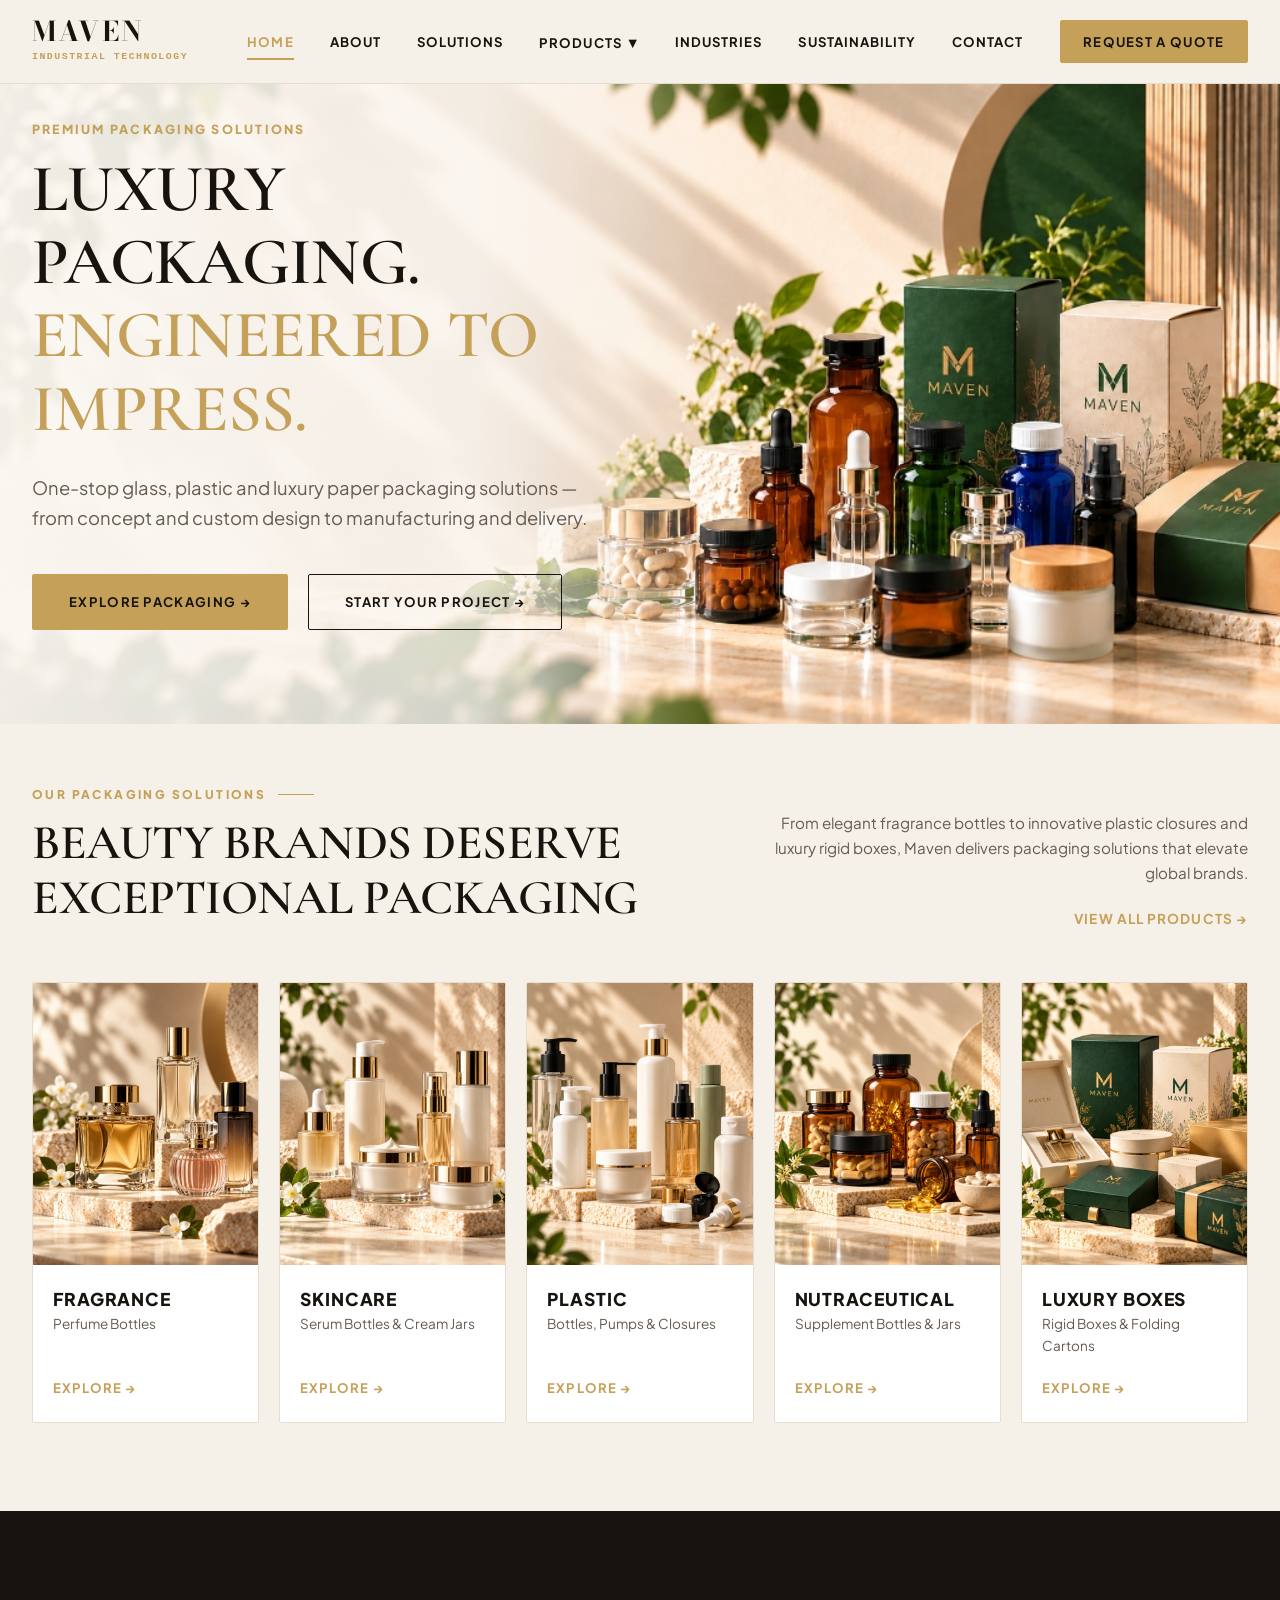
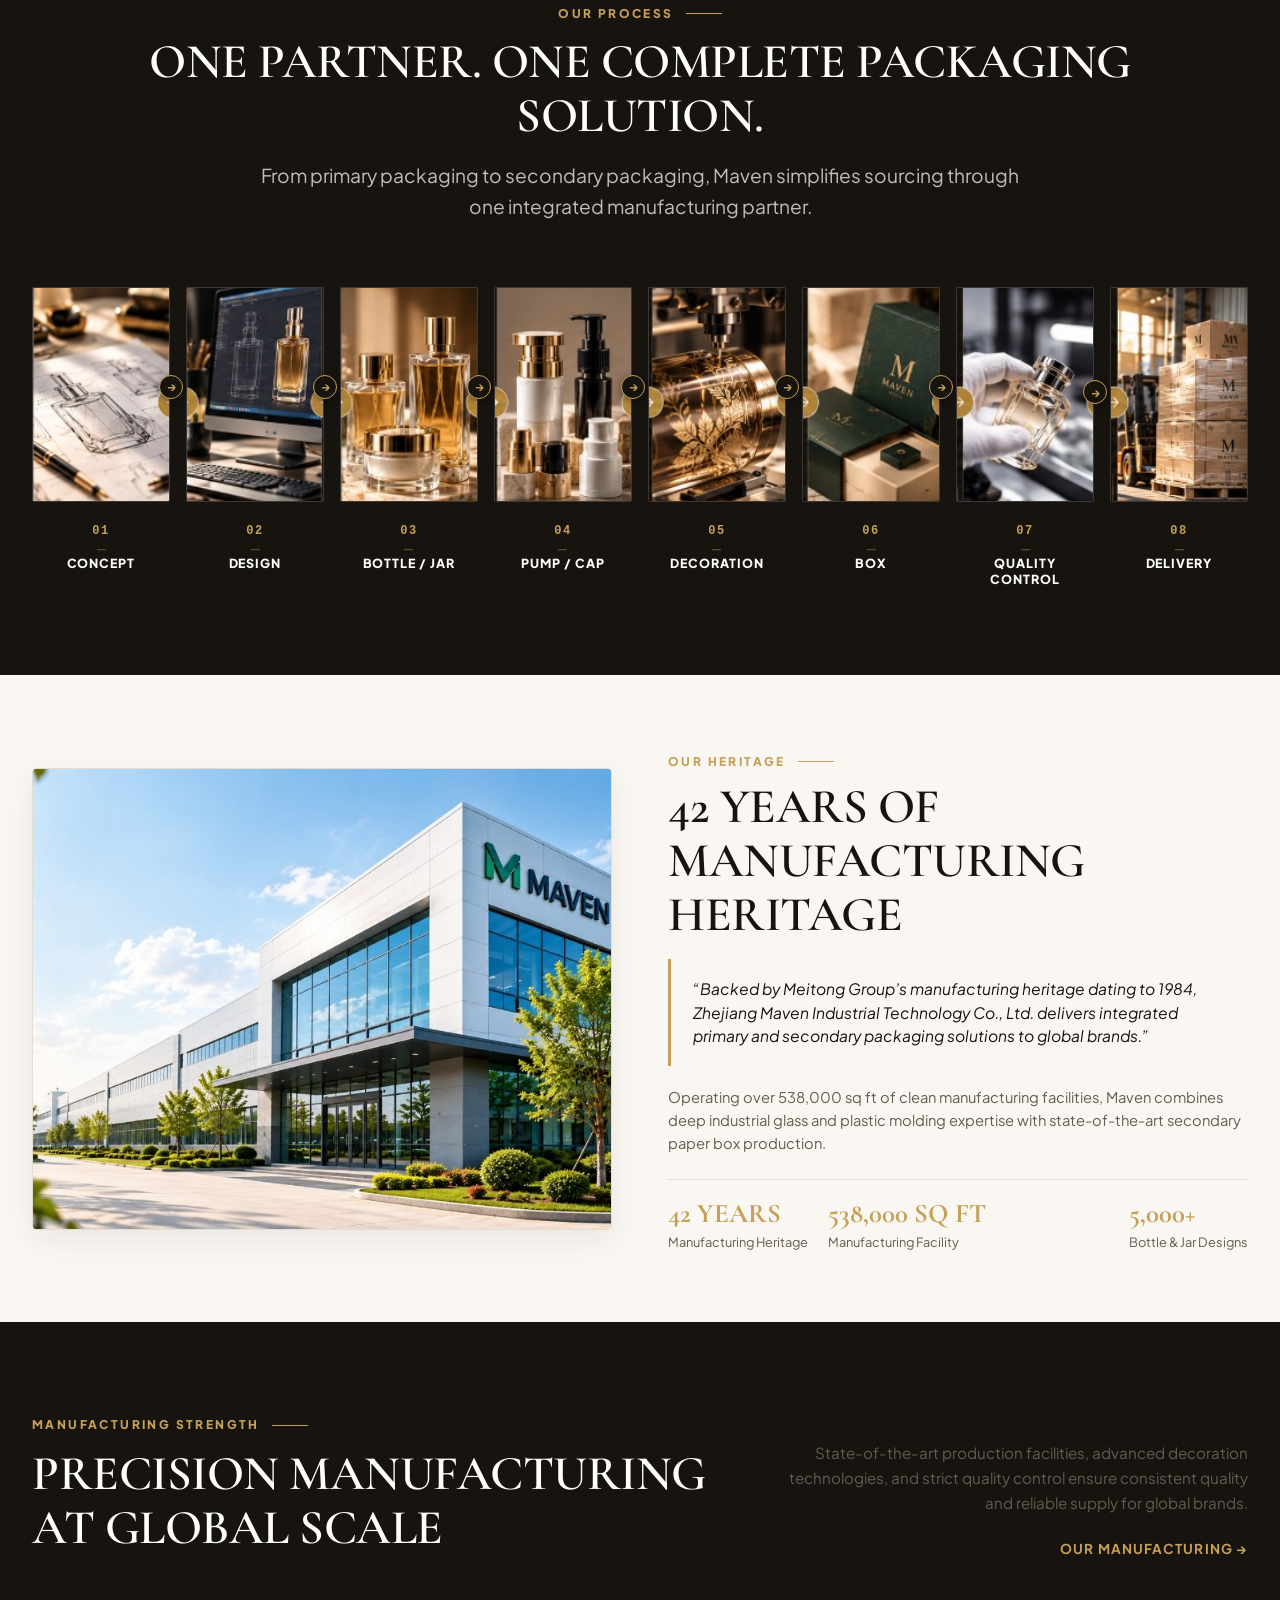
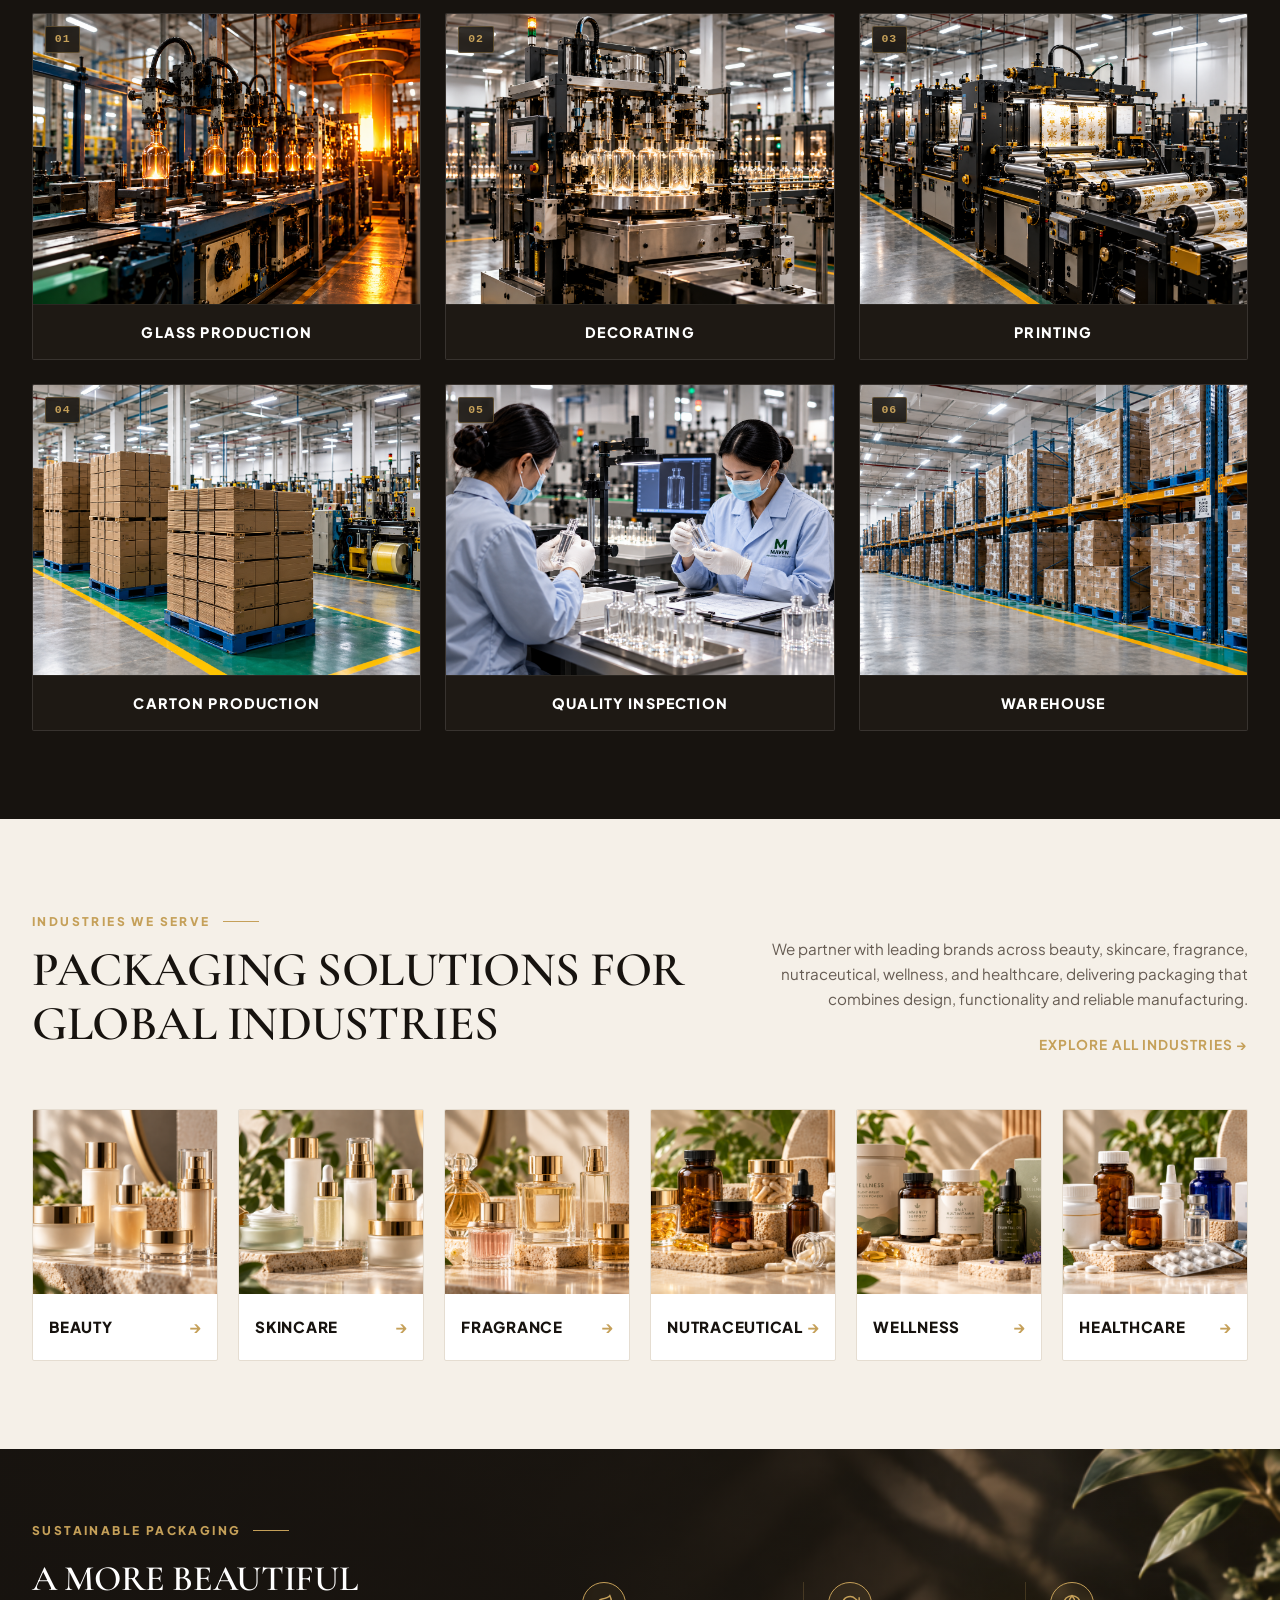
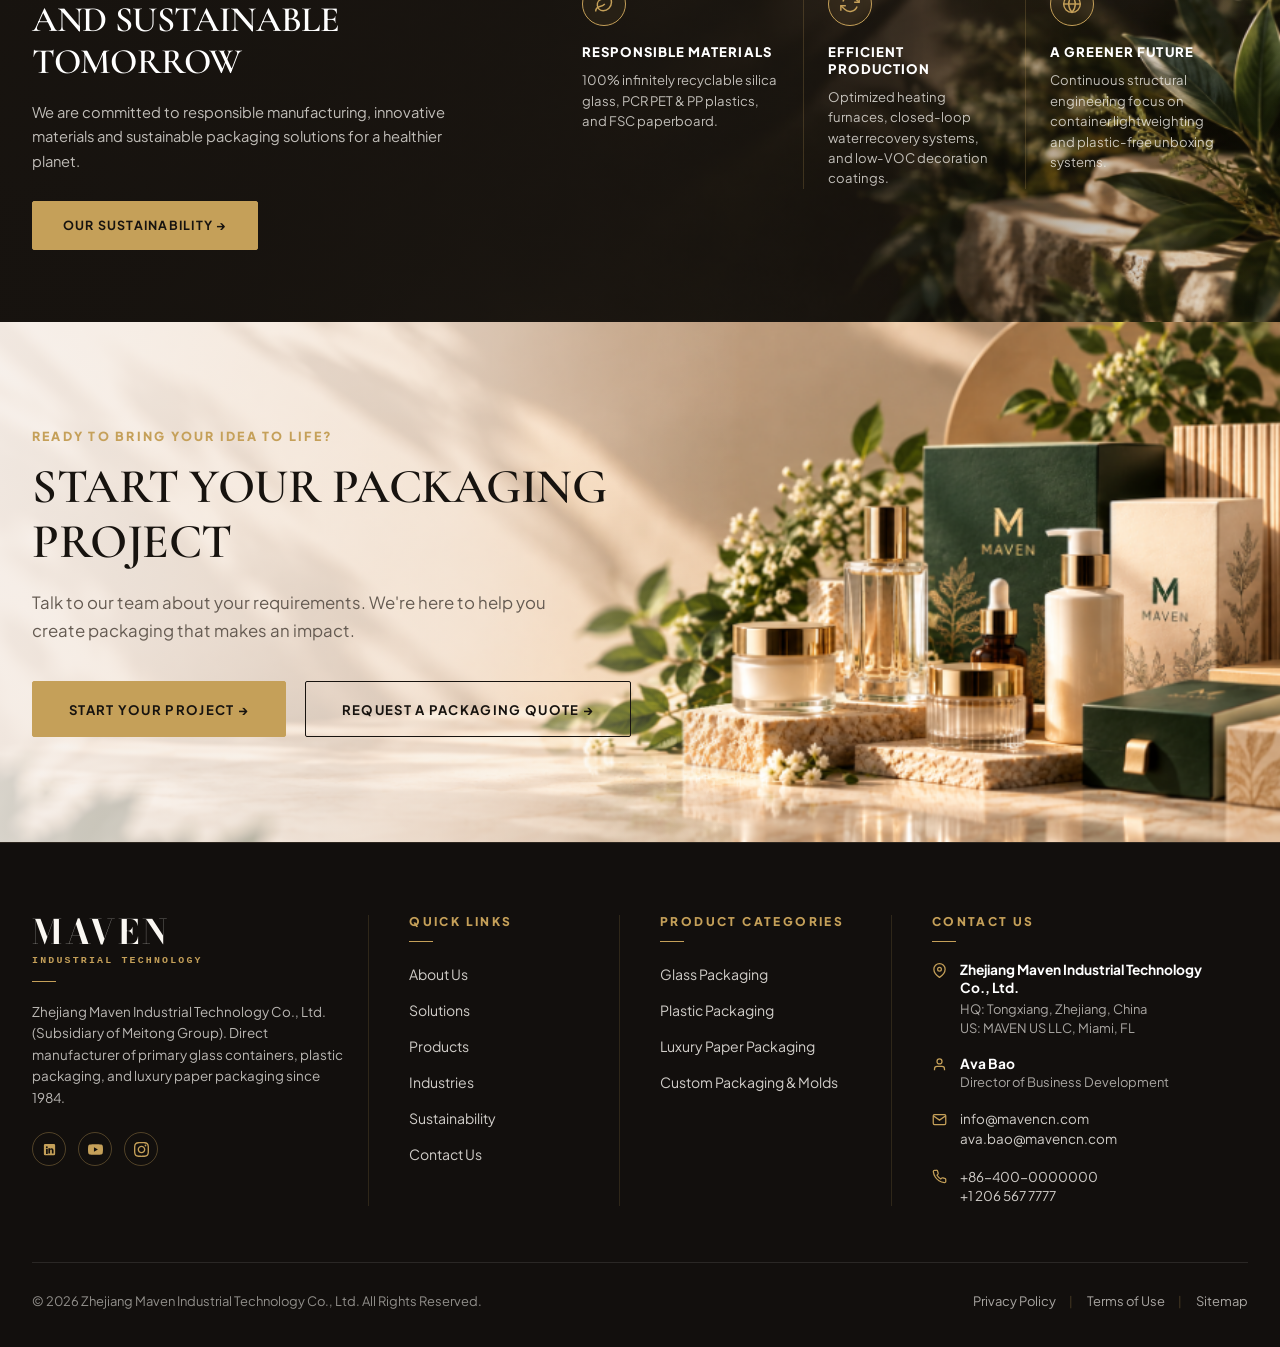
<file: index.html>
<!DOCTYPE html>
<html lang="en">
<head>
  <meta charset="UTF-8">
  <meta name="viewport" content="width=device-width, initial-scale=1.0">
  <title>Maven Industrial Technology | Luxury B2B Glass, Plastic & Paper Packaging Manufacturer</title>
  <meta name="description" content="Integrated primary glass packaging, plastic containers, luxury rigid paper boxes, and custom mold engineering for global beauty, skincare, fragrance, and nutraceutical brands. Backed by Meitong Group manufacturing heritage since 1984.">
  <link rel="preconnect" href="https://fonts.googleapis.com">
  <link rel="preconnect" href="https://fonts.gstatic.com" crossorigin>
  <link href="https://fonts.googleapis.com/css2?family=Bodoni+Moda:ital,opsz,wght@0,6..96,400..900;1,6..96,400..900&family=Cormorant+Garamond:ital,wght@0,400;0,500;0,600;0,700;1,400;1,600&family=Plus+Jakarta+Sans:wght@400;500;600;700;800&display=swap" rel="stylesheet">
  <link rel="stylesheet" href="style.css">
</head>
<body>

  <!-- SITE HEADER -->
  <header class="site-header">
    <div class="container header-inner">
      <a href="index.html" class="brand-logo">
        <span class="logo-main">MAVEN</span>
        <span class="logo-sub">INDUSTRIAL TECHNOLOGY</span>
      </a>

      <nav class="nav-links">
        <a href="index.html" class="nav-item active">Home</a>
        <a href="about.html" class="nav-item">About</a>
        <a href="solutions.html" class="nav-item">Solutions</a>
        
        <!-- Products Sub-navigation Dropdown -->
        <div class="nav-dropdown-wrapper">
          <a href="products.html" class="nav-item">Products <span style="font-size: 0.7rem; margin-left: 0.2rem;">▼</span></a>
          <div class="nav-dropdown-menu">
            <a href="products.html?cat=fragrance">Fragrance Bottles</a>
            <a href="products.html?cat=cosmetic">Skincare & Cosmetics</a>
            <a href="products.html?cat=plastic">Plastic Bottles & Pumps</a>
            <a href="products.html?cat=nutra">Nutraceutical Jars</a>
            <a href="products.html?cat=paper">Luxury Rigid Boxes</a>
          </div>
        </div>

        <a href="industries.html" class="nav-item">Industries</a>
        <a href="sustainability.html" class="nav-item">Sustainability</a>
        <a href="contact.html" class="nav-item">Contact</a>
        <a href="#rfq" class="btn btn-gold trigger-rfq" style="padding: 0.6rem 1.4rem;">REQUEST A QUOTE</a>
      </nav>

      <button class="mobile-toggle" aria-label="Toggle Navigation">&#9776;</button>
    </div>
  </header>

  <!-- HERO SECTION: CINEMATIC LUXURY STILL LIFE BANNER -->
  <section class="hero-cinematic-banner">
    <div class="container hero-cinematic-container">
      <div class="hero-content-block">
        <span class="eyebrow-label">PREMIUM PACKAGING SOLUTIONS</span>
        
        <h1 class="display-title">
          LUXURY PACKAGING. <br>
          <span style="color: var(--color-gold-accent);">ENGINEERED TO IMPRESS.</span>
        </h1>

        <p class="hero-description">
          One-stop glass, plastic and luxury paper packaging solutions — from concept and custom design to manufacturing and delivery.
        </p>

        <div class="hero-actions">
          <a href="products.html" class="btn btn-gold">EXPLORE PACKAGING &rarr;</a>
          <a href="#rfq" class="btn btn-outline-dark trigger-rfq">START YOUR PROJECT &rarr;</a>
        </div>
      </div>
    </div>
  </section>

  <!-- SECTION 2: PACKAGING CATEGORIES (WARM IVORY) -->
  <section class="section mode-ivory-warm section-solutions">
    <div class="container">
      <div class="section-header-flex">
        <div class="section-header-left">
          <span class="section-num">OUR PACKAGING SOLUTIONS</span>
          <h2 class="editorial-heading">BEAUTY BRANDS DESERVE EXCEPTIONAL PACKAGING</h2>
        </div>
        <div class="section-header-right">
          <p class="editorial-lead">
            From elegant fragrance bottles to innovative plastic closures and luxury rigid boxes, Maven delivers packaging solutions that elevate global brands.
          </p>
          <a href="products.html" class="link-arrow">VIEW ALL PRODUCTS &rarr;</a>
        </div>
      </div>

      <!-- 5 Visual Product Tiles -->
      <div class="categories-5col-grid">
        
        <!-- Tile 1: Fragrance -->
        <div class="cat-tile-card">
          <div class="cat-tile-img-wrapper">
            <img src="images/cat_fragrance.jpg" alt="Fragrance Perfume Glass Bottles Showcase">
          </div>
          <div class="cat-tile-body">
            <div>
              <h3 class="cat-tile-title">FRAGRANCE</h3>
              <p class="cat-tile-sub">Perfume Bottles</p>
            </div>
            <a href="products.html?cat=fragrance" class="cat-tile-link">EXPLORE &rarr;</a>
          </div>
        </div>

        <!-- Tile 2: Skincare -->
        <div class="cat-tile-card">
          <div class="cat-tile-img-wrapper">
            <img src="images/cat_skincare.jpg" alt="Skincare Serum Bottles and Cream Jars Showcase">
          </div>
          <div class="cat-tile-body">
            <div>
              <h3 class="cat-tile-title">SKINCARE</h3>
              <p class="cat-tile-sub">Serum Bottles & Cream Jars</p>
            </div>
            <a href="products.html?cat=cosmetic" class="cat-tile-link">EXPLORE &rarr;</a>
          </div>
        </div>

        <!-- Tile 3: Plastic -->
        <div class="cat-tile-card">
          <div class="cat-tile-img-wrapper">
            <img src="images/cat_plastic.jpg" alt="Plastic PET PP PCR Bottles Pumps and Closures Showcase">
          </div>
          <div class="cat-tile-body">
            <div>
              <h3 class="cat-tile-title">PLASTIC</h3>
              <p class="cat-tile-sub">Bottles, Pumps & Closures</p>
            </div>
            <a href="products.html?cat=plastic" class="cat-tile-link">EXPLORE &rarr;</a>
          </div>
        </div>

        <!-- Tile 4: Nutraceutical -->
        <div class="cat-tile-card">
          <div class="cat-tile-img-wrapper">
            <img src="images/cat_nutra.jpg" alt="Nutraceutical Amber Glass Supplement Bottles and Jars Showcase">
          </div>
          <div class="cat-tile-body">
            <div>
              <h3 class="cat-tile-title">NUTRACEUTICAL</h3>
              <p class="cat-tile-sub">Supplement Bottles & Jars</p>
            </div>
            <a href="products.html?cat=nutra" class="cat-tile-link">EXPLORE &rarr;</a>
          </div>
        </div>

        <!-- Tile 5: Luxury Boxes -->
        <div class="cat-tile-card">
          <div class="cat-tile-img-wrapper">
            <img src="images/cat_paper.jpg" alt="Luxury Rigid Paper Boxes and Cartons Showcase">
          </div>
          <div class="cat-tile-body">
            <div>
              <h3 class="cat-tile-title">LUXURY BOXES</h3>
              <p class="cat-tile-sub">Rigid Boxes & Folding Cartons</p>
            </div>
            <a href="products.html?cat=paper" class="cat-tile-link">EXPLORE &rarr;</a>
          </div>
        </div>

      </div>
    </div>
  </section>

  <!-- SECTION 3: ONE-STOP SOLUTION PROCESS (DEEP CHARCOAL) -->
  <section class="section mode-charcoal">
    <div class="container" style="text-align: center;">
      <span class="section-num" style="justify-content: center;">OUR PROCESS</span>
      <h2 class="editorial-heading" style="color: var(--color-white); margin-bottom: 1rem;">ONE PARTNER. ONE COMPLETE PACKAGING SOLUTION.</h2>
      <p class="editorial-lead" style="max-width: 760px; margin: 0 auto 4rem; color: var(--color-text-inverse-muted);">
        From primary packaging to secondary packaging, Maven simplifies sourcing through one integrated manufacturing partner.
      </p>

      <!-- 8-Step Pipeline Grid -->
      <div class="onestop-pipeline-wrapper">
        <div class="onestop-pipeline-grid">
          
          <!-- Step 1 -->
          <div class="process-step-item">
            <div class="process-image-panel">
              <img src="images/process_01.jpg" alt="01 Concept Packaging Design Phase">
            </div>
            <div class="process-step-label">
              <span class="step-num">01</span>
              <span class="step-dash">&mdash;</span>
              <span class="step-title">CONCEPT</span>
            </div>
          </div>

          <!-- Step 2 -->
          <div class="process-step-item">
            <div class="process-image-panel">
              <img src="images/process_02.jpg" alt="02 Engineering & Design Phase">
            </div>
            <div class="process-step-label">
              <span class="step-num">02</span>
              <span class="step-dash">&mdash;</span>
              <span class="step-title">DESIGN</span>
            </div>
          </div>

          <!-- Step 3 -->
          <div class="process-step-item">
            <div class="process-image-panel">
              <img src="images/process_03.jpg" alt="03 Bottle and Jar Manufacturing">
            </div>
            <div class="process-step-label">
              <span class="step-num">03</span>
              <span class="step-dash">&mdash;</span>
              <span class="step-title">BOTTLE / JAR</span>
            </div>
          </div>

          <!-- Step 4 -->
          <div class="process-step-item">
            <div class="process-image-panel">
              <img src="images/process_04.jpg" alt="04 Precision Pump and Cap Assembly">
            </div>
            <div class="process-step-label">
              <span class="step-num">04</span>
              <span class="step-dash">&mdash;</span>
              <span class="step-title">PUMP / CAP</span>
            </div>
          </div>

          <!-- Step 5 -->
          <div class="process-step-item">
            <div class="process-image-panel">
              <img src="images/process_05.jpg" alt="05 Surface Decoration and Hot Stamping">
            </div>
            <div class="process-step-label">
              <span class="step-num">05</span>
              <span class="step-dash">&mdash;</span>
              <span class="step-title">DECORATION</span>
            </div>
          </div>

          <!-- Step 6 -->
          <div class="process-step-item">
            <div class="process-image-panel">
              <img src="images/process_06.jpg" alt="06 Rigid Box & Secondary Packaging">
            </div>
            <div class="process-step-label">
              <span class="step-num">06</span>
              <span class="step-dash">&mdash;</span>
              <span class="step-title">BOX</span>
            </div>
          </div>

          <!-- Step 7 -->
          <div class="process-step-item">
            <div class="process-image-panel">
              <img src="images/process_07.jpg" alt="07 Quality Assurance and Testing">
            </div>
            <div class="process-step-label">
              <span class="step-num">07</span>
              <span class="step-dash">&mdash;</span>
              <span class="step-title">QUALITY<br>CONTROL</span>
            </div>
          </div>

          <!-- Step 8 -->
          <div class="process-step-item">
            <div class="process-image-panel">
              <img src="images/process_08.jpg" alt="08 Logistics and Global Delivery">
            </div>
            <div class="process-step-label">
              <span class="step-num">08</span>
              <span class="step-dash">&mdash;</span>
              <span class="step-title">DELIVERY</span>
            </div>
          </div>

        </div>
      </div>
    </div>
  </section>

  <!-- SECTION 4: MAVEN HERITAGE (WARM IVORY SPLIT) -->
  <section class="section mode-ivory section-heritage">
    <div class="container">
      <div class="heritage-split-grid">
        <div class="heritage-img-block">
          <img src="images/factory.jpg" alt="Zhejiang Maven Industrial Facility Headquarters">
        </div>

        <div class="heritage-content-block">
          <span class="section-num">OUR HERITAGE</span>
          <h2 class="editorial-heading" style="margin-bottom: 1rem;">42 YEARS OF MANUFACTURING HERITAGE</h2>

          <div class="heritage-quote-box">
            “Backed by Meitong Group’s manufacturing heritage dating to 1984, Zhejiang Maven Industrial Technology Co., Ltd. delivers integrated primary and secondary packaging solutions to global brands.”
          </div>

          <p class="editorial-lead" style="font-size: 0.92rem; margin-bottom: 1.5rem; line-height: 1.55;">
            Operating over 538,000 sq ft of clean manufacturing facilities, Maven combines deep industrial glass and plastic molding expertise with state-of-the-art secondary paper box production.
          </p>

          <div class="stats-counter-grid">
            <div class="stat-counter-item">
              <span class="stat-val">42 YEARS</span>
              <span class="stat-lbl">Manufacturing Heritage</span>
            </div>
            <div class="stat-counter-item">
              <span class="stat-val">538,000 SQ FT</span>
              <span class="stat-lbl">Manufacturing Facility</span>
            </div>
            <div class="stat-counter-item">
              <span class="stat-val">5,000+</span>
              <span class="stat-lbl">Bottle & Jar Designs</span>
            </div>
          </div>
        </div>
      </div>
    </div>
  </section>

  <!-- SECTION 5: PRECISION MANUFACTURING (DEEP CHARCOAL) -->
  <section class="section mode-charcoal section-mfg">
    <div class="container">
      <div class="section-header-flex">
        <div class="section-header-left">
          <span class="section-num">MANUFACTURING STRENGTH</span>
          <h2 class="editorial-heading">PRECISION MANUFACTURING AT GLOBAL SCALE</h2>
        </div>
        <div class="section-header-right">
          <p class="editorial-lead">
            State-of-the-art production facilities, advanced decoration technologies, and strict quality control ensure consistent quality and reliable supply for global brands.
          </p>
          <a href="about.html" class="link-arrow">OUR MANUFACTURING &rarr;</a>
        </div>
      </div>

      <!-- 6-Tile Manufacturing Capability Gallery -->
      <div class="mfg-gallery-6grid">

        <!-- 01 Glass Production -->
        <div class="mfg-capability-card">
          <div class="mfg-card-img-wrapper">
            <img src="images/glassProduction.png" alt="Glass Production Facility" loading="lazy">
            <span class="mfg-card-num">01</span>
          </div>
          <div class="mfg-card-caption">
            <h3 class="mfg-card-title">GLASS PRODUCTION</h3>
          </div>
        </div>

        <!-- 02 Decorating -->
        <div class="mfg-capability-card">
          <div class="mfg-card-img-wrapper">
            <img src="images/decorating.png" alt="Container Coating and Decoration Facility" loading="lazy">
            <span class="mfg-card-num">02</span>
          </div>
          <div class="mfg-card-caption">
            <h3 class="mfg-card-title">DECORATING</h3>
          </div>
        </div>

        <!-- 03 Printing -->
        <div class="mfg-capability-card">
          <div class="mfg-card-img-wrapper">
            <img src="images/printing.png" alt="Silk-Screen and Hot-Stamping Printing Facility" loading="lazy">
            <span class="mfg-card-num">03</span>
          </div>
          <div class="mfg-card-caption">
            <h3 class="mfg-card-title">PRINTING</h3>
          </div>
        </div>

        <!-- 04 Carton Production -->
        <div class="mfg-capability-card">
          <div class="mfg-card-img-wrapper">
            <img src="images/cartonProduction.png" alt="Paper Box and Folding Carton Production Facility" loading="lazy">
            <span class="mfg-card-num">04</span>
          </div>
          <div class="mfg-card-caption">
            <h3 class="mfg-card-title">CARTON PRODUCTION</h3>
          </div>
        </div>

        <!-- 05 Quality Inspection -->
        <div class="mfg-capability-card">
          <div class="mfg-card-img-wrapper">
            <img src="images/QualityCheck.png" alt="Quality Assurance and Testing Facility" loading="lazy">
            <span class="mfg-card-num">05</span>
          </div>
          <div class="mfg-card-caption">
            <h3 class="mfg-card-title">QUALITY INSPECTION</h3>
          </div>
        </div>

        <!-- 06 Warehouse -->
        <div class="mfg-capability-card">
          <div class="mfg-card-img-wrapper">
            <img src="images/warehouse.png" alt="Inventory Logistics and Warehouse Facility" loading="lazy">
            <span class="mfg-card-num">06</span>
          </div>
          <div class="mfg-card-caption">
            <h3 class="mfg-card-title">WAREHOUSE</h3>
          </div>
        </div>

      </div>
    </div>
  </section>

  <!-- SECTION 6: INDUSTRIES WE SERVE (WARM IVORY) -->
  <section class="section mode-ivory-warm">
    <div class="container">
      <div class="section-header-flex">
        <div class="section-header-left">
          <span class="section-num">INDUSTRIES WE SERVE</span>
          <h2 class="editorial-heading">PACKAGING SOLUTIONS FOR GLOBAL INDUSTRIES</h2>
        </div>
        <div class="section-header-right">
          <p class="editorial-lead" style="margin-bottom: 1.25rem;">
            We partner with leading brands across beauty, skincare, fragrance, nutraceutical, wellness, and healthcare, delivering packaging that combines design, functionality and reliable manufacturing.
          </p>
          <a href="industries.html" class="link-arrow">EXPLORE ALL INDUSTRIES &rarr;</a>
        </div>
      </div>

      <!-- 6 Industry Visual Tiles -->
      <div class="industries-6col-grid">
        
        <div class="industry-tile-card">
          <div class="industry-tile-img">
            <img src="images/industry-beauty.png" alt="Beauty Packaging">
          </div>
          <div class="industry-tile-footer">
            <span class="industry-tile-name">BEAUTY</span>
            <span style="color: var(--color-gold-accent); font-weight: 700;">&rarr;</span>
          </div>
        </div>

        <div class="industry-tile-card">
          <div class="industry-tile-img">
            <img src="images/industry-skincare.png" alt="Skincare Packaging">
          </div>
          <div class="industry-tile-footer">
            <span class="industry-tile-name">SKINCARE</span>
            <span style="color: var(--color-gold-accent); font-weight: 700;">&rarr;</span>
          </div>
        </div>

        <div class="industry-tile-card">
          <div class="industry-tile-img">
            <img src="images/industry-fragrance.png" alt="Fragrance Packaging">
          </div>
          <div class="industry-tile-footer">
            <span class="industry-tile-name">FRAGRANCE</span>
            <span style="color: var(--color-gold-accent); font-weight: 700;">&rarr;</span>
          </div>
        </div>

        <div class="industry-tile-card">
          <div class="industry-tile-img">
            <img src="images/industry-nutraceutical.png" alt="Nutraceutical Packaging">
          </div>
          <div class="industry-tile-footer">
            <span class="industry-tile-name">NUTRACEUTICAL</span>
            <span style="color: var(--color-gold-accent); font-weight: 700;">&rarr;</span>
          </div>
        </div>

        <div class="industry-tile-card">
          <div class="industry-tile-img">
            <img src="images/industry-wellness.png" alt="Wellness Packaging">
          </div>
          <div class="industry-tile-footer">
            <span class="industry-tile-name">WELLNESS</span>
            <span style="color: var(--color-gold-accent); font-weight: 700;">&rarr;</span>
          </div>
        </div>

        <div class="industry-tile-card">
          <div class="industry-tile-img">
            <img src="images/industry-healthcare.png" alt="Healthcare Packaging">
          </div>
          <div class="industry-tile-footer">
            <span class="industry-tile-name">HEALTHCARE</span>
            <span style="color: var(--color-gold-accent); font-weight: 700;">&rarr;</span>
          </div>
        </div>

      </div>
    </div>
  </section>

  <!-- SECTION 7: SUSTAINABILITY (COMPACT DARK LUXURY BANNER WITH PHOTOGRAPHIC BACKGROUND) -->
  <section class="section mode-charcoal section-sustainability">
    <div class="container container-sustainability">
      <div class="sustainability-grid-layout">
        
        <!-- Left Editorial Block -->
        <div class="sust-left-block">
          <span class="section-num">SUSTAINABLE PACKAGING</span>
          <h2 class="editorial-heading sust-heading">A MORE BEAUTIFUL<br>AND SUSTAINABLE<br>TOMORROW</h2>
          <p class="sust-lead-text">
            We are committed to responsible manufacturing, innovative materials and sustainable packaging solutions for a healthier planet.
          </p>
          <a href="sustainability.html" class="btn btn-gold sust-cta-btn">OUR SUSTAINABILITY &rarr;</a>
        </div>

        <!-- Right 3-Column Features Row -->
        <div class="sust-features-horizontal">
          
          <!-- Feature 01 -->
          <div class="sust-col-item">
            <div class="sust-icon-circle">
              <svg width="20" height="20" viewBox="0 0 24 24" fill="none" stroke="currentColor" stroke-width="1.75"><path d="M11 20A7 7 0 0 1 9.8 6.1C15.5 5 17 4.48 19 2c1 2 2 4.18 2 8 0 5.5-4.78 10-10 10Z"/><path d="M2 21c0-3 1.85-5.36 5.08-6C9.5 14.52 12 13 13 12"/></svg>
            </div>
            <h3 class="sust-col-title">RESPONSIBLE MATERIALS</h3>
            <p class="sust-col-desc">100% infinitely recyclable silica glass, PCR PET &amp; PP plastics, and FSC paperboard.</p>
          </div>

          <!-- Feature 02 -->
          <div class="sust-col-item">
            <div class="sust-icon-circle">
              <svg width="20" height="20" viewBox="0 0 24 24" fill="none" stroke="currentColor" stroke-width="1.75"><polyline points="23 4 23 10 17 10"/><polyline points="1 20 1 14 7 14"/><path d="M3.51 9a9 9 0 0114.85-3.36L23 10M1 14l4.64 4.36A9 9 0 0020.49 15"/></svg>
            </div>
            <h3 class="sust-col-title">EFFICIENT PRODUCTION</h3>
            <p class="sust-col-desc">Optimized heating furnaces, closed-loop water recovery systems, and low-VOC decoration coatings.</p>
          </div>

          <!-- Feature 03 -->
          <div class="sust-col-item">
            <div class="sust-icon-circle">
              <svg width="20" height="20" viewBox="0 0 24 24" fill="none" stroke="currentColor" stroke-width="1.75"><circle cx="12" cy="12" r="10"/><path d="M2 12h20"/><path d="M12 2a15.3 15.3 0 014 10 15.3 15.3 0 01-4 10 15.3 15.3 0 01-4-10 15.3 15.3 0 014-10z"/></svg>
            </div>
            <h3 class="sust-col-title">A GREENER FUTURE</h3>
            <p class="sust-col-desc">Continuous structural engineering focus on container lightweighting and plastic-free unboxing systems.</p>
          </div>

        </div>

      </div>
    </div>
  </section>

  <!-- SECTION 8: PROJECT CTA BANNER (FULL-WIDTH PHOTOGRAPHIC BACKGROUND) -->
  <section class="section section-project-cta">
    <div class="container">
      <div class="project-cta-wrapper">
        <div class="project-cta-content">
          <span class="eyebrow-label">READY TO BRING YOUR IDEA TO LIFE?</span>
          <h2 class="editorial-heading cta-heading">START YOUR PACKAGING PROJECT</h2>
          <p class="editorial-lead cta-lead">
            Talk to our team about your requirements. We're here to help you create packaging that makes an impact.
          </p>
          <div class="cta-actions-row">
            <a href="#rfq" class="btn btn-gold trigger-rfq">START YOUR PROJECT &rarr;</a>
            <a href="contact.html" class="btn btn-outline-dark">REQUEST A PACKAGING QUOTE &rarr;</a>
          </div>
        </div>
      </div>
    </div>
  </section>

  <!-- SITE FOOTER (DEEP CHARCOAL) -->
  <footer class="site-footer">
    <div class="container">
      <div class="footer-top-grid">
        
        <!-- Column 1: Brand & Overview -->
        <div class="footer-col footer-brand-col">
          <div class="logo-main">MAVEN</div>
          <div class="logo-sub">INDUSTRIAL TECHNOLOGY</div>
          <div class="gold-dash-underline"></div>
          <p class="footer-brand-desc">
            Zhejiang Maven Industrial Technology Co., Ltd. (Subsidiary of Meitong Group). Direct manufacturer of primary glass containers, plastic packaging, and luxury paper packaging since 1984.
          </p>
          <div class="social-icons-row">
            <a href="#" class="social-icon-btn" aria-label="LinkedIn">
              <svg width="15" height="15" fill="currentColor" viewBox="0 0 24 24"><path d="M19 3a2 2 0 0 1 2 2v14a2 2 0 0 1-2 2H5a2 2 0 0 1-2-2V5a2 2 0 0 1 2-2h14m-.5 15.5v-5.3a3.26 3.26 0 0 0-3.26-3.26c-.85 0-1.84.52-2.28 1.3v-1.11h-2.79v8.37h2.79v-4.93c0-.77.62-1.4 1.39-1.4a1.4 1.4 0 0 1 1.4 1.4v4.93h2.75M6.46 10.9v8.37H9.25V10.9H6.46M7.86 6.72a1.49 1.49 0 1 0 0 2.97 1.49 1.49 0 0 0 0-2.97z"/></svg>
            </a>
            <a href="#" class="social-icon-btn" aria-label="YouTube">
              <svg width="15" height="15" fill="currentColor" viewBox="0 0 24 24"><path d="M23.498 6.186a3.016 3.016 0 0 0-2.122-2.136C19.505 3.545 12 3.545 12 3.545s-7.505 0-9.377.505A3.017 3.017 0 0 0 .502 6.186C0 8.07 0 12 0 12s0 3.93.502 5.814a3.016 3.016 0 0 0 2.122 2.136c1.871.505 9.376.505 9.376.505s7.505 0 9.377-.505a3.015 3.015 0 0 0 2.122-2.136C24 15.93 24 12 24 12s0-3.93-.502-5.814zM9.545 15.568V8.432L15.818 12l-6.273 3.568z"/></svg>
            </a>
            <a href="#" class="social-icon-btn" aria-label="Instagram">
              <svg width="15" height="15" fill="currentColor" viewBox="0 0 24 24"><path d="M12 2.163c3.204 0 3.584.012 4.85.07 3.252.148 4.771 1.691 4.919 4.919.058 1.265.069 1.645.069 4.849 0 3.205-.012 3.584-.069 4.849-.149 3.225-1.664 4.771-4.919 4.919-1.266.058-1.644.07-4.85.07-3.204 0-3.584-.012-4.849-.07-3.26-.149-4.771-1.699-4.919-4.92-.058-1.265-.07-1.644-.07-4.849 0-3.204.013-3.583.07-4.849.149-3.227 1.664-4.771 4.919-4.919 1.266-.057 1.645-.069 4.849-.069zm0-2.163c-3.259 0-3.667.014-4.947.072-4.358.2-6.78 2.618-6.98 6.98-.059 1.281-.073 1.689-.073 4.948 0 3.259.014 3.668.072 4.948.2 4.358 2.618 6.78 6.98 6.98 1.281.058 1.689.072 4.948.072 3.259 0 3.668-.014 4.948-.072 4.354-.2 6.782-2.618 6.979-6.98.059-1.28.073-1.689.073-4.948 0-3.259-.014-3.667-.072-4.947-.196-4.354-2.617-6.78-6.979-6.98-1.281-.059-1.69-.073-4.949-.073zm0 5.838c-3.403 0-6.162 2.759-6.162 6.162s2.759 6.163 6.162 6.163 6.162-2.759 6.162-6.163c0-3.403-2.759-6.162-6.162-6.162zm0 10.162c-2.209 0-4-1.79-4-4 0-2.209 1.791-4 4-4s4 1.791 4 4c0 2.21-1.791 4-4 4zm6.406-11.845c-.796 0-1.441.645-1.441 1.44s.645 1.44 1.441 1.44c.795 0 1.439-.645 1.439-1.44s-.644-1.44-1.439-1.44z"/></svg>
            </a>
          </div>
        </div>

        <!-- Column 2: Quick Links -->
        <div class="footer-col">
          <h4 class="footer-col-title">QUICK LINKS</h4>
          <div class="gold-dash-underline"></div>
          <ul class="footer-nav-list">
            <li><a href="about.html">About Us</a></li>
            <li><a href="solutions.html">Solutions</a></li>
            <li><a href="products.html">Products</a></li>
            <li><a href="industries.html">Industries</a></li>
            <li><a href="sustainability.html">Sustainability</a></li>
            <li><a href="contact.html">Contact Us</a></li>
          </ul>
        </div>

        <!-- Column 3: Product Categories -->
        <div class="footer-col">
          <h4 class="footer-col-title">PRODUCT CATEGORIES</h4>
          <div class="gold-dash-underline"></div>
          <ul class="footer-nav-list">
            <li><a href="products.html?cat=glass">Glass Packaging</a></li>
            <li><a href="products.html?cat=plastic">Plastic Packaging</a></li>
            <li><a href="products.html?cat=paper">Luxury Paper Packaging</a></li>
            <li><a href="solutions.html">Custom Packaging &amp; Molds</a></li>
          </ul>
        </div>

        <!-- Column 4: Contact Us -->
        <div class="footer-col">
          <h4 class="footer-col-title">CONTACT US</h4>
          <div class="gold-dash-underline"></div>
          <div class="footer-contact-list">
            
            <div class="footer-contact-item">
              <span class="contact-item-icon">
                <svg width="15" height="15" viewBox="0 0 24 24" fill="none" stroke="currentColor" stroke-width="2"><path d="M21 10c0 7-9 13-9 13s-9-6-9-13a9 9 0 0 1 18 0z"/><circle cx="12" cy="10" r="3"/></svg>
              </span>
              <div>
                <span class="contact-company-name">Zhejiang Maven Industrial Technology Co., Ltd.</span>
                <span class="contact-sub-text">HQ: Tongxiang, Zhejiang, China</span>
                <span class="contact-sub-text">US: MAVEN US LLC, Miami, FL</span>
              </div>
            </div>

            <div class="footer-contact-item">
              <span class="contact-item-icon">
                <svg width="15" height="15" viewBox="0 0 24 24" fill="none" stroke="currentColor" stroke-width="2"><path d="M20 21v-2a4 4 0 0 0-4-4H8a4 4 0 0 0-4 4v2"/><circle cx="12" cy="7" r="4"/></svg>
              </span>
              <div>
                <span class="contact-person-name">Ava Bao</span>
                <span class="contact-sub-text">Director of Business Development</span>
              </div>
            </div>

            <div class="footer-contact-item">
              <span class="contact-item-icon">
                <svg width="15" height="15" viewBox="0 0 24 24" fill="none" stroke="currentColor" stroke-width="2"><path d="M4 4h16c1.1 0 2 .9 2 2v12c0 1.1-.9 2-2 2H4c-1.1 0-2-.9-2-2V6c0-1.1.9-2 2-2z"/><polyline points="22,6 12,13 2,6"/></svg>
              </span>
              <div>
                <a href="mailto:info@mavencn.com" class="contact-link">info@mavencn.com</a>
                <a href="mailto:ava.bao@mavencn.com" class="contact-link">ava.bao@mavencn.com</a>
              </div>
            </div>

            <div class="footer-contact-item">
              <span class="contact-item-icon">
                <svg width="15" height="15" viewBox="0 0 24 24" fill="none" stroke="currentColor" stroke-width="2"><path d="M22 16.92v3a2 2 0 0 1-2.18 2 19.79 19.79 0 0 1-8.63-3.07 19.5 19.5 0 0 1-6-6 19.79 19.79 0 0 1-3.07-8.67A2 2 0 0 1 4.11 2h3a2 2 0 0 1 2 1.72 12.84 12.84 0 0 0 .7 2.81 2 2 0 0 1-.45 2.11L8.09 9.91a16 16 0 0 0 6 6l1.27-1.27a2 2 0 0 1 2.11-.45 12.84 12.84 0 0 0 2.81.7A2 2 0 0 1 22 16.92z"/></svg>
              </span>
              <div>
                <a href="tel:+864000000000" class="contact-link">+86-400-0000000</a>
                <a href="tel:+12065677777" class="contact-link">+1 206 567 7777</a>
              </div>
            </div>

          </div>
        </div>

      </div>

      <!-- Bottom Bar -->
      <div class="footer-bottom-bar">
        <div>&copy; 2026 Zhejiang Maven Industrial Technology Co., Ltd. All Rights Reserved.</div>
        <div class="footer-bottom-links">
          <a href="#">Privacy Policy</a>
          <span class="bottom-sep">|</span>
          <a href="#">Terms of Use</a>
          <span class="bottom-sep">|</span>
          <a href="#">Sitemap</a>
        </div>
      </div>
    </div>
  </footer>

  <!-- REQUEST A QUOTE / START YOUR PROJECT MODAL DIALOG -->
  <div class="modal-overlay" id="rfqModal">
    <div class="modal-content">
      <button class="modal-close close-rfq">&times;</button>
      <div class="section-num" style="margin-bottom: 0.4rem;">DIRECT INQUIRY</div>
      <h3 style="font-size: 1.8rem; color: var(--color-espresso-dark); margin-bottom: 0.5rem;">START YOUR PROJECT</h3>
      <p style="font-size: 0.9rem; color: var(--color-text-muted); margin-bottom: 2rem;">Complete the form below to receive a factory direct quotation or physical sample kit within 24 business hours.</p>

      <form class="quote-form-handler">
        <!-- Primary Fields -->
        <div class="form-row">
          <div class="form-group">
            <label class="form-label">Full Name *</label>
            <input type="text" class="form-control" required placeholder="John Doe">
          </div>
          <div class="form-group">
            <label class="form-label">Company Name *</label>
            <input type="text" class="form-control" required placeholder="Your Brand Ltd.">
          </div>
        </div>

        <div class="form-row">
          <div class="form-group">
            <label class="form-label">Business Email *</label>
            <input type="email" class="form-control" required placeholder="name@company.com">
          </div>
          <div class="form-group">
            <label class="form-label">What are you looking for? *</label>
            <input type="text" class="form-control" required placeholder="e.g. 50ml glass serum bottle + custom box">
          </div>
        </div>

        <!-- Optional / Second-stage Fields -->
        <div style="background-color: var(--color-ivory); padding: 1.25rem; border-radius: var(--radius-xs); margin-bottom: 1.5rem; border: 1px solid var(--color-border-light);">
          <div style="font-size: 0.8rem; font-weight: 800; text-transform: uppercase; letter-spacing: 0.08em; color: var(--color-gold-accent); margin-bottom: 1rem;">Additional Specifications (Optional)</div>
          
          <div class="form-row">
            <div class="form-group">
              <label class="form-label">Phone / WhatsApp</label>
              <input type="text" class="form-control" placeholder="+1 (555) 000-0000">
            </div>
            <div class="form-group">
              <label class="form-label">Packaging Category</label>
              <select class="form-control">
                <option>Glass Bottles & Jars</option>
                <option>Plastic Packaging (PET/PP/PCR)</option>
                <option>Luxury Paper Boxes & Cartons</option>
                <option>Integrated Glass + Paper Set</option>
                <option>Fragrance Perfume Packaging</option>
                <option>Custom Private Mold Project</option>
              </select>
            </div>
          </div>

          <div class="form-row">
            <div class="form-group">
              <label class="form-label">Estimated Order Quantity</label>
              <select class="form-control">
                <option>5,000 to 10,000 units</option>
                <option>10,000 to 50,000 units</option>
                <option>50,000+ units</option>
                <option>Custom sample evaluation</option>
              </select>
            </div>
            <div class="form-group">
              <label class="form-label">Attach Drawing / Artwork</label>
              <input type="file" class="form-control" style="padding: 0.5rem;">
            </div>
          </div>

          <div class="form-group" style="margin-bottom: 0;">
            <label class="form-label">Detailed Project Specifications</label>
            <textarea class="form-control" placeholder="Bottle capacity, neck thread, cap type, decoration, or secondary box style."></textarea>
          </div>
        </div>

        <button type="submit" class="btn btn-gold" style="width: 100%;">START YOUR PROJECT</button>
      </form>
    </div>
  </div>

  <script src="main.js"></script>
</body>
</html>
</file>
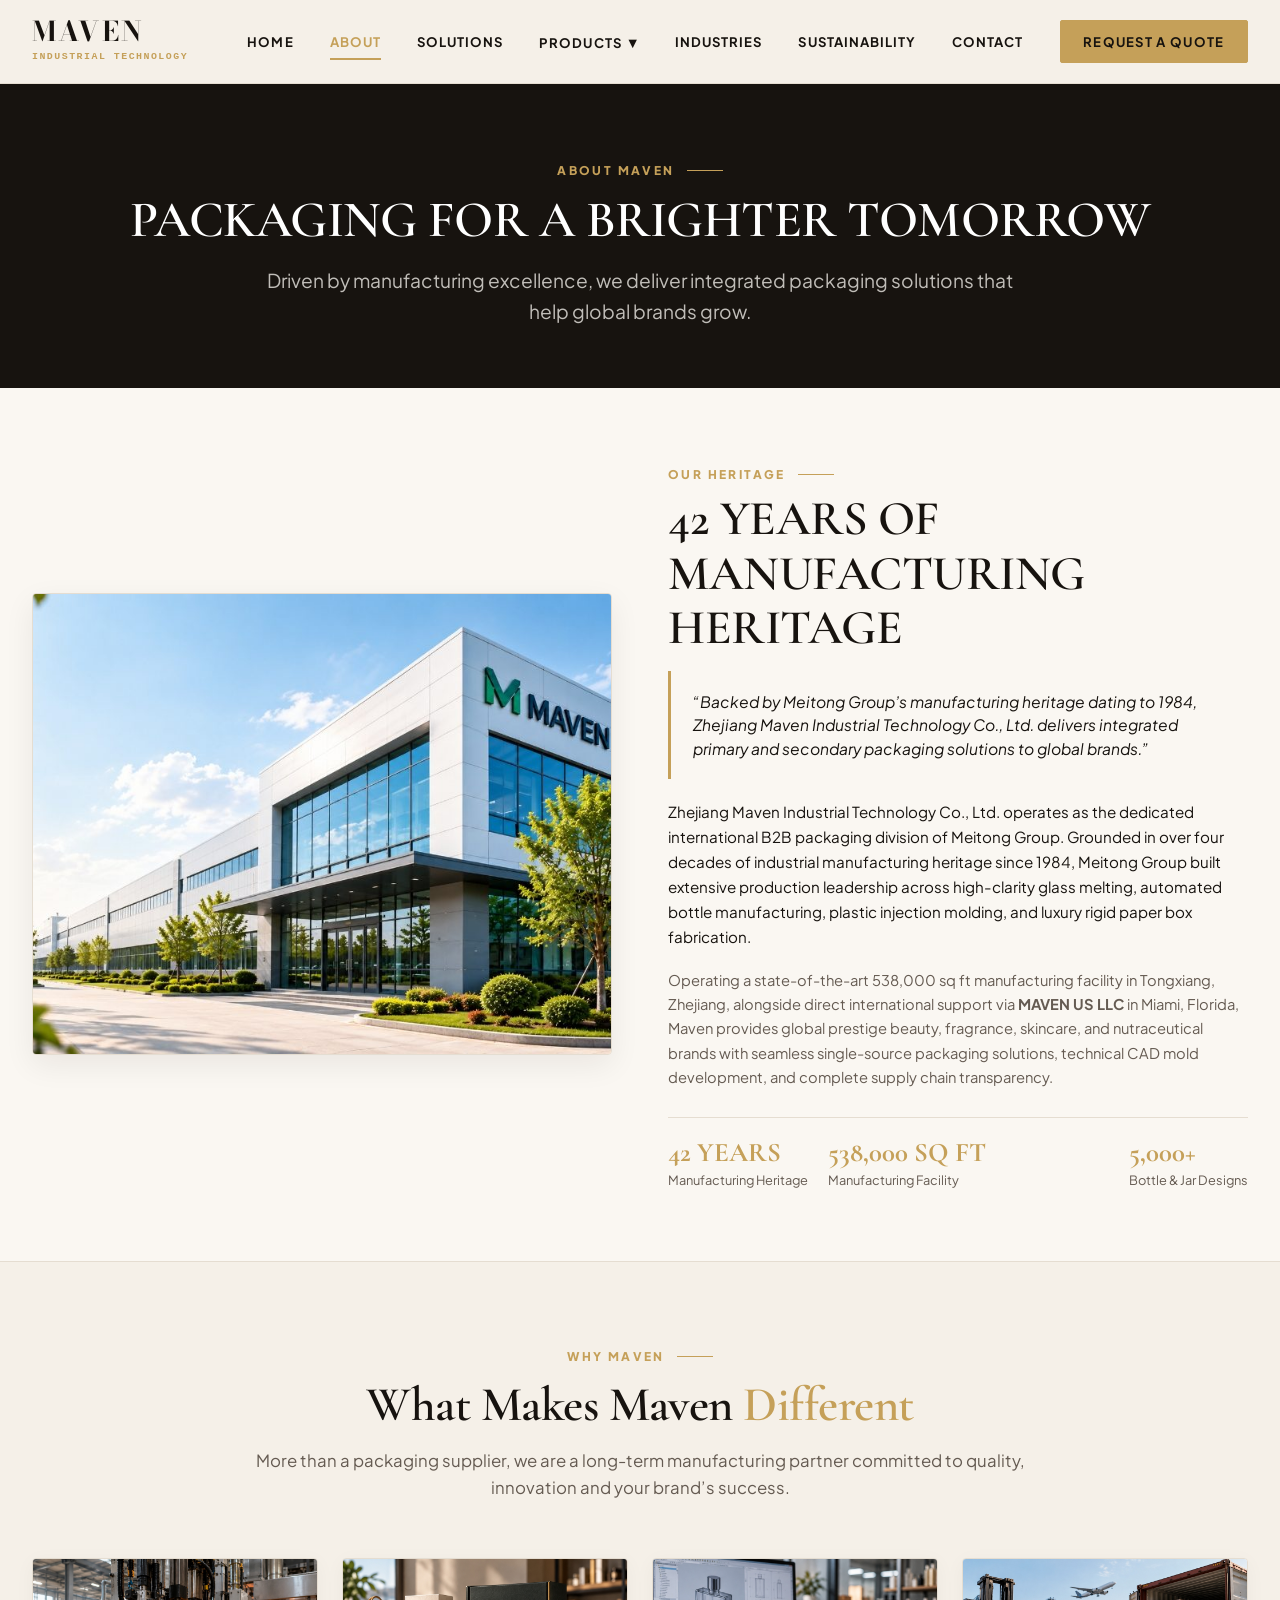
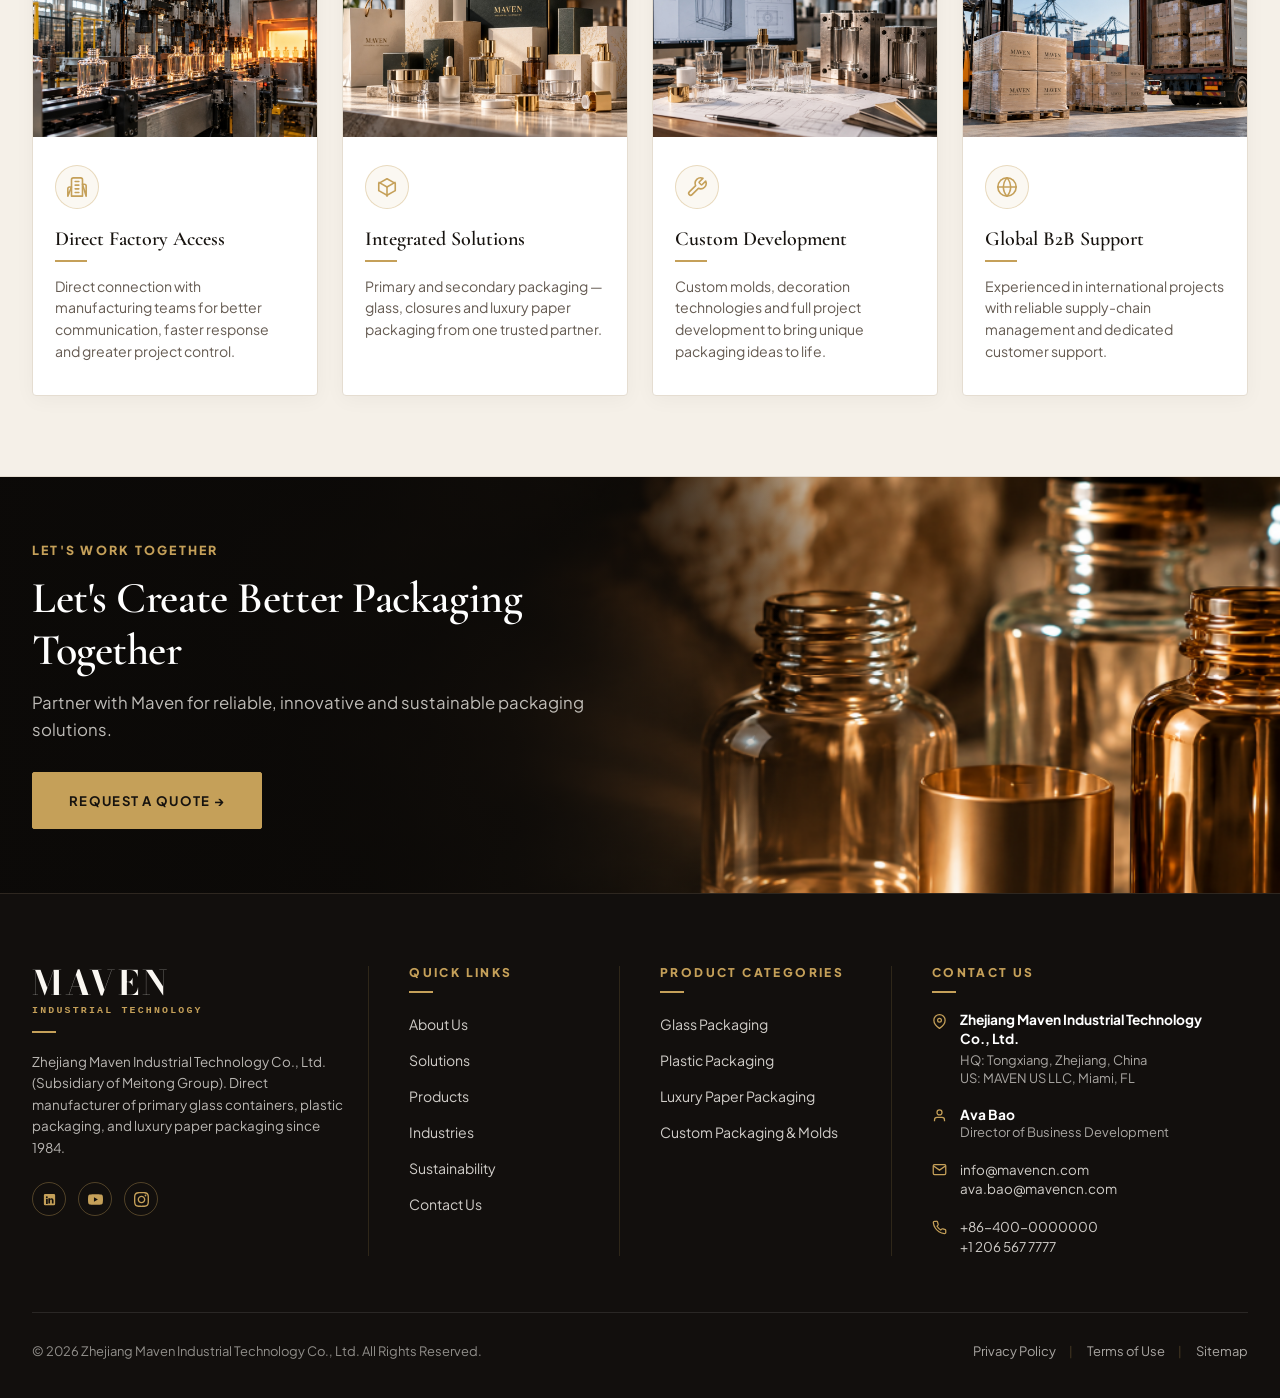
<file: about.html>
<!DOCTYPE html>
<html lang="en">
<head>
  <meta charset="UTF-8">
  <meta name="viewport" content="width=device-width, initial-scale=1.0">
  <title>About Maven Industrial Technology | 42 Years Manufacturing Heritage</title>
  <meta name="description" content="Learn about Zhejiang Maven Industrial Technology Co., Ltd., subsidiary of Meitong Group. Over 42 years of manufacturing heritage since 1984, 538,000 sq ft facility, and direct manufacturer of glass, plastic, and paper packaging.">
  <link rel="preconnect" href="https://fonts.googleapis.com">
  <link rel="preconnect" href="https://fonts.gstatic.com" crossorigin>
  <link href="https://fonts.googleapis.com/css2?family=Bodoni+Moda:ital,opsz,wght@0,6..96,400..900;1,6..96,400..900&family=Cormorant+Garamond:ital,wght@0,400;0,500;0,600;0,700;1,400;1,600&family=Plus+Jakarta+Sans:wght@400;500;600;700;800&display=swap" rel="stylesheet">
  <link rel="stylesheet" href="style.css">
</head>
<body>

  <!-- SITE HEADER -->
  <header class="site-header">
    <div class="container header-inner">
      <a href="index.html" class="brand-logo">
        <span class="logo-main">MAVEN</span>
        <span class="logo-sub">INDUSTRIAL TECHNOLOGY</span>
      </a>

      <nav class="nav-links">
        <a href="index.html" class="nav-item">Home</a>
        <a href="about.html" class="nav-item active">About</a>
        <a href="solutions.html" class="nav-item">Solutions</a>
        
        <!-- Products Sub-navigation Dropdown -->
        <div class="nav-dropdown-wrapper">
          <a href="products.html" class="nav-item">Products <span style="font-size: 0.7rem; margin-left: 0.2rem;">▼</span></a>
          <div class="nav-dropdown-menu">
            <a href="products.html?cat=fragrance">Fragrance Bottles</a>
            <a href="products.html?cat=cosmetic">Skincare & Cosmetics</a>
            <a href="products.html?cat=plastic">Plastic Bottles & Pumps</a>
            <a href="products.html?cat=nutra">Nutraceutical Jars</a>
            <a href="products.html?cat=paper">Luxury Rigid Boxes</a>
          </div>
        </div>

        <a href="industries.html" class="nav-item">Industries</a>
        <a href="sustainability.html" class="nav-item">Sustainability</a>
        <a href="contact.html" class="nav-item">Contact</a>
        <a href="#rfq" class="btn btn-gold trigger-rfq" style="padding: 0.6rem 1.4rem;">REQUEST A QUOTE</a>
      </nav>

      <button class="mobile-toggle" aria-label="Toggle Navigation">&#9776;</button>
    </div>
  </header>

  <!-- PAGE HERO (DARK CHARCOAL — STANDARDIZED INNER PAGE HERO) -->
  <section class="section mode-charcoal" style="padding: 4.5rem 0 3.75rem; text-align: center;">
    <div class="container">
      <span class="section-num" style="justify-content: center;">ABOUT MAVEN</span>
      <h1 class="display-title" style="font-size: clamp(2rem, 4vw, 3.25rem); margin-bottom: 1rem; color: var(--color-white);">PACKAGING FOR A BRIGHTER TOMORROW</h1>
      <p class="editorial-lead" style="max-width: 760px; margin: 0 auto; color: var(--color-text-inverse-muted);">Driven by manufacturing excellence, we deliver integrated packaging solutions that help global brands grow.</p>
    </div>
  </section>

  <!-- SECTION 1: CORPORATE HERITAGE & OUR STORY (WARM IVORY) -->
  <section class="section mode-ivory section-heritage">
    <div class="container">
      <div class="heritage-split-grid">
        <div class="heritage-img-block">
          <img src="images/factory.jpg" alt="Zhejiang Maven Industrial Technology Facility Headquarters">
        </div>

        <div class="heritage-content-block">
          <span class="section-num">OUR HERITAGE</span>
          <h2 class="editorial-heading" style="margin-bottom: 1rem;">42 YEARS OF MANUFACTURING HERITAGE</h2>

          <div class="heritage-quote-box">
            “Backed by Meitong Group’s manufacturing heritage dating to 1984, Zhejiang Maven Industrial Technology Co., Ltd. delivers integrated primary and secondary packaging solutions to global brands.”
          </div>

          <p class="editorial-lead" style="font-size: 0.95rem; margin-bottom: 1.15rem; line-height: 1.65; color: var(--color-text-main);">
            Zhejiang Maven Industrial Technology Co., Ltd. operates as the dedicated international B2B packaging division of Meitong Group. Grounded in over four decades of industrial manufacturing heritage since 1984, Meitong Group built extensive production leadership across high-clarity glass melting, automated bottle manufacturing, plastic injection molding, and luxury rigid paper box fabrication.
          </p>

          <p style="color: var(--color-text-muted); font-size: 0.92rem; margin-bottom: 1.75rem; line-height: 1.65;">
            Operating a state-of-the-art 538,000 sq ft manufacturing facility in Tongxiang, Zhejiang, alongside direct international support via <strong>MAVEN US LLC</strong> in Miami, Florida, Maven provides global prestige beauty, fragrance, skincare, and nutraceutical brands with seamless single-source packaging solutions, technical CAD mold development, and complete supply chain transparency.
          </p>

          <div class="stats-counter-grid">
            <div class="stat-counter-item">
              <span class="stat-val">42 YEARS</span>
              <span class="stat-lbl">Manufacturing Heritage</span>
            </div>
            <div class="stat-counter-item">
              <span class="stat-val">538,000 SQ FT</span>
              <span class="stat-lbl">Manufacturing Facility</span>
            </div>
            <div class="stat-counter-item">
              <span class="stat-val">5,000+</span>
              <span class="stat-lbl">Bottle & Jar Designs</span>
            </div>
          </div>
        </div>
      </div>
    </div>
  </section>

  <!-- SECTION 2: WHAT MAKES MAVEN DIFFERENT (WHY MAVEN SECTION) -->
  <section class="section mode-ivory-warm section-why-maven">
    <div class="container">
      <div style="text-align: center; max-width: 820px; margin: 0 auto 3.5rem;">
        <span class="section-num" style="justify-content: center;">WHY MAVEN</span>
        <h2 class="editorial-heading" style="margin-bottom: 1rem;">What Makes Maven <span style="color: var(--color-gold-accent);">Different</span></h2>
        <p class="editorial-lead" style="font-size: 1.05rem; line-height: 1.6; color: var(--color-text-muted);">
          More than a packaging supplier, we are a long-term manufacturing partner committed to quality, innovation and your brand’s success.
        </p>
      </div>

      <div class="why-maven-grid">
        <!-- Card 1: Direct Factory Access -->
        <div class="why-maven-card">
          <div class="why-card-img-wrapper">
            <img src="images/why_factory_card.jpg" alt="Direct Factory Access Manufacturing Line">
          </div>
          <div class="why-card-body">
            <div class="why-card-icon-circle">
              <svg width="22" height="22" viewBox="0 0 24 24" fill="none" stroke="var(--color-gold-accent)" stroke-width="1.75" stroke-linecap="round" stroke-linejoin="round">
                <path d="M6 22V4a2 2 0 0 1 2-2h8a2 2 0 0 1 2 2v18Z"/>
                <path d="M6 12H4a2 2 0 0 0-2 2v8Z"/>
                <path d="M18 9h2a2 2 0 0 1 2 2v11Z"/>
                <path d="M10 6h4"/>
                <path d="M10 10h4"/>
                <path d="M10 14h4"/>
                <path d="M10 18h4"/>
              </svg>
            </div>
            <h3 class="why-card-title">Direct Factory Access</h3>
            <div class="why-card-divider"></div>
            <p class="why-card-desc">
              Direct connection with manufacturing teams for better communication, faster response and greater project control.
            </p>
          </div>
        </div>

        <!-- Card 2: Integrated Solutions -->
        <div class="why-maven-card">
          <div class="why-card-img-wrapper">
            <img src="images/why_integrated_card.jpg" alt="Integrated Primary and Secondary Packaging Solutions">
          </div>
          <div class="why-card-body">
            <div class="why-card-icon-circle">
              <svg width="22" height="22" viewBox="0 0 24 24" fill="none" stroke="var(--color-gold-accent)" stroke-width="1.75" stroke-linecap="round" stroke-linejoin="round">
                <path d="m21 16-9 5-9-5V8l9-5 9 5v8z"/>
                <path d="M3.27 6.96 12 12.01l8.73-5.05"/>
                <path d="M12 22.08V12"/>
              </svg>
            </div>
            <h3 class="why-card-title">Integrated Solutions</h3>
            <div class="why-card-divider"></div>
            <p class="why-card-desc">
              Primary and secondary packaging — glass, closures and luxury paper packaging from one trusted partner.
            </p>
          </div>
        </div>

        <!-- Card 3: Custom Development -->
        <div class="why-maven-card">
          <div class="why-card-img-wrapper">
            <img src="images/why_custom_card.jpg" alt="Custom Mold and Packaging Development">
          </div>
          <div class="why-card-body">
            <div class="why-card-icon-circle">
              <svg width="22" height="22" viewBox="0 0 24 24" fill="none" stroke="var(--color-gold-accent)" stroke-width="1.75" stroke-linecap="round" stroke-linejoin="round">
                <path d="M14.7 6.3a1 1 0 0 0 0 1.4l1.6 1.6a1 1 0 0 0 1.4 0l3.77-3.77a6 6 0 0 1-7.94 7.94l-6.91 6.91a2.12 2.12 0 0 1-3-3l6.91-6.91a6 6 0 0 1 7.94-7.94l-3.76 3.76z"/>
              </svg>
            </div>
            <h3 class="why-card-title">Custom Development</h3>
            <div class="why-card-divider"></div>
            <p class="why-card-desc">
              Custom molds, decoration technologies and full project development to bring unique packaging ideas to life.
            </p>
          </div>
        </div>

        <!-- Card 4: Global B2B Support -->
        <div class="why-maven-card">
          <div class="why-card-img-wrapper">
            <img src="images/why_global_card.jpg" alt="Global B2B Packaging Logistics and Supply Chain">
          </div>
          <div class="why-card-body">
            <div class="why-card-icon-circle">
              <svg width="22" height="22" viewBox="0 0 24 24" fill="none" stroke="var(--color-gold-accent)" stroke-width="1.75" stroke-linecap="round" stroke-linejoin="round">
                <circle cx="12" cy="12" r="10"/>
                <path d="M12 2a15.3 15.3 0 0 1 4 10 15.3 15.3 0 0 1-4 10 15.3 15.3 0 0 1-4-10 15.3 15.3 0 0 1 4-10z"/>
                <path d="M2 12h20"/>
              </svg>
            </div>
            <h3 class="why-card-title">Global B2B Support</h3>
            <div class="why-card-divider"></div>
            <p class="why-card-desc">
              Experienced in international projects with reliable supply-chain management and dedicated customer support.
            </p>
          </div>
        </div>
      </div>
    </div>
  </section>

  <!-- SECTION 3: FINAL CTA BANNER (DARK LUXURY BANNER) -->
  <section class="section-about-cta">
    <div class="container about-cta-container">
      <div class="about-cta-content">
        <span class="eyebrow-label" style="color: var(--color-gold-accent);">LET'S WORK TOGETHER</span>
        <h2 class="display-title" style="color: var(--color-white); font-size: clamp(1.8rem, 3.5vw, 2.75rem); line-height: 1.18; margin-bottom: 0.85rem;">
          Let's Create Better Packaging Together
        </h2>
        <p class="about-cta-lead">
          Partner with Maven for reliable, innovative and sustainable packaging solutions.
        </p>
        <div style="margin-top: 1.75rem;">
          <a href="#rfq" class="btn btn-gold trigger-rfq">REQUEST A QUOTE &rarr;</a>
        </div>
      </div>
    </div>
  </section>

  <!-- SITE FOOTER (DEEP CHARCOAL) -->
  <footer class="site-footer">
    <div class="container">
      <div class="footer-top-grid">
        
        <!-- Column 1: Brand & Overview -->
        <div class="footer-col footer-brand-col">
          <div class="logo-main">MAVEN</div>
          <div class="logo-sub">INDUSTRIAL TECHNOLOGY</div>
          <div class="gold-dash-underline"></div>
          <p class="footer-brand-desc">
            Zhejiang Maven Industrial Technology Co., Ltd. (Subsidiary of Meitong Group). Direct manufacturer of primary glass containers, plastic packaging, and luxury paper packaging since 1984.
          </p>
          <div class="social-icons-row">
            <a href="#" class="social-icon-btn" aria-label="LinkedIn">
              <svg width="15" height="15" fill="currentColor" viewBox="0 0 24 24"><path d="M19 3a2 2 0 0 1 2 2v14a2 2 0 0 1-2 2H5a2 2 0 0 1-2-2V5a2 2 0 0 1 2-2h14m-.5 15.5v-5.3a3.26 3.26 0 0 0-3.26-3.26c-.85 0-1.84.52-2.28 1.3v-1.11h-2.79v8.37h2.79v-4.93c0-.77.62-1.4 1.39-1.4a1.4 1.4 0 0 1 1.4 1.4v4.93h2.75M6.46 10.9v8.37H9.25V10.9H6.46M7.86 6.72a1.49 1.49 0 1 0 0 2.97 1.49 1.49 0 0 0 0-2.97z"/></svg>
            </a>
            <a href="#" class="social-icon-btn" aria-label="YouTube">
              <svg width="15" height="15" fill="currentColor" viewBox="0 0 24 24"><path d="M23.498 6.186a3.016 3.016 0 0 0-2.122-2.136C19.505 3.545 12 3.545 12 3.545s-7.505 0-9.377.505A3.017 3.017 0 0 0 .502 6.186C0 8.07 0 12 0 12s0 3.93.502 5.814a3.016 3.016 0 0 0 2.122 2.136c1.871.505 9.376.505 9.376.505s7.505 0 9.377-.505a3.015 3.015 0 0 0 2.122-2.136C24 15.93 24 12 24 12s0-3.93-.502-5.814zM9.545 15.568V8.432L15.818 12l-6.273 3.568z"/></svg>
            </a>
            <a href="#" class="social-icon-btn" aria-label="Instagram">
              <svg width="15" height="15" fill="currentColor" viewBox="0 0 24 24"><path d="M12 2.163c3.204 0 3.584.012 4.85.07 3.252.148 4.771 1.691 4.919 4.919.058 1.265.069 1.645.069 4.849 0 3.205-.012 3.584-.069 4.849-.149 3.225-1.664 4.771-4.919 4.919-1.266.058-1.644.07-4.85.07-3.204 0-3.584-.012-4.849-.07-3.26-.149-4.771-1.699-4.919-4.92-.058-1.265-.07-1.644-.07-4.849 0-3.204.013-3.583.07-4.849.149-3.227 1.664-4.771 4.919-4.919 1.266-.057 1.645-.069 4.849-.069zm0-2.163c-3.259 0-3.667.014-4.947.072-4.358.2-6.78 2.618-6.98 6.98-.059 1.281-.073 1.689-.073 4.948 0 3.259.014 3.668.072 4.948.2 4.358 2.618 6.78 6.98 6.98 1.281.058 1.689.072 4.948.072 3.259 0 3.668-.014 4.948-.072 4.354-.2 6.782-2.618 6.979-6.98.059-1.28.073-1.689.073-4.948 0-3.259-.014-3.667-.072-4.947-.196-4.354-2.617-6.78-6.979-6.98-1.281-.059-1.69-.073-4.949-.073zm0 5.838c-3.403 0-6.162 2.759-6.162 6.162s2.759 6.163 6.162 6.163 6.162-2.759 6.162-6.163c0-3.403-2.759-6.162-6.162-6.162zm0 10.162c-2.209 0-4-1.79-4-4 0-2.209 1.791-4 4-4s4 1.791 4 4c0 2.21-1.791 4-4 4zm6.406-11.845c-.796 0-1.441.645-1.441 1.44s.645 1.44 1.441 1.44c.795 0 1.439-.645 1.439-1.44s-.644-1.44-1.439-1.44z"/></svg>
            </a>
          </div>
        </div>

        <!-- Column 2: Quick Links -->
        <div class="footer-col">
          <h4 class="footer-col-title">QUICK LINKS</h4>
          <div class="gold-dash-underline"></div>
          <ul class="footer-nav-list">
            <li><a href="about.html">About Us</a></li>
            <li><a href="solutions.html">Solutions</a></li>
            <li><a href="products.html">Products</a></li>
            <li><a href="industries.html">Industries</a></li>
            <li><a href="sustainability.html">Sustainability</a></li>
            <li><a href="contact.html">Contact Us</a></li>
          </ul>
        </div>

        <!-- Column 3: Product Categories -->
        <div class="footer-col">
          <h4 class="footer-col-title">PRODUCT CATEGORIES</h4>
          <div class="gold-dash-underline"></div>
          <ul class="footer-nav-list">
            <li><a href="products.html?cat=glass">Glass Packaging</a></li>
            <li><a href="products.html?cat=plastic">Plastic Packaging</a></li>
            <li><a href="products.html?cat=paper">Luxury Paper Packaging</a></li>
            <li><a href="solutions.html">Custom Packaging &amp; Molds</a></li>
          </ul>
        </div>

        <!-- Column 4: Contact Us -->
        <div class="footer-col">
          <h4 class="footer-col-title">CONTACT US</h4>
          <div class="gold-dash-underline"></div>
          <div class="footer-contact-list">
            
            <div class="footer-contact-item">
              <span class="contact-item-icon">
                <svg width="15" height="15" viewBox="0 0 24 24" fill="none" stroke="currentColor" stroke-width="2"><path d="M21 10c0 7-9 13-9 13s-9-6-9-13a9 9 0 0 1 18 0z"/><circle cx="12" cy="10" r="3"/></svg>
              </span>
              <div>
                <span class="contact-company-name">Zhejiang Maven Industrial Technology Co., Ltd.</span>
                <span class="contact-sub-text">HQ: Tongxiang, Zhejiang, China</span>
                <span class="contact-sub-text">US: MAVEN US LLC, Miami, FL</span>
              </div>
            </div>

            <div class="footer-contact-item">
              <span class="contact-item-icon">
                <svg width="15" height="15" viewBox="0 0 24 24" fill="none" stroke="currentColor" stroke-width="2"><path d="M20 21v-2a4 4 0 0 0-4-4H8a4 4 0 0 0-4 4v2"/><circle cx="12" cy="7" r="4"/></svg>
              </span>
              <div>
                <span class="contact-person-name">Ava Bao</span>
                <span class="contact-sub-text">Director of Business Development</span>
              </div>
            </div>

            <div class="footer-contact-item">
              <span class="contact-item-icon">
                <svg width="15" height="15" viewBox="0 0 24 24" fill="none" stroke="currentColor" stroke-width="2"><path d="M4 4h16c1.1 0 2 .9 2 2v12c0 1.1-.9 2-2 2H4c-1.1 0-2-.9-2-2V6c0-1.1.9-2 2-2z"/><polyline points="22,6 12,13 2,6"/></svg>
              </span>
              <div>
                <a href="mailto:info@mavencn.com" class="contact-link">info@mavencn.com</a>
                <a href="mailto:ava.bao@mavencn.com" class="contact-link">ava.bao@mavencn.com</a>
              </div>
            </div>

            <div class="footer-contact-item">
              <span class="contact-item-icon">
                <svg width="15" height="15" viewBox="0 0 24 24" fill="none" stroke="currentColor" stroke-width="2"><path d="M22 16.92v3a2 2 0 0 1-2.18 2 19.79 19.79 0 0 1-8.63-3.07 19.5 19.5 0 0 1-6-6 19.79 19.79 0 0 1-3.07-8.67A2 2 0 0 1 4.11 2h3a2 2 0 0 1 2 1.72 12.84 12.84 0 0 0 .7 2.81 2 2 0 0 1-.45 2.11L8.09 9.91a16 16 0 0 0 6 6l1.27-1.27a2 2 0 0 1 2.11-.45 12.84 12.84 0 0 0 2.81.7A2 2 0 0 1 22 16.92z"/></svg>
              </span>
              <div>
                <a href="tel:+864000000000" class="contact-link">+86-400-0000000</a>
                <a href="tel:+12065677777" class="contact-link">+1 206 567 7777</a>
              </div>
            </div>

          </div>
        </div>

      </div>

      <!-- Bottom Bar -->
      <div class="footer-bottom-bar">
        <div>&copy; 2026 Zhejiang Maven Industrial Technology Co., Ltd. All Rights Reserved.</div>
        <div class="footer-bottom-links">
          <a href="#">Privacy Policy</a>
          <span class="bottom-sep">|</span>
          <a href="#">Terms of Use</a>
          <span class="bottom-sep">|</span>
          <a href="#">Sitemap</a>
        </div>
      </div>
    </div>
  </footer>

  <!-- REQUEST A QUOTE MODAL DIALOG -->
  <div class="modal-overlay" id="rfqModal">
    <div class="modal-content">
      <button class="modal-close close-rfq">&times;</button>
      <div class="section-num" style="margin-bottom: 0.4rem;">DIRECT INQUIRY</div>
      <h3 style="font-size: 1.8rem; color: var(--color-espresso-dark); margin-bottom: 0.5rem;">START YOUR PROJECT</h3>
      <p style="font-size: 0.9rem; color: var(--color-text-muted); margin-bottom: 2rem;">Complete the form below to receive a factory direct quotation or physical sample kit within 24 business hours.</p>

      <form class="quote-form-handler">
        <div class="form-row">
          <div class="form-group">
            <label class="form-label">Full Name *</label>
            <input type="text" class="form-control" required placeholder="John Doe">
          </div>
          <div class="form-group">
            <label class="form-label">Company Name *</label>
            <input type="text" class="form-control" required placeholder="Your Brand Ltd.">
          </div>
        </div>

        <div class="form-row">
          <div class="form-group">
            <label class="form-label">Business Email *</label>
            <input type="email" class="form-control" required placeholder="name@company.com">
          </div>
          <div class="form-group">
            <label class="form-label">What are you looking for? *</label>
            <input type="text" class="form-control" required placeholder="e.g. 50ml glass serum bottle + custom box">
          </div>
        </div>

        <div style="background-color: var(--color-ivory); padding: 1.25rem; border-radius: var(--radius-xs); margin-bottom: 1.5rem; border: 1px solid var(--color-border-light);">
          <div style="font-size: 0.8rem; font-weight: 800; text-transform: uppercase; letter-spacing: 0.08em; color: var(--color-gold-accent); margin-bottom: 1rem;">Additional Specifications (Optional)</div>
          
          <div class="form-row">
            <div class="form-group">
              <label class="form-label">Phone / WhatsApp</label>
              <input type="text" class="form-control" placeholder="+1 (555) 000-0000">
            </div>
            <div class="form-group">
              <label class="form-label">Packaging Category</label>
              <select class="form-control">
                <option>Glass Bottles & Jars</option>
                <option>Plastic Packaging (PET/PP/PCR)</option>
                <option>Luxury Paper Boxes & Cartons</option>
                <option>Integrated Glass + Paper Set</option>
                <option>Fragrance Perfume Packaging</option>
                <option>Custom Private Mold Project</option>
              </select>
            </div>
          </div>

          <div class="form-row">
            <div class="form-group">
              <label class="form-label">Estimated Order Quantity</label>
              <select class="form-control">
                <option>5,000 to 10,000 units</option>
                <option>10,000 to 50,000 units</option>
                <option>50,000+ units</option>
                <option>Custom sample evaluation</option>
              </select>
            </div>
            <div class="form-group">
              <label class="form-label">Attach Drawing / Artwork</label>
              <input type="file" class="form-control" style="padding: 0.5rem;">
            </div>
          </div>

          <div class="form-group" style="margin-bottom: 0;">
            <label class="form-label">Detailed Project Specifications</label>
            <textarea class="form-control" placeholder="Bottle capacity, neck thread, cap type, decoration, or secondary box style."></textarea>
          </div>
        </div>

        <button type="submit" class="btn btn-gold" style="width: 100%;">START YOUR PROJECT</button>
      </form>
    </div>
  </div>

  <script src="main.js"></script>
</body>
</html>
</file>
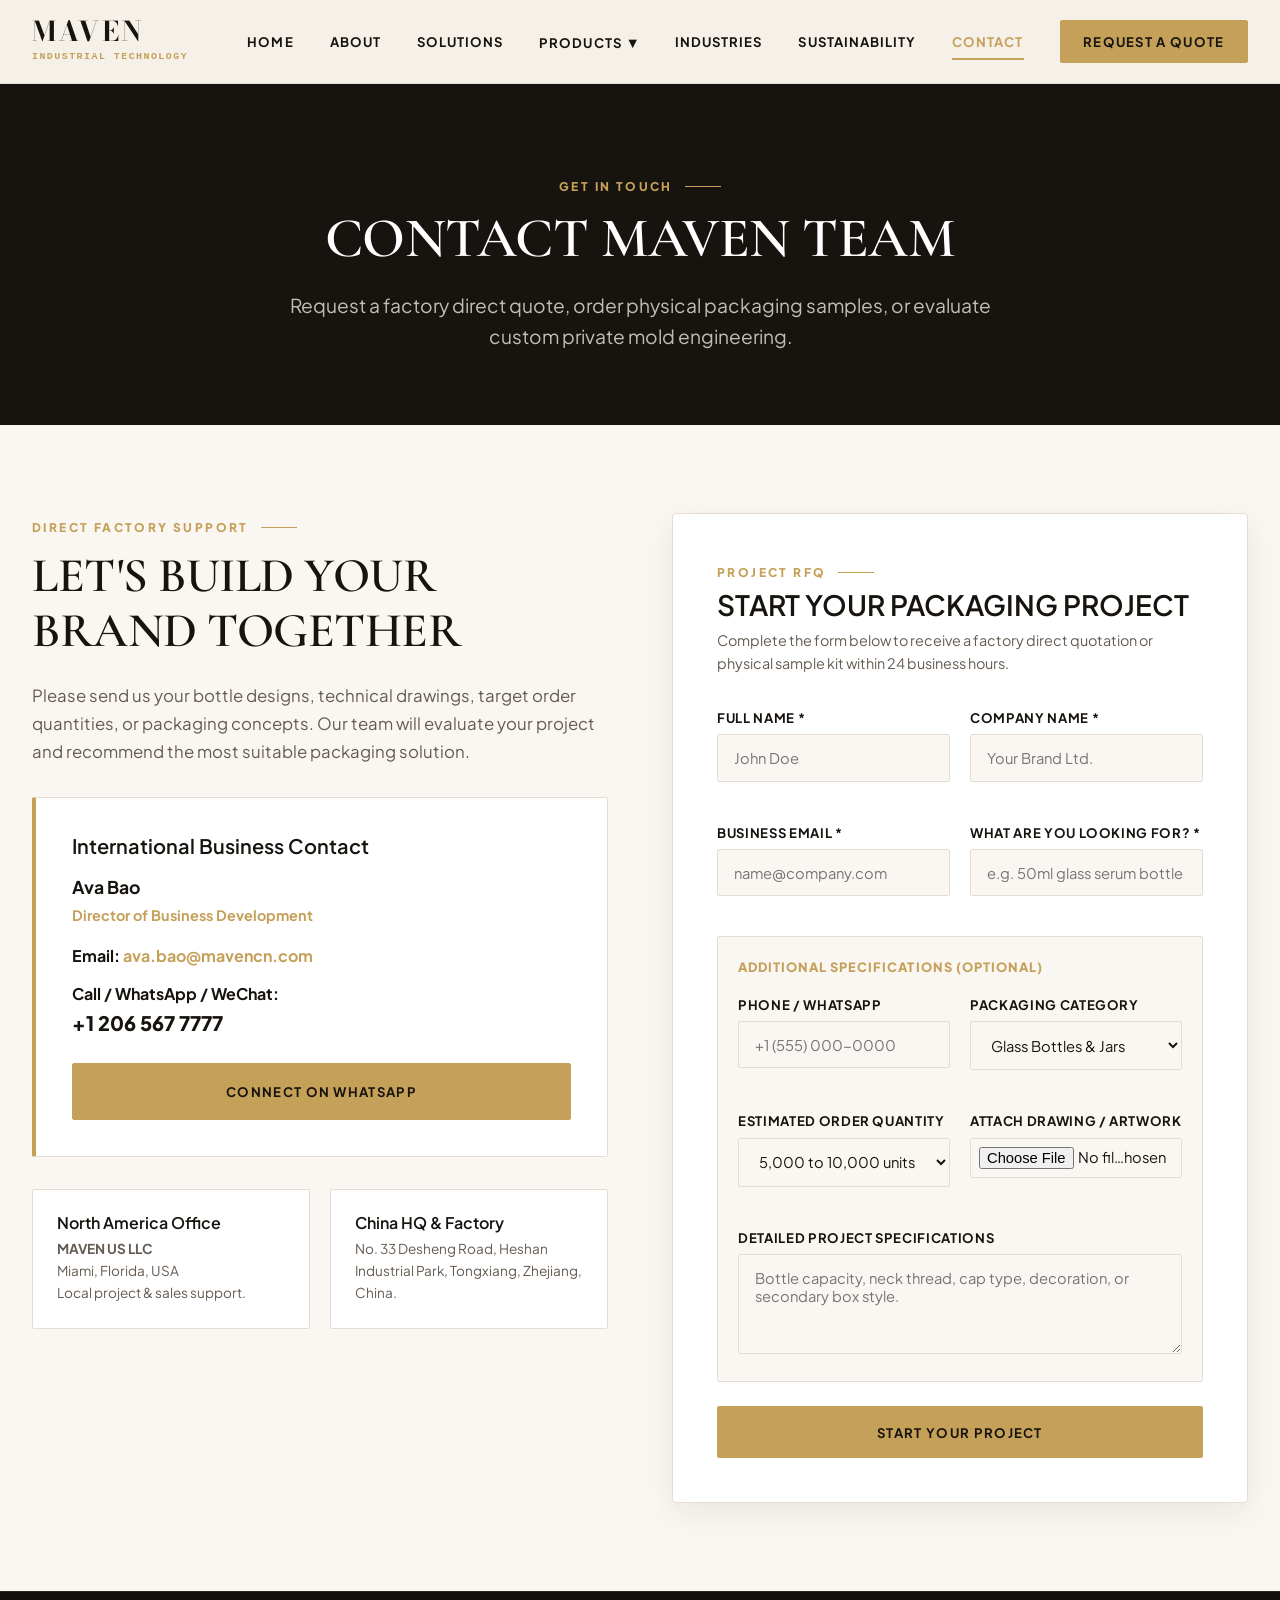
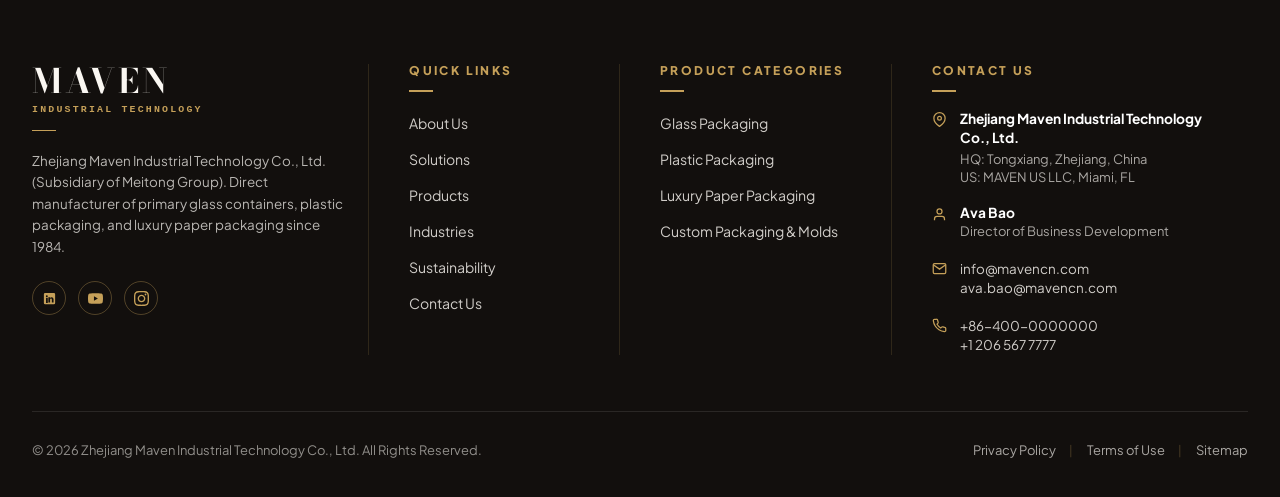
<file: contact.html>
<!DOCTYPE html>
<html lang="en">
<head>
  <meta charset="UTF-8">
  <meta name="viewport" content="width=device-width, initial-scale=1.0">
  <title>Contact Us & Request a Quote | Zhejiang Maven Industrial Technology Co., Ltd.</title>
  <meta name="description" content="Connect with Maven for direct factory quotes, physical sample requests, and custom packaging mold engineering. Contact Ava Bao at +1 206 567 7777 or ava.bao@mavencn.com.">
  <link rel="preconnect" href="https://fonts.googleapis.com">
  <link rel="preconnect" href="https://fonts.gstatic.com" crossorigin>
  <link href="https://fonts.googleapis.com/css2?family=Bodoni+Moda:ital,opsz,wght@0,6..96,400..900;1,6..96,400..900&family=Cormorant+Garamond:ital,wght@0,400;0,500;0,600;0,700;1,400;1,600&family=Plus+Jakarta+Sans:wght@400;500;600;700;800&display=swap" rel="stylesheet">
  <link rel="stylesheet" href="style.css">
</head>
<body>

  <!-- SITE HEADER -->
  <header class="site-header">
    <div class="container header-inner">
      <a href="index.html" class="brand-logo">
        <span class="logo-main">MAVEN</span>
        <span class="logo-sub">INDUSTRIAL TECHNOLOGY</span>
      </a>

      <nav class="nav-links">
        <a href="index.html" class="nav-item">Home</a>
        <a href="about.html" class="nav-item">About</a>
        <a href="solutions.html" class="nav-item">Solutions</a>
        
        <!-- Products Sub-navigation Dropdown -->
        <div class="nav-dropdown-wrapper">
          <a href="products.html" class="nav-item">Products <span style="font-size: 0.7rem; margin-left: 0.2rem;">▼</span></a>
          <div class="nav-dropdown-menu">
            <a href="products.html?cat=fragrance">Fragrance Bottles</a>
            <a href="products.html?cat=cosmetic">Skincare & Cosmetics</a>
            <a href="products.html?cat=plastic">Plastic Bottles & Pumps</a>
            <a href="products.html?cat=nutra">Nutraceutical Jars</a>
            <a href="products.html?cat=paper">Luxury Rigid Boxes</a>
          </div>
        </div>

        <a href="industries.html" class="nav-item">Industries</a>
        <a href="sustainability.html" class="nav-item">Sustainability</a>
        <a href="contact.html" class="nav-item active">Contact</a>
        <a href="#rfq" class="btn btn-gold trigger-rfq" style="padding: 0.6rem 1.4rem;">REQUEST A QUOTE</a>
      </nav>

      <button class="mobile-toggle" aria-label="Toggle Navigation">&#9776;</button>
    </div>
  </header>

  <!-- PAGE HERO (DARK CHARCOAL) -->
  <section class="section mode-charcoal" style="padding: 5.5rem 0 4.5rem; text-align: center;">
    <div class="container">
      <span class="section-num" style="justify-content: center;">GET IN TOUCH</span>
      <h1 class="display-title" style="font-size: 3.5rem; margin-bottom: 1.25rem; color: var(--color-white);">CONTACT MAVEN TEAM</h1>
      <p class="editorial-lead" style="max-width: 760px; margin: 0 auto; color: var(--color-text-inverse-muted);">Request a factory direct quote, order physical packaging samples, or evaluate custom private mold engineering.</p>
    </div>
  </section>

  <!-- MAIN CONTACT & FORM SECTION (WARM IVORY) -->
  <section class="section mode-ivory">
    <div class="container">
      <div class="heritage-split-grid" style="align-items: flex-start; gap: 4rem;">
        
        <!-- CONTACT DETAILS -->
        <div>
          <span class="section-num">DIRECT FACTORY SUPPORT</span>
          <h2 class="editorial-heading" style="margin-bottom: 1.5rem;">LET'S BUILD YOUR BRAND TOGETHER</h2>
          <p class="editorial-lead" style="margin-bottom: 2rem; font-size: 1.05rem;">
            Please send us your bottle designs, technical drawings, target order quantities, or packaging concepts. Our team will evaluate your project and recommend the most suitable packaging solution.
          </p>

          <!-- CONTACT CARD -->
          <div style="background-color: var(--color-white); padding: 2.25rem; border-radius: var(--radius-xs); border: 1px solid var(--color-border-light); border-left: 4px solid var(--color-gold-accent); margin-bottom: 2rem;">
            <h3 style="color: var(--color-espresso-dark); font-size: 1.25rem; margin-bottom: 1rem;">International Business Contact</h3>
            
            <div style="margin-bottom: 1rem;">
              <strong style="color: var(--color-espresso-dark); font-size: 1.1rem;">Ava Bao</strong><br>
              <span style="font-size: 0.9rem; color: var(--color-gold-accent); font-weight: 700;">Director of Business Development</span>
            </div>

            <div style="margin-bottom: 0.8rem;">
              <span style="color: var(--color-espresso-dark); font-weight: 700;">Email:</span> 
              <a href="mailto:ava.bao@mavencn.com" style="color: var(--color-gold-accent); font-weight: 700;">ava.bao@mavencn.com</a>
            </div>

            <div style="margin-bottom: 1.5rem;">
              <span style="color: var(--color-espresso-dark); font-weight: 700;">Call / WhatsApp / WeChat:</span> <br>
              <a href="tel:+12065677777" style="color: var(--color-espresso-dark); font-weight: 800; font-size: 1.25rem;">+1 206 567 7777</a>
            </div>

            <div>
              <a href="https://wa.me/12065677777" target="_blank" class="btn btn-gold" style="width: 100%;">CONNECT ON WHATSAPP</a>
            </div>
          </div>

          <!-- DUAL LOCATIONS -->
          <div style="display: grid; grid-template-columns: 1fr 1fr; gap: 1.25rem;">
            <div style="padding: 1.5rem; background: var(--color-white); border: 1px solid var(--color-border-light); border-radius: var(--radius-xs);">
              <h4 style="color: var(--color-espresso-dark); margin-bottom: 0.4rem;">North America Office</h4>
              <p style="font-size: 0.85rem; color: var(--color-text-muted);"><strong>MAVEN US LLC</strong><br>Miami, Florida, USA<br>Local project & sales support.</p>
            </div>

            <div style="padding: 1.5rem; background: var(--color-white); border: 1px solid var(--color-border-light); border-radius: var(--radius-xs);">
              <h4 style="color: var(--color-espresso-dark); margin-bottom: 0.4rem;">China HQ & Factory</h4>
              <p style="font-size: 0.85rem; color: var(--color-text-muted);">No. 33 Desheng Road, Heshan Industrial Park, Tongxiang, Zhejiang, China.</p>
            </div>
          </div>
        </div>

        <!-- INQUIRY / RFQ FORM -->
        <div style="background: var(--color-white); padding: 2.75rem; border-radius: var(--radius-sm); border: 1px solid var(--color-border-light); box-shadow: var(--shadow-card);">
          <span class="section-num" style="margin-bottom: 0.4rem;">PROJECT RFQ</span>
          <h3 style="margin-bottom: 0.5rem; color: var(--color-espresso-dark); font-size: 1.75rem;">START YOUR PACKAGING PROJECT</h3>
          <p style="font-size: 0.9rem; color: var(--color-text-muted); margin-bottom: 2rem;">Complete the form below to receive a factory direct quotation or physical sample kit within 24 business hours.</p>

          <form class="quote-form-handler">
            <div class="form-row">
              <div class="form-group">
                <label class="form-label">Full Name *</label>
                <input type="text" class="form-control" required placeholder="John Doe">
              </div>
              <div class="form-group">
                <label class="form-label">Company Name *</label>
                <input type="text" class="form-control" required placeholder="Your Brand Ltd.">
              </div>
            </div>

            <div class="form-row">
              <div class="form-group">
                <label class="form-label">Business Email *</label>
                <input type="email" class="form-control" required placeholder="name@company.com">
              </div>
              <div class="form-group">
                <label class="form-label">What are you looking for? *</label>
                <input type="text" class="form-control" required placeholder="e.g. 50ml glass serum bottle + custom box">
              </div>
            </div>

            <div style="background-color: var(--color-ivory); padding: 1.25rem; border-radius: var(--radius-xs); margin-bottom: 1.5rem; border: 1px solid var(--color-border-light);">
              <div style="font-size: 0.8rem; font-weight: 800; text-transform: uppercase; letter-spacing: 0.08em; color: var(--color-gold-accent); margin-bottom: 1rem;">Additional Specifications (Optional)</div>
              
              <div class="form-row">
                <div class="form-group">
                  <label class="form-label">Phone / WhatsApp</label>
                  <input type="text" class="form-control" placeholder="+1 (555) 000-0000">
                </div>
                <div class="form-group">
                  <label class="form-label">Packaging Category</label>
                  <select class="form-control">
                    <option>Glass Bottles & Jars</option>
                    <option>Plastic Packaging (PET/PP/PCR)</option>
                    <option>Luxury Paper Boxes & Cartons</option>
                    <option>Integrated Glass + Paper Set</option>
                    <option>Fragrance Perfume Packaging</option>
                    <option>Custom Private Mold Project</option>
                  </select>
                </div>
              </div>

              <div class="form-row">
                <div class="form-group">
                  <label class="form-label">Estimated Order Quantity</label>
                  <select class="form-control">
                    <option>5,000 to 10,000 units</option>
                    <option>10,000 to 50,000 units</option>
                    <option>50,000+ units</option>
                    <option>Custom sample evaluation</option>
                  </select>
                </div>
                <div class="form-group">
                  <label class="form-label">Attach Drawing / Artwork</label>
                  <input type="file" class="form-control" style="padding: 0.5rem;">
                </div>
              </div>

              <div class="form-group" style="margin-bottom: 0;">
                <label class="form-label">Detailed Project Specifications</label>
                <textarea class="form-control" placeholder="Bottle capacity, neck thread, cap type, decoration, or secondary box style."></textarea>
              </div>
            </div>

            <button type="submit" class="btn btn-gold" style="width: 100%; padding: 1.05rem;">START YOUR PROJECT</button>
          </form>
        </div>

      </div>
    </div>
  </section>

  <!-- SITE FOOTER (DEEP CHARCOAL) -->
  <footer class="site-footer">
    <div class="container">
      <div class="footer-top-grid">
        
        <!-- Column 1: Brand & Overview -->
        <div class="footer-col footer-brand-col">
          <div class="logo-main">MAVEN</div>
          <div class="logo-sub">INDUSTRIAL TECHNOLOGY</div>
          <div class="gold-dash-underline"></div>
          <p class="footer-brand-desc">
            Zhejiang Maven Industrial Technology Co., Ltd. (Subsidiary of Meitong Group). Direct manufacturer of primary glass containers, plastic packaging, and luxury paper packaging since 1984.
          </p>
          <div class="social-icons-row">
            <a href="#" class="social-icon-btn" aria-label="LinkedIn">
              <svg width="15" height="15" fill="currentColor" viewBox="0 0 24 24"><path d="M19 3a2 2 0 0 1 2 2v14a2 2 0 0 1-2 2H5a2 2 0 0 1-2-2V5a2 2 0 0 1 2-2h14m-.5 15.5v-5.3a3.26 3.26 0 0 0-3.26-3.26c-.85 0-1.84.52-2.28 1.3v-1.11h-2.79v8.37h2.79v-4.93c0-.77.62-1.4 1.39-1.4a1.4 1.4 0 0 1 1.4 1.4v4.93h2.75M6.46 10.9v8.37H9.25V10.9H6.46M7.86 6.72a1.49 1.49 0 1 0 0 2.97 1.49 1.49 0 0 0 0-2.97z"/></svg>
            </a>
            <a href="#" class="social-icon-btn" aria-label="YouTube">
              <svg width="15" height="15" fill="currentColor" viewBox="0 0 24 24"><path d="M23.498 6.186a3.016 3.016 0 0 0-2.122-2.136C19.505 3.545 12 3.545 12 3.545s-7.505 0-9.377.505A3.017 3.017 0 0 0 .502 6.186C0 8.07 0 12 0 12s0 3.93.502 5.814a3.016 3.016 0 0 0 2.122 2.136c1.871.505 9.376.505 9.376.505s7.505 0 9.377-.505a3.015 3.015 0 0 0 2.122-2.136C24 15.93 24 12 24 12s0-3.93-.502-5.814zM9.545 15.568V8.432L15.818 12l-6.273 3.568z"/></svg>
            </a>
            <a href="#" class="social-icon-btn" aria-label="Instagram">
              <svg width="15" height="15" fill="currentColor" viewBox="0 0 24 24"><path d="M12 2.163c3.204 0 3.584.012 4.85.07 3.252.148 4.771 1.691 4.919 4.919.058 1.265.069 1.645.069 4.849 0 3.205-.012 3.584-.069 4.849-.149 3.225-1.664 4.771-4.919 4.919-1.266.058-1.644.07-4.85.07-3.204 0-3.584-.012-4.849-.07-3.26-.149-4.771-1.699-4.919-4.92-.058-1.265-.07-1.644-.07-4.849 0-3.204.013-3.583.07-4.849.149-3.227 1.664-4.771 4.919-4.919 1.266-.057 1.645-.069 4.849-.069zm0-2.163c-3.259 0-3.667.014-4.947.072-4.358.2-6.78 2.618-6.98 6.98-.059 1.281-.073 1.689-.073 4.948 0 3.259.014 3.668.072 4.948.2 4.358 2.618 6.78 6.98 6.98 1.281.058 1.689.072 4.948.072 3.259 0 3.668-.014 4.948-.072 4.354-.2 6.782-2.618 6.979-6.98.059-1.28.073-1.689.073-4.948 0-3.259-.014-3.667-.072-4.947-.196-4.354-2.617-6.78-6.979-6.98-1.281-.059-1.69-.073-4.949-.073zm0 5.838c-3.403 0-6.162 2.759-6.162 6.162s2.759 6.163 6.162 6.163 6.162-2.759 6.162-6.163c0-3.403-2.759-6.162-6.162-6.162zm0 10.162c-2.209 0-4-1.79-4-4 0-2.209 1.791-4 4-4s4 1.791 4 4c0 2.21-1.791 4-4 4zm6.406-11.845c-.796 0-1.441.645-1.441 1.44s.645 1.44 1.441 1.44c.795 0 1.439-.645 1.439-1.44s-.644-1.44-1.439-1.44z"/></svg>
            </a>
          </div>
        </div>

        <!-- Column 2: Quick Links -->
        <div class="footer-col">
          <h4 class="footer-col-title">QUICK LINKS</h4>
          <div class="gold-dash-underline"></div>
          <ul class="footer-nav-list">
            <li><a href="about.html">About Us</a></li>
            <li><a href="solutions.html">Solutions</a></li>
            <li><a href="products.html">Products</a></li>
            <li><a href="industries.html">Industries</a></li>
            <li><a href="sustainability.html">Sustainability</a></li>
            <li><a href="contact.html">Contact Us</a></li>
          </ul>
        </div>

        <!-- Column 3: Product Categories -->
        <div class="footer-col">
          <h4 class="footer-col-title">PRODUCT CATEGORIES</h4>
          <div class="gold-dash-underline"></div>
          <ul class="footer-nav-list">
            <li><a href="products.html?cat=glass">Glass Packaging</a></li>
            <li><a href="products.html?cat=plastic">Plastic Packaging</a></li>
            <li><a href="products.html?cat=paper">Luxury Paper Packaging</a></li>
            <li><a href="solutions.html">Custom Packaging &amp; Molds</a></li>
          </ul>
        </div>

        <!-- Column 4: Contact Us -->
        <div class="footer-col">
          <h4 class="footer-col-title">CONTACT US</h4>
          <div class="gold-dash-underline"></div>
          <div class="footer-contact-list">
            
            <div class="footer-contact-item">
              <span class="contact-item-icon">
                <svg width="15" height="15" viewBox="0 0 24 24" fill="none" stroke="currentColor" stroke-width="2"><path d="M21 10c0 7-9 13-9 13s-9-6-9-13a9 9 0 0 1 18 0z"/><circle cx="12" cy="10" r="3"/></svg>
              </span>
              <div>
                <span class="contact-company-name">Zhejiang Maven Industrial Technology Co., Ltd.</span>
                <span class="contact-sub-text">HQ: Tongxiang, Zhejiang, China</span>
                <span class="contact-sub-text">US: MAVEN US LLC, Miami, FL</span>
              </div>
            </div>

            <div class="footer-contact-item">
              <span class="contact-item-icon">
                <svg width="15" height="15" viewBox="0 0 24 24" fill="none" stroke="currentColor" stroke-width="2"><path d="M20 21v-2a4 4 0 0 0-4-4H8a4 4 0 0 0-4 4v2"/><circle cx="12" cy="7" r="4"/></svg>
              </span>
              <div>
                <span class="contact-person-name">Ava Bao</span>
                <span class="contact-sub-text">Director of Business Development</span>
              </div>
            </div>

            <div class="footer-contact-item">
              <span class="contact-item-icon">
                <svg width="15" height="15" viewBox="0 0 24 24" fill="none" stroke="currentColor" stroke-width="2"><path d="M4 4h16c1.1 0 2 .9 2 2v12c0 1.1-.9 2-2 2H4c-1.1 0-2-.9-2-2V6c0-1.1.9-2 2-2z"/><polyline points="22,6 12,13 2,6"/></svg>
              </span>
              <div>
                <a href="mailto:info@mavencn.com" class="contact-link">info@mavencn.com</a>
                <a href="mailto:ava.bao@mavencn.com" class="contact-link">ava.bao@mavencn.com</a>
              </div>
            </div>

            <div class="footer-contact-item">
              <span class="contact-item-icon">
                <svg width="15" height="15" viewBox="0 0 24 24" fill="none" stroke="currentColor" stroke-width="2"><path d="M22 16.92v3a2 2 0 0 1-2.18 2 19.79 19.79 0 0 1-8.63-3.07 19.5 19.5 0 0 1-6-6 19.79 19.79 0 0 1-3.07-8.67A2 2 0 0 1 4.11 2h3a2 2 0 0 1 2 1.72 12.84 12.84 0 0 0 .7 2.81 2 2 0 0 1-.45 2.11L8.09 9.91a16 16 0 0 0 6 6l1.27-1.27a2 2 0 0 1 2.11-.45 12.84 12.84 0 0 0 2.81.7A2 2 0 0 1 22 16.92z"/></svg>
              </span>
              <div>
                <a href="tel:+864000000000" class="contact-link">+86-400-0000000</a>
                <a href="tel:+12065677777" class="contact-link">+1 206 567 7777</a>
              </div>
            </div>

          </div>
        </div>

      </div>

      <!-- Bottom Bar -->
      <div class="footer-bottom-bar">
        <div>&copy; 2026 Zhejiang Maven Industrial Technology Co., Ltd. All Rights Reserved.</div>
        <div class="footer-bottom-links">
          <a href="#">Privacy Policy</a>
          <span class="bottom-sep">|</span>
          <a href="#">Terms of Use</a>
          <span class="bottom-sep">|</span>
          <a href="#">Sitemap</a>
        </div>
      </div>
    </div>
  </footer>

  <!-- REQUEST A QUOTE MODAL DIALOG -->
  <div class="modal-overlay" id="rfqModal">
    <div class="modal-content">
      <button class="modal-close close-rfq">&times;</button>
      <div class="section-num" style="margin-bottom: 0.4rem;">DIRECT INQUIRY</div>
      <h3 style="font-size: 1.8rem; color: var(--color-espresso-dark); margin-bottom: 0.5rem;">START YOUR PROJECT</h3>
      <p style="font-size: 0.9rem; color: var(--color-text-muted); margin-bottom: 2rem;">Complete the form below to receive a factory direct quotation or physical sample kit within 24 business hours.</p>

      <form class="quote-form-handler">
        <div class="form-row">
          <div class="form-group">
            <label class="form-label">Full Name *</label>
            <input type="text" class="form-control" required placeholder="John Doe">
          </div>
          <div class="form-group">
            <label class="form-label">Company Name *</label>
            <input type="text" class="form-control" required placeholder="Your Brand Ltd.">
          </div>
        </div>

        <div class="form-row">
          <div class="form-group">
            <label class="form-label">Business Email *</label>
            <input type="email" class="form-control" required placeholder="name@company.com">
          </div>
          <div class="form-group">
            <label class="form-label">What are you looking for? *</label>
            <input type="text" class="form-control" required placeholder="e.g. 50ml glass serum bottle + custom box">
          </div>
        </div>

        <div style="background-color: var(--color-ivory); padding: 1.25rem; border-radius: var(--radius-xs); margin-bottom: 1.5rem; border: 1px solid var(--color-border-light);">
          <div style="font-size: 0.8rem; font-weight: 800; text-transform: uppercase; letter-spacing: 0.08em; color: var(--color-gold-accent); margin-bottom: 1rem;">Additional Specifications (Optional)</div>
          
          <div class="form-row">
            <div class="form-group">
              <label class="form-label">Phone / WhatsApp</label>
              <input type="text" class="form-control" placeholder="+1 (555) 000-0000">
            </div>
            <div class="form-group">
              <label class="form-label">Packaging Category</label>
              <select class="form-control">
                <option>Glass Bottles & Jars</option>
                <option>Plastic Packaging (PET/PP/PCR)</option>
                <option>Luxury Paper Boxes & Cartons</option>
                <option>Integrated Glass + Paper Set</option>
                <option>Fragrance Perfume Packaging</option>
                <option>Custom Private Mold Project</option>
              </select>
            </div>
          </div>

          <div class="form-row">
            <div class="form-group">
              <label class="form-label">Estimated Order Quantity</label>
              <select class="form-control">
                <option>5,000 to 10,000 units</option>
                <option>10,000 to 50,000 units</option>
                <option>50,000+ units</option>
                <option>Custom sample evaluation</option>
              </select>
            </div>
            <div class="form-group">
              <label class="form-label">Attach Drawing / Artwork</label>
              <input type="file" class="form-control" style="padding: 0.5rem;">
            </div>
          </div>

          <div class="form-group" style="margin-bottom: 0;">
            <label class="form-label">Detailed Project Specifications</label>
            <textarea class="form-control" placeholder="Bottle capacity, neck thread, cap type, decoration, or secondary box style."></textarea>
          </div>
        </div>

        <button type="submit" class="btn btn-gold" style="width: 100%;">START YOUR PROJECT</button>
      </form>
    </div>
  </div>

  <script src="main.js"></script>
</body>
</html>
</file>
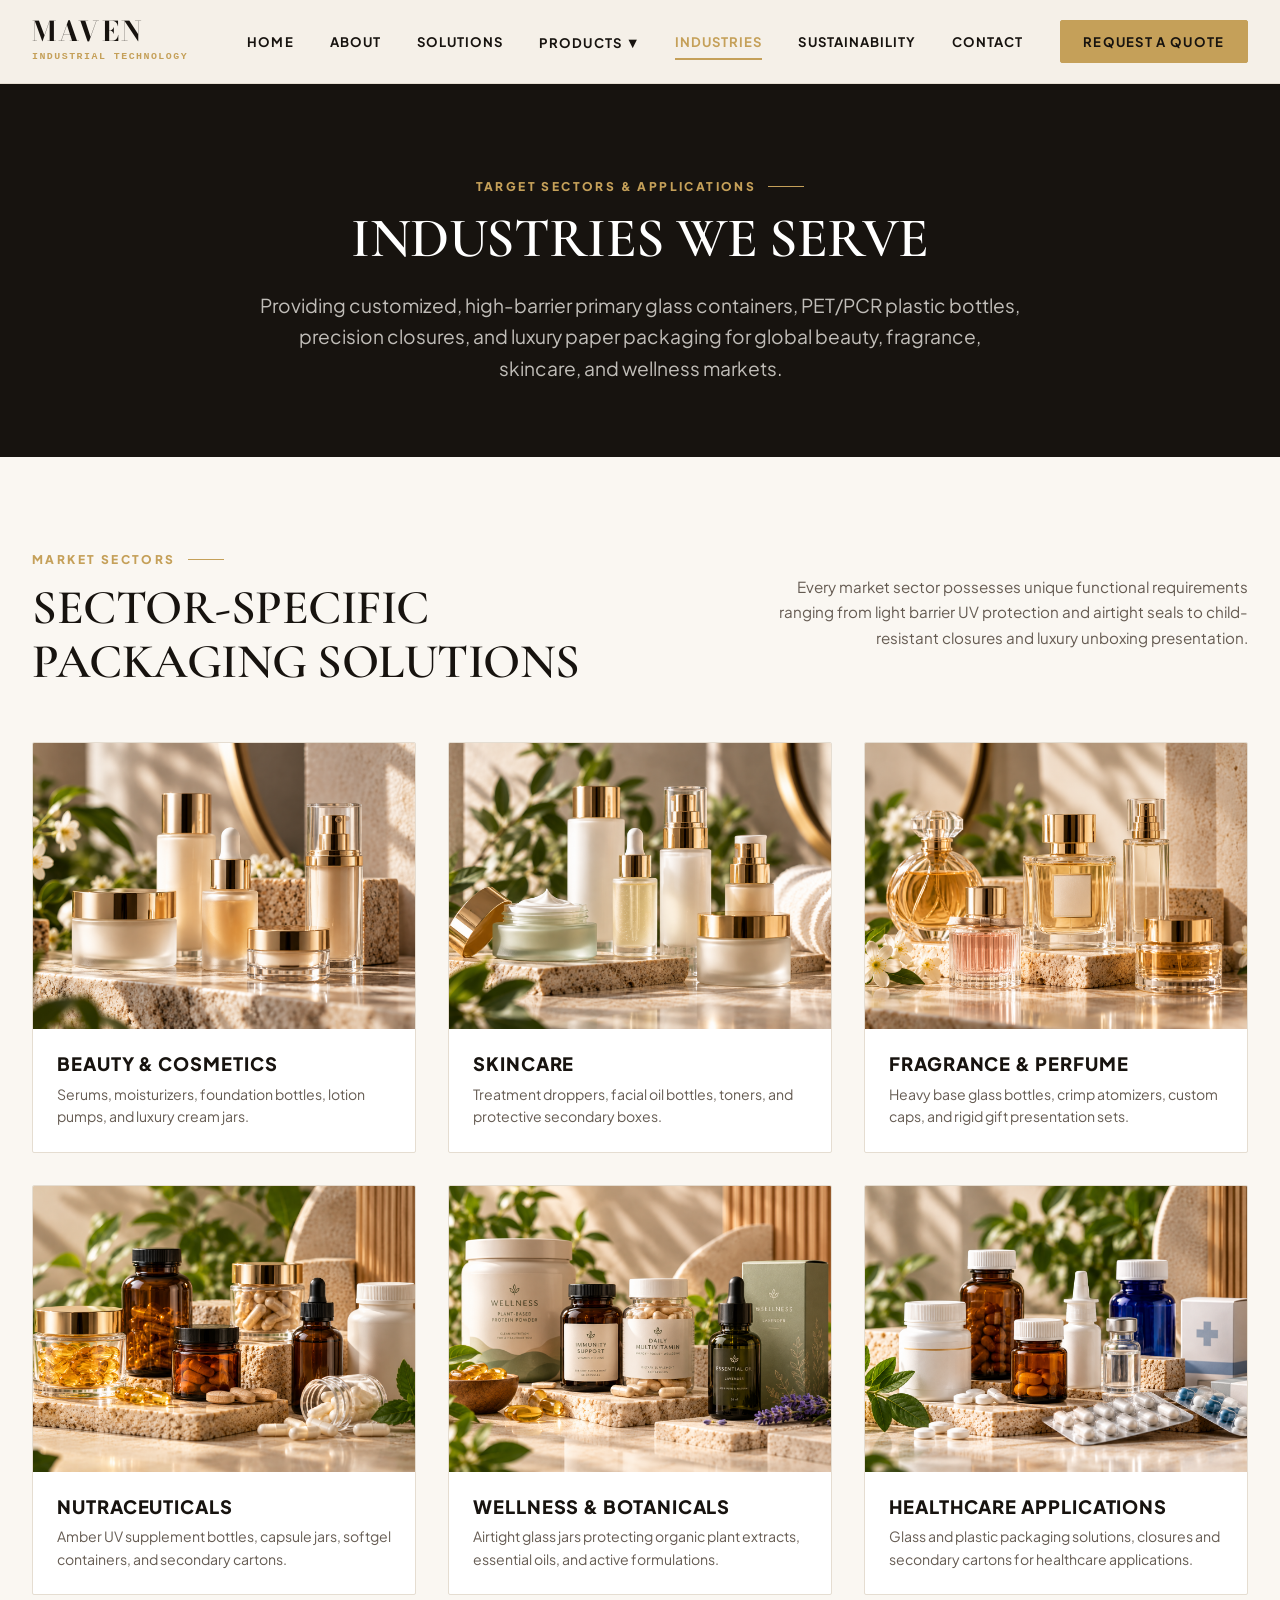
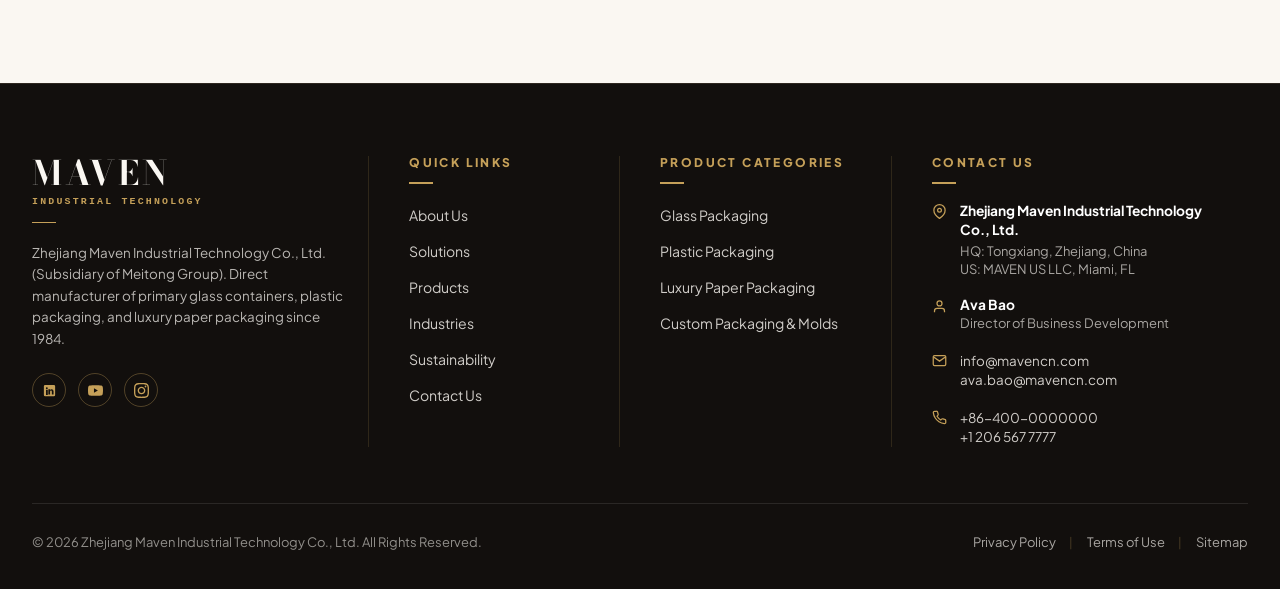
<file: industries.html>
<!DOCTYPE html>
<html lang="en">
<head>
  <meta charset="UTF-8">
  <meta name="viewport" content="width=device-width, initial-scale=1.0">
  <title>Industries We Serve | Zhejiang Maven Industrial Technology Co., Ltd.</title>
  <meta name="description" content="Discover packaging solutions for Beauty, Cosmetics, Fragrance, Plastic Bottles & Pumps, Nutraceuticals, Supplements, and Healthcare brands.">
  <link rel="preconnect" href="https://fonts.googleapis.com">
  <link rel="preconnect" href="https://fonts.gstatic.com" crossorigin>
  <link href="https://fonts.googleapis.com/css2?family=Bodoni+Moda:ital,opsz,wght@0,6..96,400..900;1,6..96,400..900&family=Cormorant+Garamond:ital,wght@0,400;0,500;0,600;0,700;1,400;1,600&family=Plus+Jakarta+Sans:wght@400;500;600;700;800&display=swap" rel="stylesheet">
  <link rel="stylesheet" href="style.css">
</head>
<body>

  <!-- SITE HEADER -->
  <header class="site-header">
    <div class="container header-inner">
      <a href="index.html" class="brand-logo">
        <span class="logo-main">MAVEN</span>
        <span class="logo-sub">INDUSTRIAL TECHNOLOGY</span>
      </a>

      <nav class="nav-links">
        <a href="index.html" class="nav-item">Home</a>
        <a href="about.html" class="nav-item">About</a>
        <a href="solutions.html" class="nav-item">Solutions</a>
        
        <!-- Products Sub-navigation Dropdown -->
        <div class="nav-dropdown-wrapper">
          <a href="products.html" class="nav-item">Products <span style="font-size: 0.7rem; margin-left: 0.2rem;">▼</span></a>
          <div class="nav-dropdown-menu">
            <a href="products.html?cat=fragrance">Fragrance Bottles</a>
            <a href="products.html?cat=cosmetic">Skincare & Cosmetics</a>
            <a href="products.html?cat=plastic">Plastic Bottles & Pumps</a>
            <a href="products.html?cat=nutra">Nutraceutical Jars</a>
            <a href="products.html?cat=paper">Luxury Rigid Boxes</a>
          </div>
        </div>

        <a href="industries.html" class="nav-item active">Industries</a>
        <a href="sustainability.html" class="nav-item">Sustainability</a>
        <a href="contact.html" class="nav-item">Contact</a>
        <a href="#rfq" class="btn btn-gold trigger-rfq" style="padding: 0.6rem 1.4rem;">REQUEST A QUOTE</a>
      </nav>

      <button class="mobile-toggle" aria-label="Toggle Navigation">&#9776;</button>
    </div>
  </header>

  <!-- PAGE HERO (DARK CHARCOAL) -->
  <section class="section mode-charcoal" style="padding: 5.5rem 0 4.5rem; text-align: center;">
    <div class="container">
      <span class="section-num" style="justify-content: center;">TARGET SECTORS & APPLICATIONS</span>
      <h1 class="display-title" style="font-size: 3.5rem; margin-bottom: 1.25rem; color: var(--color-white);">INDUSTRIES WE SERVE</h1>
      <p class="editorial-lead" style="max-width: 760px; margin: 0 auto; color: var(--color-text-inverse-muted);">Providing customized, high-barrier primary glass containers, PET/PCR plastic bottles, precision closures, and luxury paper packaging for global beauty, fragrance, skincare, and wellness markets.</p>
    </div>
  </section>

  <!-- MAIN SECTORS SHOWCASE (WARM IVORY) -->
  <section class="section mode-ivory">
    <div class="container">
      <div class="section-header-flex">
        <div class="section-header-left">
          <span class="section-num">MARKET SECTORS</span>
          <h2 class="editorial-heading">SECTOR-SPECIFIC PACKAGING SOLUTIONS</h2>
        </div>
        <div class="section-header-right">
          <p class="editorial-lead">
            Every market sector possesses unique functional requirements ranging from light barrier UV protection and airtight seals to child-resistant closures and luxury unboxing presentation.
          </p>
        </div>
      </div>

      <div class="industries-6col-grid" style="grid-template-columns: repeat(3, 1fr); gap: 2rem;">
        
        <div class="industry-tile-card">
          <div class="industry-tile-img" style="aspect-ratio: 4/3;">
            <img src="images/industry-beauty.png" alt="Beauty and Cosmetics Packaging">
          </div>
          <div style="padding: 1.5rem;">
            <h3 class="industry-tile-name" style="font-size: 1.15rem; margin-bottom: 0.5rem;">BEAUTY & COSMETICS</h3>
            <p style="font-size: 0.88rem; color: var(--color-text-muted);">Serums, moisturizers, foundation bottles, lotion pumps, and luxury cream jars.</p>
          </div>
        </div>

        <div class="industry-tile-card">
          <div class="industry-tile-img" style="aspect-ratio: 4/3;">
            <img src="images/industry-skincare.png" alt="Skincare Packaging">
          </div>
          <div style="padding: 1.5rem;">
            <h3 class="industry-tile-name" style="font-size: 1.15rem; margin-bottom: 0.5rem;">SKINCARE</h3>
            <p style="font-size: 0.88rem; color: var(--color-text-muted);">Treatment droppers, facial oil bottles, toners, and protective secondary boxes.</p>
          </div>
        </div>

        <div class="industry-tile-card">
          <div class="industry-tile-img" style="aspect-ratio: 4/3;">
            <img src="images/industry-fragrance.png" alt="Fragrance Perfume Packaging">
          </div>
          <div style="padding: 1.5rem;">
            <h3 class="industry-tile-name" style="font-size: 1.15rem; margin-bottom: 0.5rem;">FRAGRANCE & PERFUME</h3>
            <p style="font-size: 0.88rem; color: var(--color-text-muted);">Heavy base glass bottles, crimp atomizers, custom caps, and rigid gift presentation sets.</p>
          </div>
        </div>

        <div class="industry-tile-card">
          <div class="industry-tile-img" style="aspect-ratio: 4/3;">
            <img src="images/industry-nutraceutical.png" alt="Nutraceutical Packaging">
          </div>
          <div style="padding: 1.5rem;">
            <h3 class="industry-tile-name" style="font-size: 1.15rem; margin-bottom: 0.5rem;">NUTRACEUTICALS</h3>
            <p style="font-size: 0.88rem; color: var(--color-text-muted);">Amber UV supplement bottles, capsule jars, softgel containers, and secondary cartons.</p>
          </div>
        </div>

        <div class="industry-tile-card">
          <div class="industry-tile-img" style="aspect-ratio: 4/3;">
            <img src="images/industry-wellness.png" alt="Wellness Packaging">
          </div>
          <div style="padding: 1.5rem;">
            <h3 class="industry-tile-name" style="font-size: 1.15rem; margin-bottom: 0.5rem;">WELLNESS & BOTANICALS</h3>
            <p style="font-size: 0.88rem; color: var(--color-text-muted);">Airtight glass jars protecting organic plant extracts, essential oils, and active formulations.</p>
          </div>
        </div>

        <div class="industry-tile-card">
          <div class="industry-tile-img" style="aspect-ratio: 4/3;">
            <img src="images/industry-healthcare.png" alt="Healthcare Packaging">
          </div>
          <div style="padding: 1.5rem;">
            <h3 class="industry-tile-name" style="font-size: 1.15rem; margin-bottom: 0.5rem;">HEALTHCARE APPLICATIONS</h3>
            <p style="font-size: 0.88rem; color: var(--color-text-muted);">Glass and plastic packaging solutions, closures and secondary cartons for healthcare applications.</p>
          </div>
        </div>

      </div>
    </div>
  </section>

  <!-- SITE FOOTER (DEEP CHARCOAL) -->
  <footer class="site-footer">
    <div class="container">
      <div class="footer-top-grid">
        
        <!-- Column 1: Brand & Overview -->
        <div class="footer-col footer-brand-col">
          <div class="logo-main">MAVEN</div>
          <div class="logo-sub">INDUSTRIAL TECHNOLOGY</div>
          <div class="gold-dash-underline"></div>
          <p class="footer-brand-desc">
            Zhejiang Maven Industrial Technology Co., Ltd. (Subsidiary of Meitong Group). Direct manufacturer of primary glass containers, plastic packaging, and luxury paper packaging since 1984.
          </p>
          <div class="social-icons-row">
            <a href="#" class="social-icon-btn" aria-label="LinkedIn">
              <svg width="15" height="15" fill="currentColor" viewBox="0 0 24 24"><path d="M19 3a2 2 0 0 1 2 2v14a2 2 0 0 1-2 2H5a2 2 0 0 1-2-2V5a2 2 0 0 1 2-2h14m-.5 15.5v-5.3a3.26 3.26 0 0 0-3.26-3.26c-.85 0-1.84.52-2.28 1.3v-1.11h-2.79v8.37h2.79v-4.93c0-.77.62-1.4 1.39-1.4a1.4 1.4 0 0 1 1.4 1.4v4.93h2.75M6.46 10.9v8.37H9.25V10.9H6.46M7.86 6.72a1.49 1.49 0 1 0 0 2.97 1.49 1.49 0 0 0 0-2.97z"/></svg>
            </a>
            <a href="#" class="social-icon-btn" aria-label="YouTube">
              <svg width="15" height="15" fill="currentColor" viewBox="0 0 24 24"><path d="M23.498 6.186a3.016 3.016 0 0 0-2.122-2.136C19.505 3.545 12 3.545 12 3.545s-7.505 0-9.377.505A3.017 3.017 0 0 0 .502 6.186C0 8.07 0 12 0 12s0 3.93.502 5.814a3.016 3.016 0 0 0 2.122 2.136c1.871.505 9.376.505 9.376.505s7.505 0 9.377-.505a3.015 3.015 0 0 0 2.122-2.136C24 15.93 24 12 24 12s0-3.93-.502-5.814zM9.545 15.568V8.432L15.818 12l-6.273 3.568z"/></svg>
            </a>
            <a href="#" class="social-icon-btn" aria-label="Instagram">
              <svg width="15" height="15" fill="currentColor" viewBox="0 0 24 24"><path d="M12 2.163c3.204 0 3.584.012 4.85.07 3.252.148 4.771 1.691 4.919 4.919.058 1.265.069 1.645.069 4.849 0 3.205-.012 3.584-.069 4.849-.149 3.225-1.664 4.771-4.919 4.919-1.266.058-1.644.07-4.85.07-3.204 0-3.584-.012-4.849-.07-3.26-.149-4.771-1.699-4.919-4.92-.058-1.265-.07-1.644-.07-4.849 0-3.204.013-3.583.07-4.849.149-3.227 1.664-4.771 4.919-4.919 1.266-.057 1.645-.069 4.849-.069zm0-2.163c-3.259 0-3.667.014-4.947.072-4.358.2-6.78 2.618-6.98 6.98-.059 1.281-.073 1.689-.073 4.948 0 3.259.014 3.668.072 4.948.2 4.358 2.618 6.78 6.98 6.98 1.281.058 1.689.072 4.948.072 3.259 0 3.668-.014 4.948-.072 4.354-.2 6.782-2.618 6.979-6.98.059-1.28.073-1.689.073-4.948 0-3.259-.014-3.667-.072-4.947-.196-4.354-2.617-6.78-6.979-6.98-1.281-.059-1.69-.073-4.949-.073zm0 5.838c-3.403 0-6.162 2.759-6.162 6.162s2.759 6.163 6.162 6.163 6.162-2.759 6.162-6.163c0-3.403-2.759-6.162-6.162-6.162zm0 10.162c-2.209 0-4-1.79-4-4 0-2.209 1.791-4 4-4s4 1.791 4 4c0 2.21-1.791 4-4 4zm6.406-11.845c-.796 0-1.441.645-1.441 1.44s.645 1.44 1.441 1.44c.795 0 1.439-.645 1.439-1.44s-.644-1.44-1.439-1.44z"/></svg>
            </a>
          </div>
        </div>

        <!-- Column 2: Quick Links -->
        <div class="footer-col">
          <h4 class="footer-col-title">QUICK LINKS</h4>
          <div class="gold-dash-underline"></div>
          <ul class="footer-nav-list">
            <li><a href="about.html">About Us</a></li>
            <li><a href="solutions.html">Solutions</a></li>
            <li><a href="products.html">Products</a></li>
            <li><a href="industries.html">Industries</a></li>
            <li><a href="sustainability.html">Sustainability</a></li>
            <li><a href="contact.html">Contact Us</a></li>
          </ul>
        </div>

        <!-- Column 3: Product Categories -->
        <div class="footer-col">
          <h4 class="footer-col-title">PRODUCT CATEGORIES</h4>
          <div class="gold-dash-underline"></div>
          <ul class="footer-nav-list">
            <li><a href="products.html?cat=glass">Glass Packaging</a></li>
            <li><a href="products.html?cat=plastic">Plastic Packaging</a></li>
            <li><a href="products.html?cat=paper">Luxury Paper Packaging</a></li>
            <li><a href="solutions.html">Custom Packaging &amp; Molds</a></li>
          </ul>
        </div>

        <!-- Column 4: Contact Us -->
        <div class="footer-col">
          <h4 class="footer-col-title">CONTACT US</h4>
          <div class="gold-dash-underline"></div>
          <div class="footer-contact-list">
            
            <div class="footer-contact-item">
              <span class="contact-item-icon">
                <svg width="15" height="15" viewBox="0 0 24 24" fill="none" stroke="currentColor" stroke-width="2"><path d="M21 10c0 7-9 13-9 13s-9-6-9-13a9 9 0 0 1 18 0z"/><circle cx="12" cy="10" r="3"/></svg>
              </span>
              <div>
                <span class="contact-company-name">Zhejiang Maven Industrial Technology Co., Ltd.</span>
                <span class="contact-sub-text">HQ: Tongxiang, Zhejiang, China</span>
                <span class="contact-sub-text">US: MAVEN US LLC, Miami, FL</span>
              </div>
            </div>

            <div class="footer-contact-item">
              <span class="contact-item-icon">
                <svg width="15" height="15" viewBox="0 0 24 24" fill="none" stroke="currentColor" stroke-width="2"><path d="M20 21v-2a4 4 0 0 0-4-4H8a4 4 0 0 0-4 4v2"/><circle cx="12" cy="7" r="4"/></svg>
              </span>
              <div>
                <span class="contact-person-name">Ava Bao</span>
                <span class="contact-sub-text">Director of Business Development</span>
              </div>
            </div>

            <div class="footer-contact-item">
              <span class="contact-item-icon">
                <svg width="15" height="15" viewBox="0 0 24 24" fill="none" stroke="currentColor" stroke-width="2"><path d="M4 4h16c1.1 0 2 .9 2 2v12c0 1.1-.9 2-2 2H4c-1.1 0-2-.9-2-2V6c0-1.1.9-2 2-2z"/><polyline points="22,6 12,13 2,6"/></svg>
              </span>
              <div>
                <a href="mailto:info@mavencn.com" class="contact-link">info@mavencn.com</a>
                <a href="mailto:ava.bao@mavencn.com" class="contact-link">ava.bao@mavencn.com</a>
              </div>
            </div>

            <div class="footer-contact-item">
              <span class="contact-item-icon">
                <svg width="15" height="15" viewBox="0 0 24 24" fill="none" stroke="currentColor" stroke-width="2"><path d="M22 16.92v3a2 2 0 0 1-2.18 2 19.79 19.79 0 0 1-8.63-3.07 19.5 19.5 0 0 1-6-6 19.79 19.79 0 0 1-3.07-8.67A2 2 0 0 1 4.11 2h3a2 2 0 0 1 2 1.72 12.84 12.84 0 0 0 .7 2.81 2 2 0 0 1-.45 2.11L8.09 9.91a16 16 0 0 0 6 6l1.27-1.27a2 2 0 0 1 2.11-.45 12.84 12.84 0 0 0 2.81.7A2 2 0 0 1 22 16.92z"/></svg>
              </span>
              <div>
                <a href="tel:+864000000000" class="contact-link">+86-400-0000000</a>
                <a href="tel:+12065677777" class="contact-link">+1 206 567 7777</a>
              </div>
            </div>

          </div>
        </div>

      </div>

      <!-- Bottom Bar -->
      <div class="footer-bottom-bar">
        <div>&copy; 2026 Zhejiang Maven Industrial Technology Co., Ltd. All Rights Reserved.</div>
        <div class="footer-bottom-links">
          <a href="#">Privacy Policy</a>
          <span class="bottom-sep">|</span>
          <a href="#">Terms of Use</a>
          <span class="bottom-sep">|</span>
          <a href="#">Sitemap</a>
        </div>
      </div>
    </div>
  </footer>

  <!-- REQUEST A QUOTE MODAL DIALOG -->
  <div class="modal-overlay" id="rfqModal">
    <div class="modal-content">
      <button class="modal-close close-rfq">&times;</button>
      <div class="section-num" style="margin-bottom: 0.4rem;">DIRECT INQUIRY</div>
      <h3 style="font-size: 1.8rem; color: var(--color-espresso-dark); margin-bottom: 0.5rem;">START YOUR PROJECT</h3>
      <p style="font-size: 0.9rem; color: var(--color-text-muted); margin-bottom: 2rem;">Complete the form below to receive a factory direct quotation or physical sample kit within 24 business hours.</p>

      <form class="quote-form-handler">
        <div class="form-row">
          <div class="form-group">
            <label class="form-label">Full Name *</label>
            <input type="text" class="form-control" required placeholder="John Doe">
          </div>
          <div class="form-group">
            <label class="form-label">Company Name *</label>
            <input type="text" class="form-control" required placeholder="Your Brand Ltd.">
          </div>
        </div>

        <div class="form-row">
          <div class="form-group">
            <label class="form-label">Business Email *</label>
            <input type="email" class="form-control" required placeholder="name@company.com">
          </div>
          <div class="form-group">
            <label class="form-label">What are you looking for? *</label>
            <input type="text" class="form-control" required placeholder="e.g. 50ml glass serum bottle + custom box">
          </div>
        </div>

        <div style="background-color: var(--color-ivory); padding: 1.25rem; border-radius: var(--radius-xs); margin-bottom: 1.5rem; border: 1px solid var(--color-border-light);">
          <div style="font-size: 0.8rem; font-weight: 800; text-transform: uppercase; letter-spacing: 0.08em; color: var(--color-gold-accent); margin-bottom: 1rem;">Additional Specifications (Optional)</div>
          
          <div class="form-row">
            <div class="form-group">
              <label class="form-label">Phone / WhatsApp</label>
              <input type="text" class="form-control" placeholder="+1 (555) 000-0000">
            </div>
            <div class="form-group">
              <label class="form-label">Packaging Category</label>
              <select class="form-control">
                <option>Glass Bottles & Jars</option>
                <option>Plastic Packaging (PET/PP/PCR)</option>
                <option>Luxury Paper Boxes & Cartons</option>
                <option>Integrated Glass + Paper Set</option>
                <option>Fragrance Perfume Packaging</option>
                <option>Custom Private Mold Project</option>
              </select>
            </div>
          </div>

          <div class="form-row">
            <div class="form-group">
              <label class="form-label">Estimated Order Quantity</label>
              <select class="form-control">
                <option>5,000 to 10,000 units</option>
                <option>10,000 to 50,000 units</option>
                <option>50,000+ units</option>
                <option>Custom sample evaluation</option>
              </select>
            </div>
            <div class="form-group">
              <label class="form-label">Attach Drawing / Artwork</label>
              <input type="file" class="form-control" style="padding: 0.5rem;">
            </div>
          </div>

          <div class="form-group" style="margin-bottom: 0;">
            <label class="form-label">Detailed Project Specifications</label>
            <textarea class="form-control" placeholder="Bottle capacity, neck thread, cap type, decoration, or secondary box style."></textarea>
          </div>
        </div>

        <button type="submit" class="btn btn-gold" style="width: 100%;">START YOUR PROJECT</button>
      </form>
    </div>
  </div>

  <script src="main.js"></script>
</body>
</html>
</file>
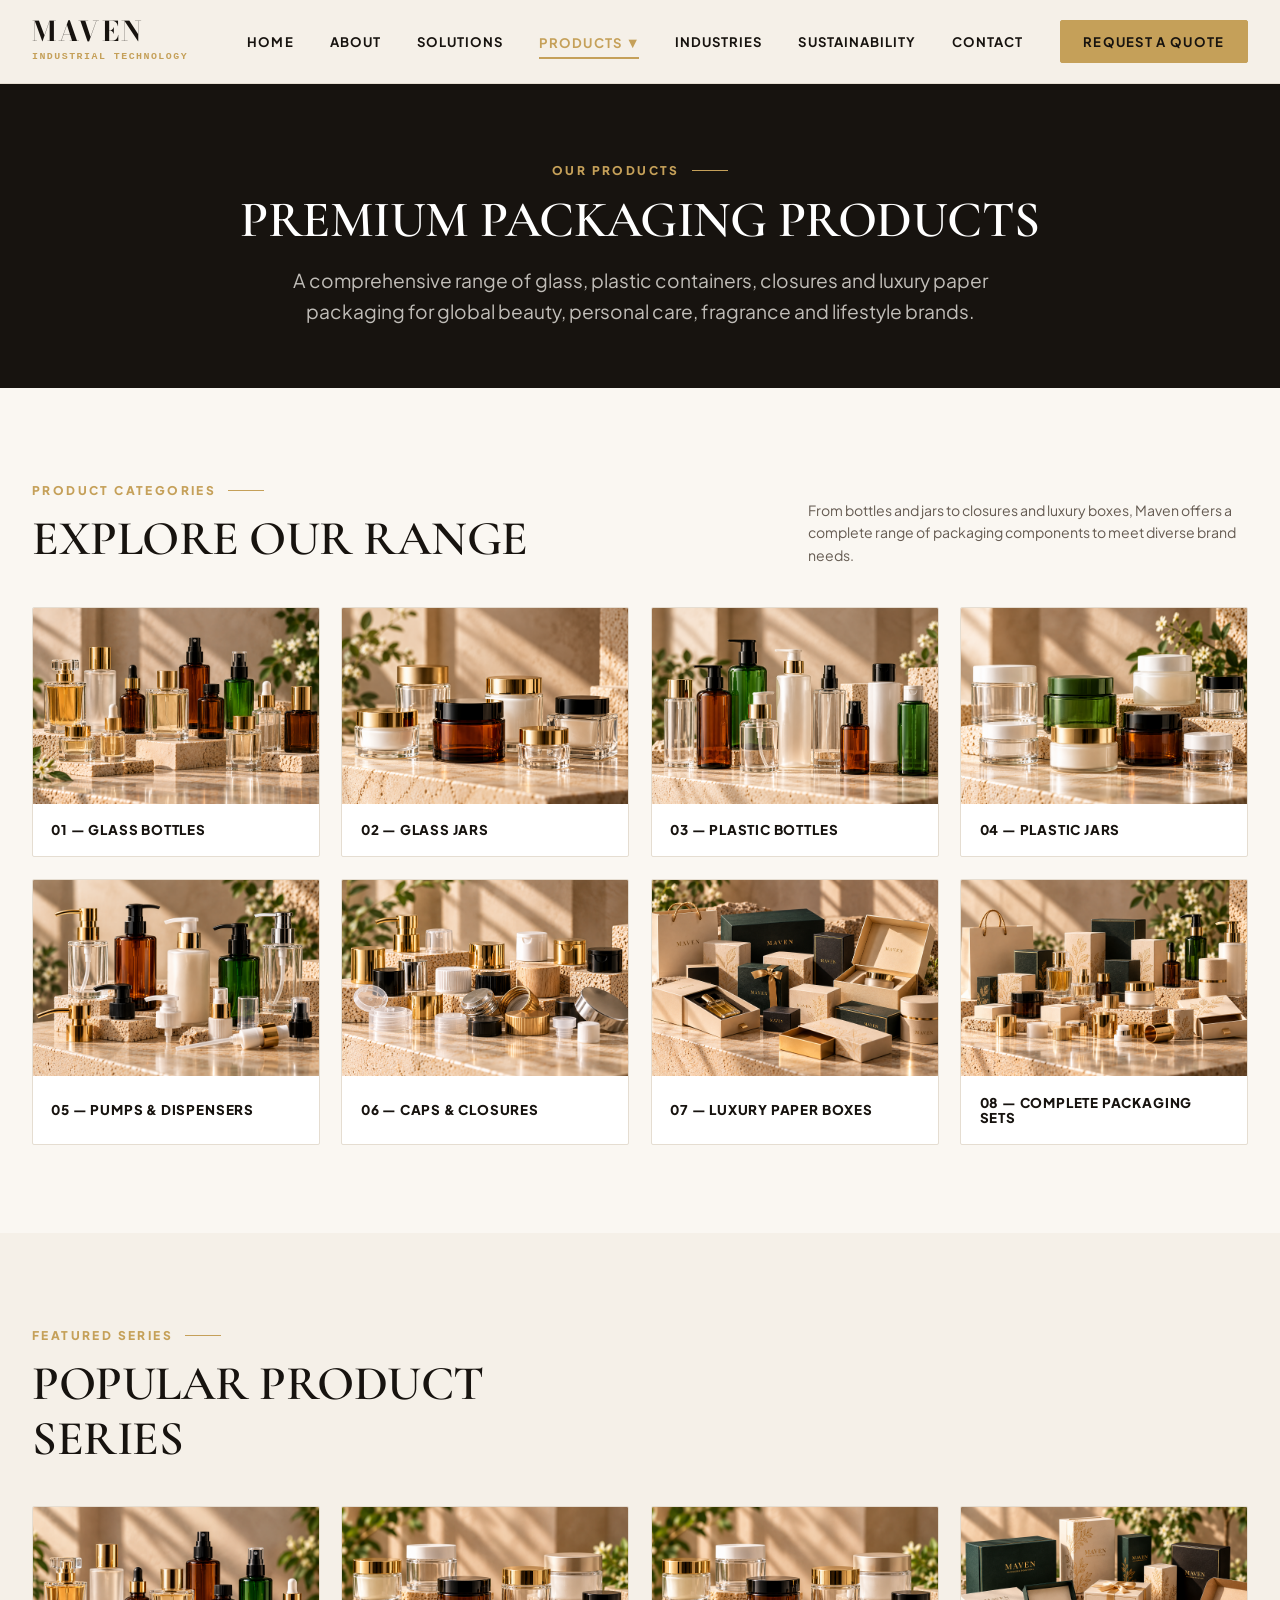
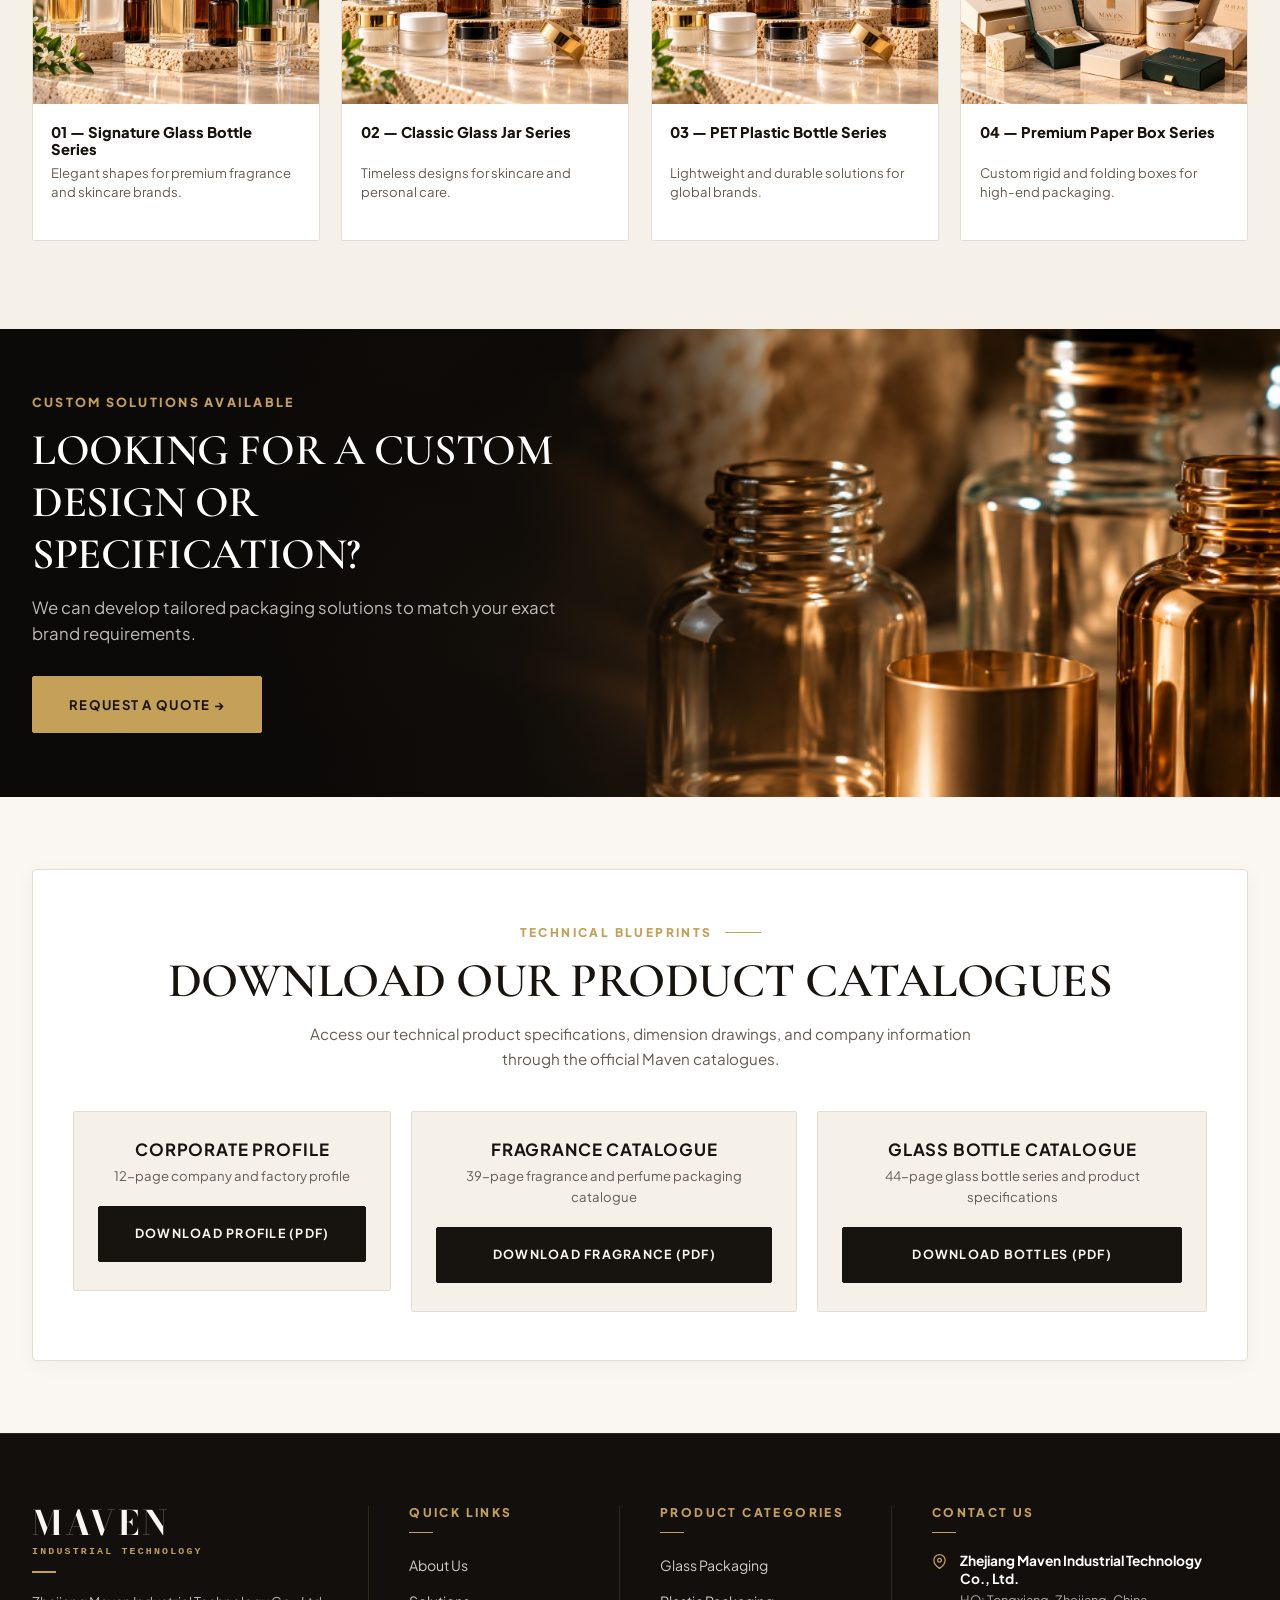
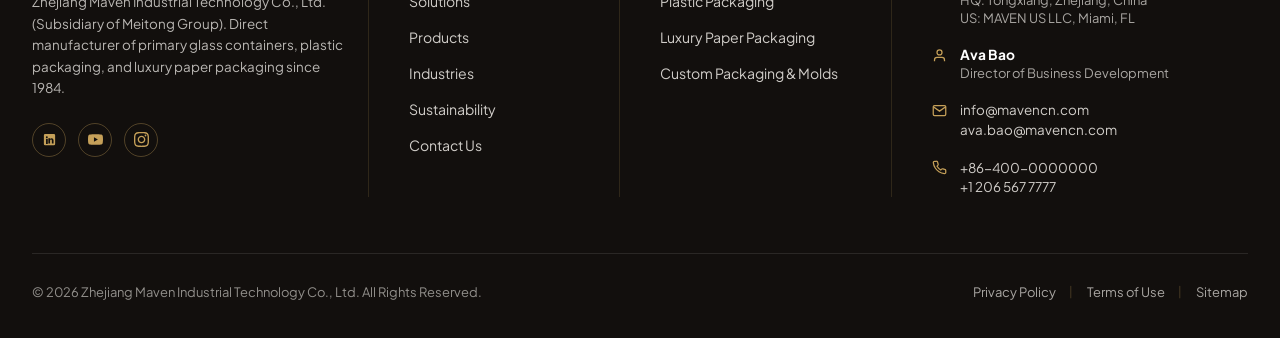
<file: products.html>
<!DOCTYPE html>
<html lang="en">
<head>
  <meta charset="UTF-8">
  <meta name="viewport" content="width=device-width, initial-scale=1.0">
  <title>Packaging Products & Catalogue | Zhejiang Maven Industrial Technology Co., Ltd.</title>
  <meta name="description" content="Browse Maven's luxury packaging product catalogue: primary glass bottles, glass jars, PET/PP/PCR plastic containers, pumps, dispensers, caps, luxury paper boxes, and complete packaging sets.">
  <link rel="preconnect" href="https://fonts.googleapis.com">
  <link rel="preconnect" href="https://fonts.gstatic.com" crossorigin>
  <link href="https://fonts.googleapis.com/css2?family=Bodoni+Moda:ital,opsz,wght@0,6..96,400..900;1,6..96,400..900&family=Cormorant+Garamond:ital,wght@0,400;0,500;0,600;0,700;1,400;1,600&family=Plus+Jakarta+Sans:wght@400;500;600;700;800&display=swap" rel="stylesheet">
  <link rel="stylesheet" href="style.css">
</head>
<body>

  <!-- SITE HEADER -->
  <header class="site-header">
    <div class="container header-inner">
      <a href="index.html" class="brand-logo">
        <span class="logo-main">MAVEN</span>
        <span class="logo-sub">INDUSTRIAL TECHNOLOGY</span>
      </a>

      <nav class="nav-links">
        <a href="index.html" class="nav-item">Home</a>
        <a href="about.html" class="nav-item">About</a>
        <a href="solutions.html" class="nav-item">Solutions</a>
        
        <!-- Products Sub-navigation Dropdown -->
        <div class="nav-dropdown-wrapper">
          <a href="products.html" class="nav-item active">Products <span style="font-size: 0.7rem; margin-left: 0.2rem;">▼</span></a>
          <div class="nav-dropdown-menu">
            <a href="products.html?cat=fragrance">Fragrance Bottles</a>
            <a href="products.html?cat=cosmetic">Skincare & Cosmetics</a>
            <a href="products.html?cat=plastic">Plastic Bottles & Pumps</a>
            <a href="products.html?cat=nutra">Nutraceutical Jars</a>
            <a href="products.html?cat=paper">Luxury Rigid Boxes</a>
          </div>
        </div>

        <a href="industries.html" class="nav-item">Industries</a>
        <a href="sustainability.html" class="nav-item">Sustainability</a>
        <a href="contact.html" class="nav-item">Contact</a>
        <a href="#rfq" class="btn btn-gold trigger-rfq" style="padding: 0.6rem 1.4rem;">REQUEST A QUOTE</a>
      </nav>

      <button class="mobile-toggle" aria-label="Toggle Navigation">&#9776;</button>
    </div>
  </header>

  <!-- PAGE HERO (DARK CHARCOAL — STANDARDIZED INNER PAGE HERO) -->
  <section class="section mode-charcoal" style="padding: 4.5rem 0 3.75rem; text-align: center;">
    <div class="container">
      <span class="section-num" style="justify-content: center;">OUR PRODUCTS</span>
      <h1 class="display-title" style="font-size: clamp(2rem, 4vw, 3.25rem); margin-bottom: 1rem; color: var(--color-white);">PREMIUM PACKAGING PRODUCTS</h1>
      <p class="editorial-lead" style="max-width: 760px; margin: 0 auto; color: var(--color-text-inverse-muted);">A comprehensive range of glass, plastic containers, closures and luxury paper packaging for global beauty, personal care, fragrance and lifestyle brands.</p>
    </div>
  </section>

  <!-- SECTION 2: PRODUCT CATEGORIES (8 CARDS GRID) -->
  <section class="section mode-ivory" id="product-categories">
    <div class="container">
      <div class="products-section-header">
        <div class="header-left">
          <span class="section-num">PRODUCT CATEGORIES</span>
          <h2 class="editorial-heading" style="margin-bottom: 0;">EXPLORE OUR RANGE</h2>
        </div>
        <div class="header-right-text">
          From bottles and jars to closures and luxury boxes, Maven offers a complete range of packaging components to meet diverse brand needs.
        </div>
      </div>

      <div class="product-cat-grid-8">
        <!-- 01 — GLASS BOTTLES -->
        <div class="product-cat-card">
          <div class="product-cat-img-wrapper">
            <img src="images/GLASSBOTTLES.png" alt="01 — GLASS BOTTLES">
          </div>
          <div class="product-cat-body">
            <h3 class="product-cat-title">01 &mdash; GLASS BOTTLES</h3>
          </div>
        </div>

        <!-- 02 — GLASS JARS -->
        <div class="product-cat-card">
          <div class="product-cat-img-wrapper">
            <img src="images/glassjars.png" alt="02 — GLASS JARS">
          </div>
          <div class="product-cat-body">
            <h3 class="product-cat-title">02 &mdash; GLASS JARS</h3>
          </div>
        </div>

        <!-- 03 — PLASTIC BOTTLES -->
        <div class="product-cat-card">
          <div class="product-cat-img-wrapper">
            <img src="images/PLASTICBOTTLES.png" alt="03 — PLASTIC BOTTLES">
          </div>
          <div class="product-cat-body">
            <h3 class="product-cat-title">03 &mdash; PLASTIC BOTTLES</h3>
          </div>
        </div>

        <!-- 04 — PLASTIC JARS -->
        <div class="product-cat-card">
          <div class="product-cat-img-wrapper">
            <img src="images/PLASTICJARS.png" alt="04 — PLASTIC JARS">
          </div>
          <div class="product-cat-body">
            <h3 class="product-cat-title">04 &mdash; PLASTIC JARS</h3>
          </div>
        </div>

        <!-- 05 — PUMPS & DISPENSERS -->
        <div class="product-cat-card">
          <div class="product-cat-img-wrapper">
            <img src="images/PUMPSnDISPENSERS.png" alt="05 — PUMPS & DISPENSERS">
          </div>
          <div class="product-cat-body">
            <h3 class="product-cat-title">05 &mdash; PUMPS & DISPENSERS</h3>
          </div>
        </div>

        <!-- 06 — CAPS & CLOSURES -->
        <div class="product-cat-card">
          <div class="product-cat-img-wrapper">
            <img src="images/CAPSnCLOSURES.png" alt="06 — CAPS & CLOSURES">
          </div>
          <div class="product-cat-body">
            <h3 class="product-cat-title">06 &mdash; CAPS & CLOSURES</h3>
          </div>
        </div>

        <!-- 07 — LUXURY PAPER BOXES -->
        <div class="product-cat-card">
          <div class="product-cat-img-wrapper">
            <img src="images/LUXURYPAPERBOX.png" alt="07 — LUXURY PAPER BOXES">
          </div>
          <div class="product-cat-body">
            <h3 class="product-cat-title">07 &mdash; LUXURY PAPER BOXES</h3>
          </div>
        </div>

        <!-- 08 — COMPLETE PACKAGING SETS -->
        <div class="product-cat-card">
          <div class="product-cat-img-wrapper">
            <img src="images/COMPLETEPACKAGINGSETS.png" alt="08 — COMPLETE PACKAGING SETS">
          </div>
          <div class="product-cat-body">
            <h3 class="product-cat-title">08 &mdash; COMPLETE PACKAGING SETS</h3>
          </div>
        </div>
      </div>
    </div>
  </section>

  <!-- SECTION 3: FEATURED PRODUCT SERIES (4 CARDS GRID) -->
  <section class="section mode-ivory-warm" id="featured-series">
    <div class="container">
      <div class="products-section-header">
        <div class="header-left">
          <span class="section-num">FEATURED SERIES</span>
          <h2 class="editorial-heading" style="margin-bottom: 0;">POPULAR PRODUCT SERIES</h2>
        </div>
      </div>

      <div class="featured-series-grid">
        <!-- Series 1 -->
        <div class="series-card">
          <div class="series-card-img">
            <img src="images/SignatureGlassBottleSeries.png" alt="Signature Glass Bottle Series">
          </div>
          <div class="series-card-body">
            <h3 class="series-card-title">01 &mdash; Signature Glass Bottle Series</h3>
            <p class="series-card-desc">Elegant shapes for premium fragrance and skincare brands.</p>
          </div>
        </div>

        <!-- Series 2 -->
        <div class="series-card">
          <div class="series-card-img">
            <img src="images/ClassicGlassJarSeries.png" alt="Classic Glass Jar Series">
          </div>
          <div class="series-card-body">
            <h3 class="series-card-title">02 &mdash; Classic Glass Jar Series</h3>
            <p class="series-card-desc">Timeless designs for skincare and personal care.</p>
          </div>
        </div>

        <!-- Series 3 -->
        <div class="series-card">
          <div class="series-card-img">
            <img src="images/PETPlasticBottleSeries.png" alt="PET Plastic Bottle Series">
          </div>
          <div class="series-card-body">
            <h3 class="series-card-title">03 &mdash; PET Plastic Bottle Series</h3>
            <p class="series-card-desc">Lightweight and durable solutions for global brands.</p>
          </div>
        </div>

        <!-- Series 4 -->
        <div class="series-card">
          <div class="series-card-img">
            <img src="images/PremiumPaperBoxSeries.png" alt="Premium Paper Box Series">
          </div>
          <div class="series-card-body">
            <h3 class="series-card-title">04 &mdash; Premium Paper Box Series</h3>
            <p class="series-card-desc">Custom rigid and folding boxes for high-end packaging.</p>
          </div>
        </div>
      </div>
    </div>
  </section>

  <!-- SECTION 4: CUSTOM PACKAGING CTA (DARK LUXURY BANNER) -->
  <section class="section-about-cta">
    <div class="container about-cta-container">
      <div class="about-cta-content">
        <span class="eyebrow-label" style="color: var(--color-gold-accent);">CUSTOM SOLUTIONS AVAILABLE</span>
        <h2 class="display-title" style="color: var(--color-white); font-size: clamp(1.8rem, 3.5vw, 2.75rem); line-height: 1.18; margin-bottom: 0.85rem;">
          LOOKING FOR A CUSTOM<br>DESIGN OR SPECIFICATION?
        </h2>
        <p class="about-cta-lead">
          We can develop tailored packaging solutions to match your exact brand requirements.
        </p>
        <div style="margin-top: 1.75rem;">
          <a href="#rfq" class="btn btn-gold trigger-rfq">REQUEST A QUOTE &rarr;</a>
        </div>
      </div>
    </div>
  </section>

  <!-- SECTION 5: TECHNICAL PRODUCT CATALOGUES DOWNLOAD -->
  <section class="section mode-ivory" style="padding: 4.5rem 0;">
    <div class="container">
      <div style="background: var(--color-white); border: 1px solid var(--color-border-light); padding: 3rem 2.5rem; border-radius: var(--radius-sm); text-align: center; box-shadow: var(--shadow-subtle);">
        <span class="section-num" style="justify-content: center;">TECHNICAL BLUEPRINTS</span>
        <h2 class="editorial-heading" style="margin-bottom: 0.75rem;">DOWNLOAD OUR PRODUCT CATALOGUES</h2>
        <p class="editorial-lead" style="max-width: 720px; margin: 0 auto 2.5rem; font-size: 0.95rem;">Access our technical product specifications, dimension drawings, and company information through the official Maven catalogues.</p>

        <div class="stats-counter-grid" style="grid-template-columns: repeat(3, 1fr); border-top: none; padding-top: 0;">
          <div style="padding: 1.75rem 1.5rem; background: var(--color-ivory-warm); border-radius: var(--radius-xs); border: 1px solid var(--color-border-light);">
            <h3 style="font-size: 1.05rem; font-weight: 700; color: var(--color-espresso-dark); margin-bottom: 0.4rem; text-transform: uppercase; letter-spacing: 0.05em;">CORPORATE PROFILE</h3>
            <p style="font-size: 0.82rem; color: var(--color-text-muted); margin-bottom: 1.25rem;">12-page company and factory profile</p>
            <a href="pdf/Maven Company Profile 2026.pdf" target="_blank" class="btn btn-dark" style="width: 100%; font-size: 0.78rem;">DOWNLOAD PROFILE (PDF)</a>
          </div>

          <div style="padding: 1.75rem 1.5rem; background: var(--color-ivory-warm); border-radius: var(--radius-xs); border: 1px solid var(--color-border-light);">
            <h3 style="font-size: 1.05rem; font-weight: 700; color: var(--color-espresso-dark); margin-bottom: 0.4rem; text-transform: uppercase; letter-spacing: 0.05em;">FRAGRANCE CATALOGUE</h3>
            <p style="font-size: 0.82rem; color: var(--color-text-muted); margin-bottom: 1.25rem;">39-page fragrance and perfume packaging catalogue</p>
            <a href="pdf/Fragrance_Product_Catalogue_English.pdf" target="_blank" class="btn btn-dark" style="width: 100%; font-size: 0.78rem;">DOWNLOAD FRAGRANCE (PDF)</a>
          </div>

          <div style="padding: 1.75rem 1.5rem; background: var(--color-ivory-warm); border-radius: var(--radius-xs); border: 1px solid var(--color-border-light);">
            <h3 style="font-size: 1.05rem; font-weight: 700; color: var(--color-espresso-dark); margin-bottom: 0.4rem; text-transform: uppercase; letter-spacing: 0.05em;">GLASS BOTTLE CATALOGUE</h3>
            <p style="font-size: 0.82rem; color: var(--color-text-muted); margin-bottom: 1.25rem;">44-page glass bottle series and product specifications</p>
            <a href="pdf/MavenProductCataloguePart 1.pdf" target="_blank" class="btn btn-dark" style="width: 100%; font-size: 0.78rem;">DOWNLOAD BOTTLES (PDF)</a>
          </div>
        </div>
      </div>
    </div>
  </section>

  <!-- SITE FOOTER -->
  <footer class="site-footer">
    <div class="container">
      <div class="footer-top-grid">
        
        <!-- Column 1: Brand & Overview -->
        <div class="footer-col footer-brand-col">
          <div class="logo-main">MAVEN</div>
          <div class="logo-sub">INDUSTRIAL TECHNOLOGY</div>
          <div class="gold-dash-underline"></div>
          <p class="footer-brand-desc">
            Zhejiang Maven Industrial Technology Co., Ltd. (Subsidiary of Meitong Group). Direct manufacturer of primary glass containers, plastic packaging, and luxury paper packaging since 1984.
          </p>
          <div class="social-icons-row">
            <a href="#" class="social-icon-btn" aria-label="LinkedIn">
              <svg width="15" height="15" fill="currentColor" viewBox="0 0 24 24"><path d="M19 3a2 2 0 0 1 2 2v14a2 2 0 0 1-2 2H5a2 2 0 0 1-2-2V5a2 2 0 0 1 2-2h14m-.5 15.5v-5.3a3.26 3.26 0 0 0-3.26-3.26c-.85 0-1.84.52-2.28 1.3v-1.11h-2.79v8.37h2.79v-4.93c0-.77.62-1.4 1.39-1.4a1.4 1.4 0 0 1 1.4 1.4v4.93h2.75M6.46 10.9v8.37H9.25V10.9H6.46M7.86 6.72a1.49 1.49 0 1 0 0 2.97 1.49 1.49 0 0 0 0-2.97z"/></svg>
            </a>
            <a href="#" class="social-icon-btn" aria-label="YouTube">
              <svg width="15" height="15" fill="currentColor" viewBox="0 0 24 24"><path d="M23.498 6.186a3.016 3.016 0 0 0-2.122-2.136C19.505 3.545 12 3.545 12 3.545s-7.505 0-9.377.505A3.017 3.017 0 0 0 .502 6.186C0 8.07 0 12 0 12s0 3.93.502 5.814a3.016 3.016 0 0 0 2.122 2.136c1.871.505 9.376.505 9.376.505s7.505 0 9.377-.505a3.015 3.015 0 0 0 2.122-2.136C24 15.93 24 12 24 12s0-3.93-.502-5.814zM9.545 15.568V8.432L15.818 12l-6.273 3.568z"/></svg>
            </a>
            <a href="#" class="social-icon-btn" aria-label="Instagram">
              <svg width="15" height="15" fill="currentColor" viewBox="0 0 24 24"><path d="M12 2.163c3.204 0 3.584.012 4.85.07 3.252.148 4.771 1.691 4.919 4.919.058 1.265.069 1.645.069 4.849 0 3.205-.012 3.584-.069 4.849-.149 3.225-1.664 4.771-4.919 4.919-1.266.058-1.644.07-4.85.07-3.204 0-3.584-.012-4.849-.07-3.26-.149-4.771-1.699-4.919-4.92-.058-1.265-.07-1.644-.07-4.849 0-3.204.013-3.583.07-4.849.149-3.227 1.664-4.771 4.919-4.919 1.266-.057 1.645-.069 4.849-.069zm0-2.163c-3.259 0-3.667.014-4.947.072-4.358.2-6.78 2.618-6.98 6.98-.059 1.281-.073 1.689-.073 4.948 0 3.259.014 3.668.072 4.948.2 4.358 2.618 6.78 6.98 6.98 1.281.058 1.689.072 4.948.072 3.259 0 3.668-.014 4.948-.072 4.354-.2 6.782-2.618 6.979-6.98.059-1.28.073-1.689.073-4.948 0-3.259-.014-3.667-.072-4.947-.196-4.354-2.617-6.78-6.979-6.98-1.281-.059-1.69-.073-4.949-.073zm0 5.838c-3.403 0-6.162 2.759-6.162 6.162s2.759 6.163 6.162 6.163 6.162-2.759 6.162-6.163c0-3.403-2.759-6.162-6.162-6.162zm0 10.162c-2.209 0-4-1.79-4-4 0-2.209 1.791-4 4-4s4 1.791 4 4c0 2.21-1.791 4-4 4zm6.406-11.845c-.796 0-1.441.645-1.441 1.44s.645 1.44 1.441 1.44c.795 0 1.439-.645 1.439-1.44s-.644-1.44-1.439-1.44z"/></svg>
            </a>
          </div>
        </div>

        <!-- Column 2: Quick Links -->
        <div class="footer-col">
          <h4 class="footer-col-title">QUICK LINKS</h4>
          <div class="gold-dash-underline"></div>
          <ul class="footer-nav-list">
            <li><a href="about.html">About Us</a></li>
            <li><a href="solutions.html">Solutions</a></li>
            <li><a href="products.html">Products</a></li>
            <li><a href="industries.html">Industries</a></li>
            <li><a href="sustainability.html">Sustainability</a></li>
            <li><a href="contact.html">Contact Us</a></li>
          </ul>
        </div>

        <!-- Column 3: Product Categories -->
        <div class="footer-col">
          <h4 class="footer-col-title">PRODUCT CATEGORIES</h4>
          <div class="gold-dash-underline"></div>
          <ul class="footer-nav-list">
            <li><a href="products.html?cat=glass">Glass Packaging</a></li>
            <li><a href="products.html?cat=plastic">Plastic Packaging</a></li>
            <li><a href="products.html?cat=paper">Luxury Paper Packaging</a></li>
            <li><a href="solutions.html">Custom Packaging &amp; Molds</a></li>
          </ul>
        </div>

        <!-- Column 4: Contact Us -->
        <div class="footer-col">
          <h4 class="footer-col-title">CONTACT US</h4>
          <div class="gold-dash-underline"></div>
          <div class="footer-contact-list">
            
            <div class="footer-contact-item">
              <span class="contact-item-icon">
                <svg width="15" height="15" viewBox="0 0 24 24" fill="none" stroke="currentColor" stroke-width="2"><path d="M21 10c0 7-9 13-9 13s-9-6-9-13a9 9 0 0 1 18 0z"/><circle cx="12" cy="10" r="3"/></svg>
              </span>
              <div>
                <span class="contact-company-name">Zhejiang Maven Industrial Technology Co., Ltd.</span>
                <span class="contact-sub-text">HQ: Tongxiang, Zhejiang, China</span>
                <span class="contact-sub-text">US: MAVEN US LLC, Miami, FL</span>
              </div>
            </div>

            <div class="footer-contact-item">
              <span class="contact-item-icon">
                <svg width="15" height="15" viewBox="0 0 24 24" fill="none" stroke="currentColor" stroke-width="2"><path d="M20 21v-2a4 4 0 0 0-4-4H8a4 4 0 0 0-4 4v2"/><circle cx="12" cy="7" r="4"/></svg>
              </span>
              <div>
                <span class="contact-person-name">Ava Bao</span>
                <span class="contact-sub-text">Director of Business Development</span>
              </div>
            </div>

            <div class="footer-contact-item">
              <span class="contact-item-icon">
                <svg width="15" height="15" viewBox="0 0 24 24" fill="none" stroke="currentColor" stroke-width="2"><path d="M4 4h16c1.1 0 2 .9 2 2v12c0 1.1-.9 2-2 2H4c-1.1 0-2-.9-2-2V6c0-1.1.9-2 2-2z"/><polyline points="22,6 12,13 2,6"/></svg>
              </span>
              <div>
                <a href="mailto:info@mavencn.com" class="contact-link">info@mavencn.com</a>
                <a href="mailto:ava.bao@mavencn.com" class="contact-link">ava.bao@mavencn.com</a>
              </div>
            </div>

            <div class="footer-contact-item">
              <span class="contact-item-icon">
                <svg width="15" height="15" viewBox="0 0 24 24" fill="none" stroke="currentColor" stroke-width="2"><path d="M22 16.92v3a2 2 0 0 1-2.18 2 19.79 19.79 0 0 1-8.63-3.07 19.5 19.5 0 0 1-6-6 19.79 19.79 0 0 1-3.07-8.67A2 2 0 0 1 4.11 2h3a2 2 0 0 1 2 1.72 12.84 12.84 0 0 0 .7 2.81 2 2 0 0 1-.45 2.11L8.09 9.91a16 16 0 0 0 6 6l1.27-1.27a2 2 0 0 1 2.11-.45 12.84 12.84 0 0 0 2.81.7A2 2 0 0 1 22 16.92z"/></svg>
              </span>
              <div>
                <a href="tel:+864000000000" class="contact-link">+86-400-0000000</a>
                <a href="tel:+12065677777" class="contact-link">+1 206 567 7777</a>
              </div>
            </div>

          </div>
        </div>

      </div>

      <!-- Bottom Bar -->
      <div class="footer-bottom-bar">
        <div>&copy; 2026 Zhejiang Maven Industrial Technology Co., Ltd. All Rights Reserved.</div>
        <div class="footer-bottom-links">
          <a href="#">Privacy Policy</a>
          <span class="bottom-sep">|</span>
          <a href="#">Terms of Use</a>
          <span class="bottom-sep">|</span>
          <a href="#">Sitemap</a>
        </div>
      </div>
    </div>
  </footer>

  <!-- REQUEST A QUOTE MODAL DIALOG -->
  <div class="modal-overlay" id="rfqModal">
    <div class="modal-content">
      <button class="modal-close close-rfq">&times;</button>
      <div class="section-num" style="margin-bottom: 0.4rem;">DIRECT INQUIRY</div>
      <h3 style="font-size: 1.8rem; color: var(--color-espresso-dark); margin-bottom: 0.5rem;">START YOUR PROJECT</h3>
      <p style="font-size: 0.9rem; color: var(--color-text-muted); margin-bottom: 2rem;">Complete the form below to receive a factory direct quotation or physical sample kit within 24 business hours.</p>

      <form class="quote-form-handler">
        <div class="form-row">
          <div class="form-group">
            <label class="form-label">Full Name *</label>
            <input type="text" class="form-control" required placeholder="John Doe">
          </div>
          <div class="form-group">
            <label class="form-label">Company Name *</label>
            <input type="text" class="form-control" required placeholder="Your Brand Ltd.">
          </div>
        </div>

        <div class="form-row">
          <div class="form-group">
            <label class="form-label">Business Email *</label>
            <input type="email" class="form-control" required placeholder="name@company.com">
          </div>
          <div class="form-group">
            <label class="form-label">What are you looking for? *</label>
            <input type="text" class="form-control" required placeholder="e.g. 50ml glass serum bottle + custom box">
          </div>
        </div>

        <div style="background-color: var(--color-ivory); padding: 1.25rem; border-radius: var(--radius-xs); margin-bottom: 1.5rem; border: 1px solid var(--color-border-light);">
          <div style="font-size: 0.8rem; font-weight: 800; text-transform: uppercase; letter-spacing: 0.08em; color: var(--color-gold-accent); margin-bottom: 1rem;">Additional Specifications (Optional)</div>
          
          <div class="form-row">
            <div class="form-group">
              <label class="form-label">Phone / WhatsApp</label>
              <input type="text" class="form-control" placeholder="+1 (555) 000-0000">
            </div>
            <div class="form-group">
              <label class="form-label">Packaging Category</label>
              <select class="form-control">
                <option>Glass Bottles & Jars</option>
                <option>Plastic Packaging (PET/PP/PCR)</option>
                <option>Luxury Paper Boxes & Cartons</option>
                <option>Integrated Glass + Paper Set</option>
                <option>Fragrance Perfume Packaging</option>
                <option>Custom Private Mold Project</option>
              </select>
            </div>
          </div>

          <div class="form-row">
            <div class="form-group">
              <label class="form-label">Estimated Order Quantity</label>
              <select class="form-control">
                <option>5,000 to 10,000 units</option>
                <option>10,000 to 50,000 units</option>
                <option>50,000+ units</option>
                <option>Custom sample evaluation</option>
              </select>
            </div>
            <div class="form-group">
              <label class="form-label">Attach Drawing / Artwork</label>
              <input type="file" class="form-control" style="padding: 0.5rem;">
            </div>
          </div>

          <div class="form-group" style="margin-bottom: 0;">
            <label class="form-label">Detailed Project Specifications</label>
            <textarea class="form-control" placeholder="Bottle capacity, neck thread, cap type, decoration, or secondary box style."></textarea>
          </div>
        </div>

        <button type="submit" class="btn btn-gold" style="width: 100%;">START YOUR PROJECT</button>
      </form>
    </div>
  </div>

  <script src="main.js"></script>
</body>
</html>
</file>
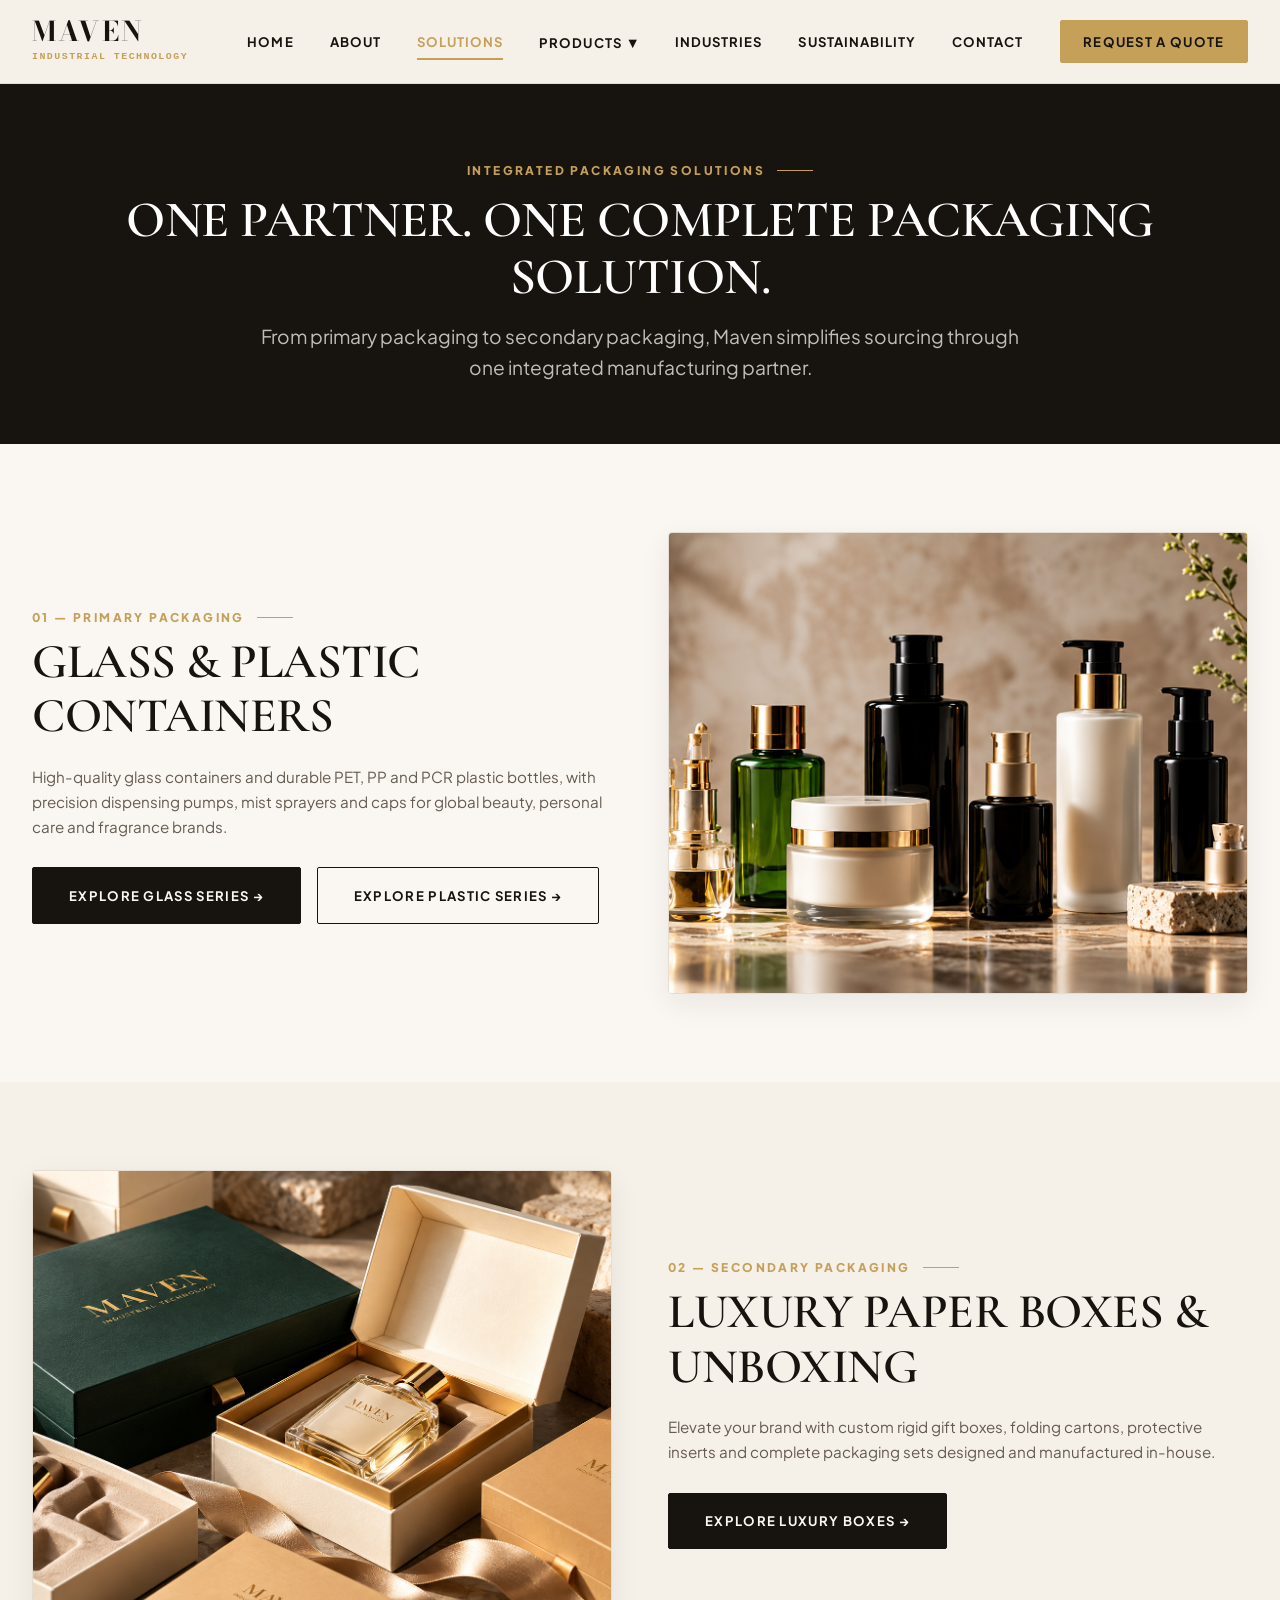
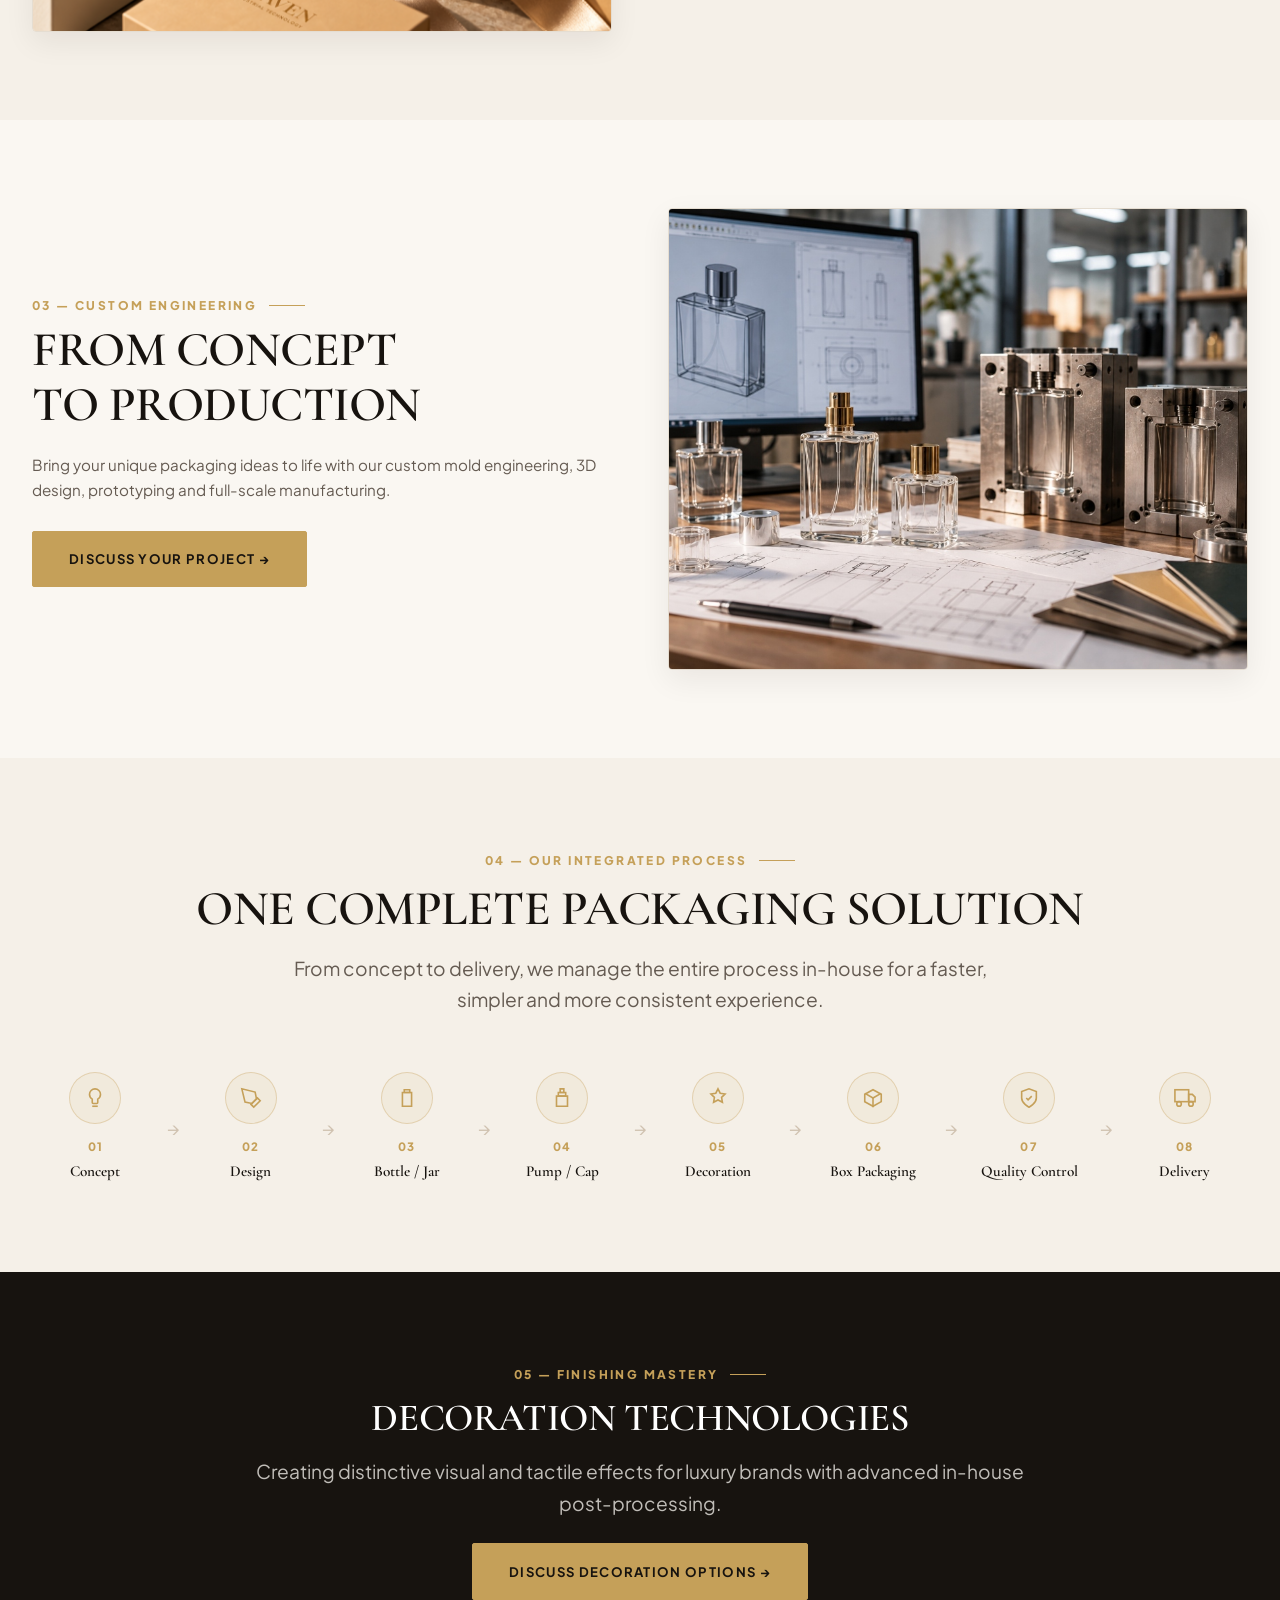
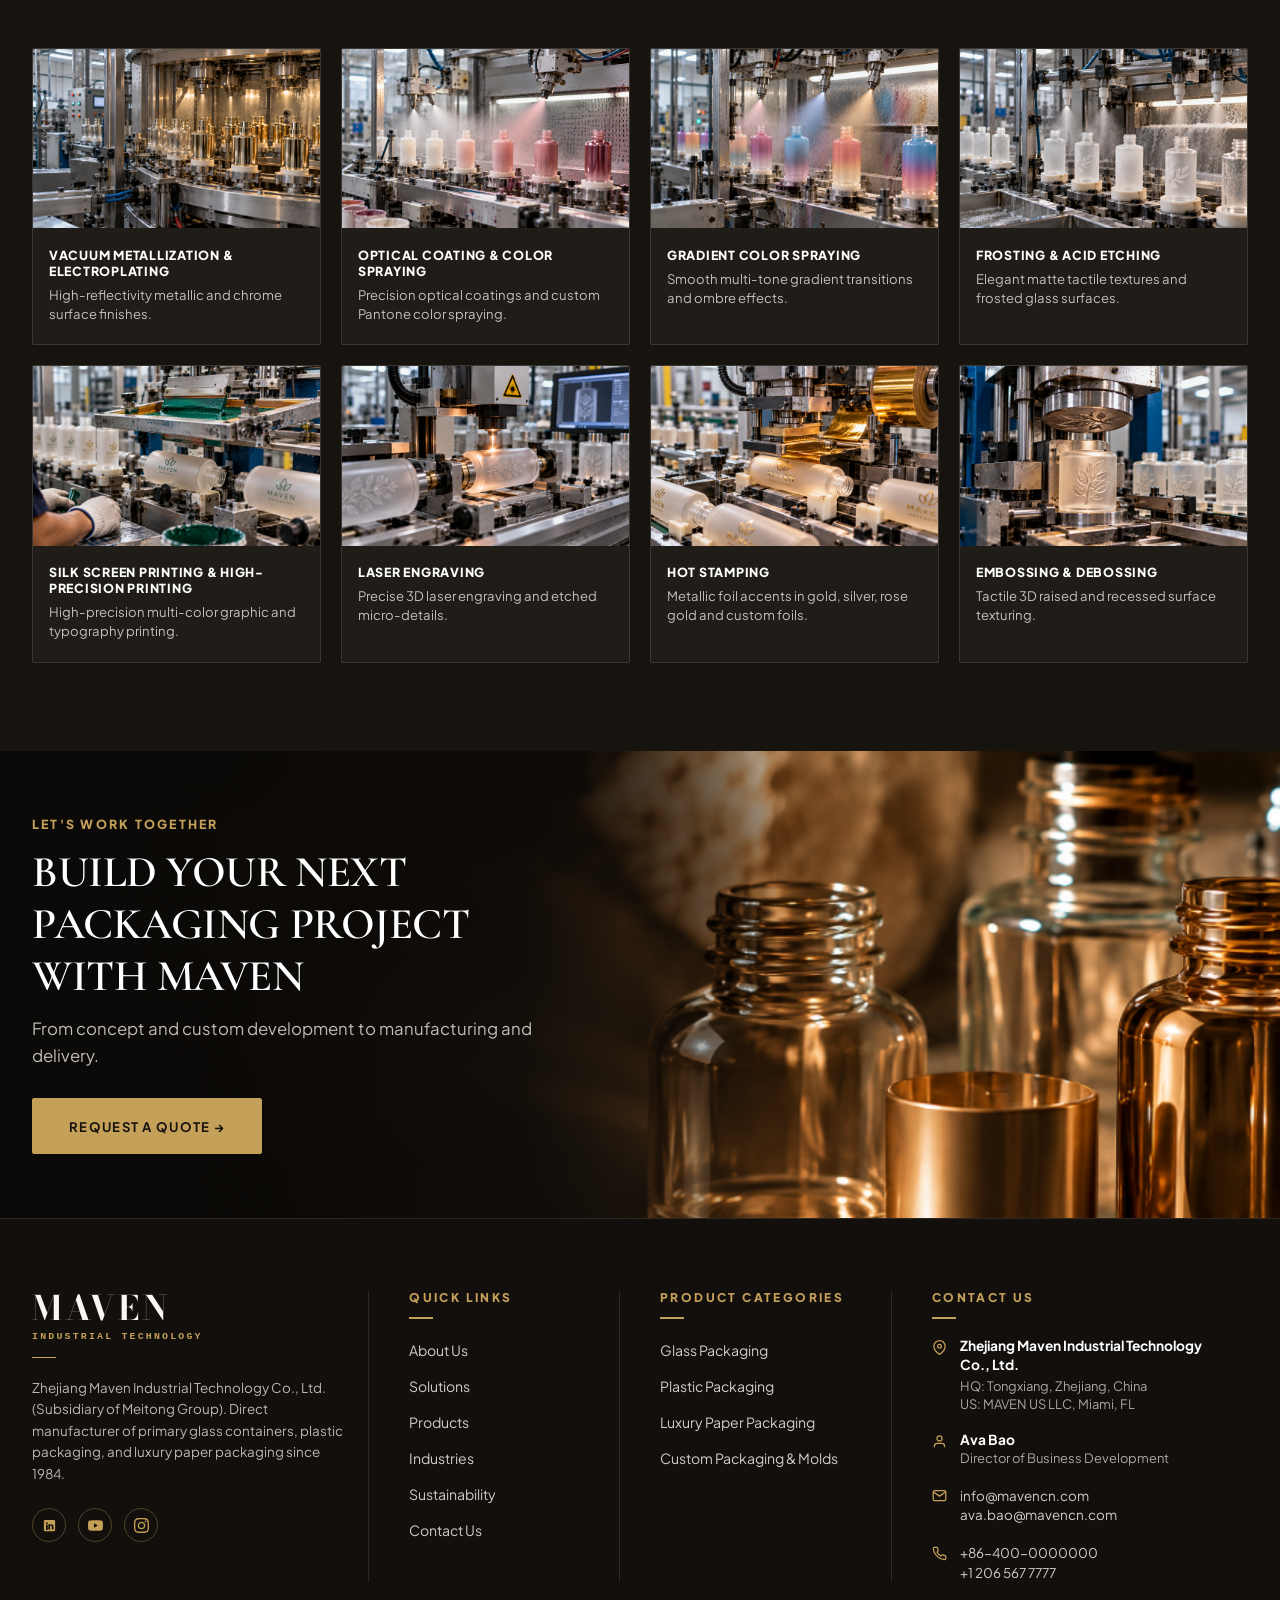
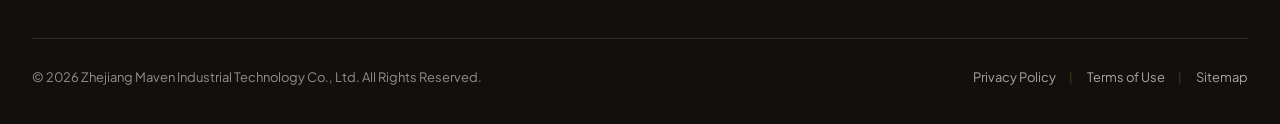
<file: solutions.html>
<!DOCTYPE html>
<html lang="en">
<head>
  <meta charset="UTF-8">
  <meta name="viewport" content="width=device-width, initial-scale=1.0">
  <title>Packaging Solutions | Zhejiang Maven Industrial Technology Co., Ltd.</title>
  <meta name="description" content="Integrated glass packaging, PET/PCR plastic containers, luxury paper packaging, surface decoration, and custom private mold engineering for global beauty, fragrance, supplement, and healthcare brands.">
  <link rel="preconnect" href="https://fonts.googleapis.com">
  <link rel="preconnect" href="https://fonts.gstatic.com" crossorigin>
  <link href="https://fonts.googleapis.com/css2?family=Bodoni+Moda:ital,opsz,wght@0,6..96,400..900;1,6..96,400..900&family=Cormorant+Garamond:ital,wght@0,400;0,500;0,600;0,700;1,400;1,600&family=Plus+Jakarta+Sans:wght@400;500;600;700;800&display=swap" rel="stylesheet">
  <link rel="stylesheet" href="style.css">
</head>
<body>

  <!-- SITE HEADER -->
  <header class="site-header">
    <div class="container header-inner">
      <a href="index.html" class="brand-logo">
        <span class="logo-main">MAVEN</span>
        <span class="logo-sub">INDUSTRIAL TECHNOLOGY</span>
      </a>

      <nav class="nav-links">
        <a href="index.html" class="nav-item">Home</a>
        <a href="about.html" class="nav-item">About</a>
        <a href="solutions.html" class="nav-item active">Solutions</a>
        
        <!-- Products Sub-navigation Dropdown -->
        <div class="nav-dropdown-wrapper">
          <a href="products.html" class="nav-item">Products <span style="font-size: 0.7rem; margin-left: 0.2rem;">▼</span></a>
          <div class="nav-dropdown-menu">
            <a href="products.html?cat=fragrance">Fragrance Bottles</a>
            <a href="products.html?cat=cosmetic">Skincare & Cosmetics</a>
            <a href="products.html?cat=plastic">Plastic Bottles & Pumps</a>
            <a href="products.html?cat=nutra">Nutraceutical Jars</a>
            <a href="products.html?cat=paper">Luxury Rigid Boxes</a>
          </div>
        </div>

        <a href="industries.html" class="nav-item">Industries</a>
        <a href="sustainability.html" class="nav-item">Sustainability</a>
        <a href="contact.html" class="nav-item">Contact</a>
        <a href="#rfq" class="btn btn-gold trigger-rfq" style="padding: 0.6rem 1.4rem;">REQUEST A QUOTE</a>
      </nav>

      <button class="mobile-toggle" aria-label="Toggle Navigation">&#9776;</button>
    </div>
  </header>

  <!-- PAGE HERO (DARK CHARCOAL — STANDARDIZED INNER PAGE HERO) -->
  <section class="section mode-charcoal" style="padding: 4.5rem 0 3.75rem; text-align: center;">
    <div class="container">
      <span class="section-num" style="justify-content: center;">INTEGRATED PACKAGING SOLUTIONS</span>
      <h1 class="display-title" style="font-size: clamp(2rem, 4vw, 3.25rem); margin-bottom: 1rem; color: var(--color-white);">ONE PARTNER. ONE COMPLETE PACKAGING SOLUTION.</h1>
      <p class="editorial-lead" style="max-width: 760px; margin: 0 auto; color: var(--color-text-inverse-muted);">From primary packaging to secondary packaging, Maven simplifies sourcing through one integrated manufacturing partner.</p>
    </div>
  </section>

  <!-- SECTION 2: 01 — PRIMARY PACKAGING (WARM IVORY) -->
  <section class="section mode-ivory" id="primary-packaging">
    <div class="container">
      <div class="heritage-split-grid">
        <div class="heritage-content-block">
          <span class="section-num">01 &mdash; PRIMARY PACKAGING</span>
          <h2 class="editorial-heading" style="margin-bottom: 1.25rem;">GLASS & PLASTIC<br>CONTAINERS</h2>
          <p class="editorial-lead" style="font-size: 0.95rem; margin-bottom: 1.75rem; line-height: 1.65;">
            High-quality glass containers and durable PET, PP and PCR plastic bottles, with precision dispensing pumps, mist sprayers and caps for global beauty, personal care and fragrance brands.
          </p>
          <div style="display: flex; gap: 1rem; flex-wrap: wrap;">
            <a href="products.html?cat=glass" class="btn btn-dark">EXPLORE GLASS SERIES &rarr;</a>
            <a href="products.html?cat=plastic" class="btn btn-outline-dark">EXPLORE PLASTIC SERIES &rarr;</a>
          </div>
        </div>

        <div class="heritage-img-block">
          <img src="images/glassNplastic_containers.png" alt="Primary Glass and Plastic Container Packaging">
        </div>
      </div>
    </div>
  </section>

  <!-- SECTION 3: 02 — SECONDARY PACKAGING (WARM IVORY WARM) -->
  <section class="section mode-ivory-warm" id="secondary-packaging">
    <div class="container">
      <div class="heritage-split-grid">
        <div class="heritage-img-block">
          <img src="images/luxuryPaperBoxes.png" alt="Luxury Paper Boxes and Secondary Packaging Unboxing">
        </div>

        <div class="heritage-content-block">
          <span class="section-num">02 &mdash; SECONDARY PACKAGING</span>
          <h2 class="editorial-heading" style="margin-bottom: 1.25rem;">LUXURY PAPER BOXES &<br>UNBOXING</h2>
          <p class="editorial-lead" style="font-size: 0.95rem; margin-bottom: 1.75rem; line-height: 1.65;">
            Elevate your brand with custom rigid gift boxes, folding cartons, protective inserts and complete packaging sets designed and manufactured in-house.
          </p>
          <div>
            <a href="products.html?cat=paper" class="btn btn-dark">EXPLORE LUXURY BOXES &rarr;</a>
          </div>
        </div>
      </div>
    </div>
  </section>

  <!-- SECTION 4: 03 — CUSTOM ENGINEERING (WARM IVORY) -->
  <section class="section mode-ivory" id="custom-engineering">
    <div class="container">
      <div class="heritage-split-grid">
        <div class="heritage-content-block">
          <span class="section-num">03 &mdash; CUSTOM ENGINEERING</span>
          <h2 class="editorial-heading" style="margin-bottom: 1.25rem;">FROM CONCEPT<br>TO PRODUCTION</h2>
          <p class="editorial-lead" style="font-size: 0.95rem; margin-bottom: 1.75rem; line-height: 1.65;">
            Bring your unique packaging ideas to life with our custom mold engineering, 3D design, prototyping and full-scale manufacturing.
          </p>
          <div>
            <a href="#rfq" class="btn btn-gold trigger-rfq">DISCUSS YOUR PROJECT &rarr;</a>
          </div>
        </div>

        <div class="heritage-img-block">
          <img src="images/why_custom_card.jpg" alt="Custom Mold Engineering and Packaging Prototyping">
        </div>
      </div>
    </div>
  </section>

  <!-- SECTION 5: 04 — OUR INTEGRATED PROCESS (WARM IVORY WARM) -->
  <section class="section mode-ivory-warm" id="integrated-process">
    <div class="container" style="text-align: center;">
      <span class="section-num" style="justify-content: center;">04 &mdash; OUR INTEGRATED PROCESS</span>
      <h2 class="editorial-heading" style="margin-bottom: 1rem;">ONE COMPLETE PACKAGING SOLUTION</h2>
      <p class="editorial-lead" style="max-width: 760px; margin: 0 auto 3.5rem; color: var(--color-text-muted);">
        From concept to delivery, we manage the entire process in-house for a faster, simpler and more consistent experience.
      </p>

      <div class="process-line-grid">
        <!-- Step 1: Concept -->
        <div class="process-line-item">
          <div class="process-icon-circle">
            <svg width="22" height="22" viewBox="0 0 24 24" fill="none" stroke="var(--color-gold-accent)" stroke-width="1.75"><path d="M12 2a6 6 0 0 0-6 6c0 2.22 1.21 4.16 3 5.19V17a1 1 0 0 0 1 1h4a1 1 0 0 0 1-1v-3.81c1.79-1.03 3-2.97 3-5.19a6 6 0 0 0-6-6z"/><path d="M9 21h6"/></svg>
          </div>
          <span class="process-line-num">01</span>
          <span class="process-line-title">Concept</span>
        </div>

        <div class="process-arrow">&rarr;</div>

        <!-- Step 2: Design -->
        <div class="process-line-item">
          <div class="process-icon-circle">
            <svg width="22" height="22" viewBox="0 0 24 24" fill="none" stroke="var(--color-gold-accent)" stroke-width="1.75"><path d="M12 19l7-7 3 3-7 7-3-3z"/><path d="M18 13l-1.5-7.5L2 2l3.5 14.5L13 18l5-5z"/></svg>
          </div>
          <span class="process-line-num">02</span>
          <span class="process-line-title">Design</span>
        </div>

        <div class="process-arrow">&rarr;</div>

        <!-- Step 3: Bottle / Jar -->
        <div class="process-line-item">
          <div class="process-icon-circle">
            <svg width="22" height="22" viewBox="0 0 24 24" fill="none" stroke="var(--color-gold-accent)" stroke-width="1.75"><path d="M9 3h6v3H9z"/><path d="M7 6h10v15H7z"/></svg>
          </div>
          <span class="process-line-num">03</span>
          <span class="process-line-title">Bottle / Jar</span>
        </div>

        <div class="process-arrow">&rarr;</div>

        <!-- Step 4: Pump / Cap -->
        <div class="process-line-item">
          <div class="process-icon-circle">
            <svg width="22" height="22" viewBox="0 0 24 24" fill="none" stroke="var(--color-gold-accent)" stroke-width="1.75"><path d="M10 2h4v4h-4z"/><path d="M8 6h8v4H8z"/><path d="M6 10h12v11H6z"/></svg>
          </div>
          <span class="process-line-num">04</span>
          <span class="process-line-title">Pump / Cap</span>
        </div>

        <div class="process-arrow">&rarr;</div>

        <!-- Step 5: Decoration -->
        <div class="process-line-item">
          <div class="process-icon-circle">
            <svg width="22" height="22" viewBox="0 0 24 24" fill="none" stroke="var(--color-gold-accent)" stroke-width="1.75"><path d="M12 2l2.4 4.8 5.3.8-3.8 3.7.9 5.3-4.8-2.5-4.8 2.5.9-5.3-3.8-3.7 5.3-.8L12 2z"/></svg>
          </div>
          <span class="process-line-num">05</span>
          <span class="process-line-title">Decoration</span>
        </div>

        <div class="process-arrow">&rarr;</div>

        <!-- Step 6: Box Packaging -->
        <div class="process-line-item">
          <div class="process-icon-circle">
            <svg width="22" height="22" viewBox="0 0 24 24" fill="none" stroke="var(--color-gold-accent)" stroke-width="1.75"><path d="m21 16-9 5-9-5V8l9-5 9 5v8z"/><path d="M3.27 6.96 12 12.01l8.73-5.05"/><path d="M12 22.08V12"/></svg>
          </div>
          <span class="process-line-num">06</span>
          <span class="process-line-title">Box Packaging</span>
        </div>

        <div class="process-arrow">&rarr;</div>

        <!-- Step 7: Quality Control -->
        <div class="process-line-item">
          <div class="process-icon-circle">
            <svg width="22" height="22" viewBox="0 0 24 24" fill="none" stroke="var(--color-gold-accent)" stroke-width="1.75"><path d="M12 22s8-4 8-10V5l-8-3-8 3v7c0 6 8 10 8 10z"/><path d="m9 12 2 2 4-4"/></svg>
          </div>
          <span class="process-line-num">07</span>
          <span class="process-line-title">Quality Control</span>
        </div>

        <div class="process-arrow">&rarr;</div>

        <!-- Step 8: Delivery -->
        <div class="process-line-item">
          <div class="process-icon-circle">
            <svg width="22" height="22" viewBox="0 0 24 24" fill="none" stroke="var(--color-gold-accent)" stroke-width="1.75"><rect x="1" y="3" width="15" height="13"/><polygon points="16 8 20 8 23 11 23 16 16 16 16 8"/><circle cx="5.5" cy="18.5" r="2.5"/><circle cx="18.5" cy="18.5" r="2.5"/></svg>
          </div>
          <span class="process-line-num">08</span>
          <span class="process-line-title">Delivery</span>
        </div>
      </div>
    </div>
  </section>

  <!-- SECTION 6: 05 — FINISHING MASTERY (DEEP CHARCOAL) -->
  <section class="section mode-charcoal" id="finishing-mastery">
    <div class="container">
      <div class="section-header-top" style="text-align: center; max-width: 800px; margin: 0 auto 3rem;">
        <span class="section-num" style="justify-content: center;">05 &mdash; FINISHING MASTERY</span>
        <h2 class="editorial-heading" style="color: var(--color-white); margin-bottom: 1rem; font-size: clamp(1.8rem, 3vw, 2.75rem); line-height: 1.15;">
          DECORATION TECHNOLOGIES
        </h2>
        <p class="editorial-lead" style="color: var(--color-text-inverse-muted); margin: 0 auto 1.5rem;">
          Creating distinctive visual and tactile effects for luxury brands with advanced in-house post-processing.
        </p>
        <a href="#rfq" class="btn btn-gold trigger-rfq">DISCUSS DECORATION OPTIONS &rarr;</a>
      </div>

      <div class="decoration-tech-grid-8">
        <!-- Card 1 -->
        <div class="tech-card-item">
          <div class="tech-card-img">
            <img src="images/VACUUM_METALLIZATION.png" alt="Vacuum Metallization & Electroplating">
          </div>
          <div class="tech-card-content">
            <h3 class="tech-card-title">VACUUM METALLIZATION & ELECTROPLATING</h3>
            <p class="tech-card-desc">High-reflectivity metallic and chrome surface finishes.</p>
          </div>
        </div>

        <!-- Card 2 -->
        <div class="tech-card-item">
          <div class="tech-card-img">
            <img src="images/OpticalCoating.png" alt="Optical Coating & Color Spraying">
          </div>
          <div class="tech-card-content">
            <h3 class="tech-card-title">OPTICAL COATING & COLOR SPRAYING</h3>
            <p class="tech-card-desc">Precision optical coatings and custom Pantone color spraying.</p>
          </div>
        </div>

        <!-- Card 3 -->
        <div class="tech-card-item">
          <div class="tech-card-img">
            <img src="images/gradientColor.png" alt="Gradient Color Spraying">
          </div>
          <div class="tech-card-content">
            <h3 class="tech-card-title">GRADIENT COLOR SPRAYING</h3>
            <p class="tech-card-desc">Smooth multi-tone gradient transitions and ombre effects.</p>
          </div>
        </div>

        <!-- Card 4 -->
        <div class="tech-card-item">
          <div class="tech-card-img">
            <img src="images/FrostingAcidEtching.png" alt="Frosting & Acid Etching">
          </div>
          <div class="tech-card-content">
            <h3 class="tech-card-title">FROSTING & ACID ETCHING</h3>
            <p class="tech-card-desc">Elegant matte tactile textures and frosted glass surfaces.</p>
          </div>
        </div>

        <!-- Card 5 -->
        <div class="tech-card-item">
          <div class="tech-card-img">
            <img src="images/SilkScreenPrinting.png" alt="Silk Screen Printing & High-Precision Printing">
          </div>
          <div class="tech-card-content">
            <h3 class="tech-card-title">SILK SCREEN PRINTING & HIGH-PRECISION PRINTING</h3>
            <p class="tech-card-desc">High-precision multi-color graphic and typography printing.</p>
          </div>
        </div>

        <!-- Card 6 -->
        <div class="tech-card-item">
          <div class="tech-card-img">
            <img src="images/LaserEngraving.png" alt="Laser Engraving">
          </div>
          <div class="tech-card-content">
            <h3 class="tech-card-title">LASER ENGRAVING</h3>
            <p class="tech-card-desc">Precise 3D laser engraving and etched micro-details.</p>
          </div>
        </div>

        <!-- Card 7 -->
        <div class="tech-card-item">
          <div class="tech-card-img">
            <img src="images/HotStamping.png" alt="Hot Stamping">
          </div>
          <div class="tech-card-content">
            <h3 class="tech-card-title">HOT STAMPING</h3>
            <p class="tech-card-desc">Metallic foil accents in gold, silver, rose gold and custom foils.</p>
          </div>
        </div>

        <!-- Card 8 -->
        <div class="tech-card-item">
          <div class="tech-card-img">
            <img src="images/EmbossingDebossing.png" alt="Embossing & Debossing">
          </div>
          <div class="tech-card-content">
            <h3 class="tech-card-title">EMBOSSING & DEBOSSING</h3>
            <p class="tech-card-desc">Tactile 3D raised and recessed surface texturing.</p>
          </div>
        </div>
      </div>
    </div>
  </section>

  <!-- SECTION 7: FINAL CTA BANNER (DARK LUXURY BANNER) -->
  <section class="section-about-cta">
    <div class="container about-cta-container">
      <div class="about-cta-content">
        <span class="eyebrow-label" style="color: var(--color-gold-accent);">LET'S WORK TOGETHER</span>
        <h2 class="display-title" style="color: var(--color-white); font-size: clamp(1.8rem, 3.5vw, 2.75rem); line-height: 1.18; margin-bottom: 0.85rem;">
          BUILD YOUR NEXT PACKAGING PROJECT WITH MAVEN
        </h2>
        <p class="about-cta-lead">
          From concept and custom development to manufacturing and delivery.
        </p>
        <div style="margin-top: 1.75rem;">
          <a href="#rfq" class="btn btn-gold trigger-rfq">REQUEST A QUOTE &rarr;</a>
        </div>
      </div>
    </div>
  </section>

  <!-- SITE FOOTER (DEEP CHARCOAL) -->
  <footer class="site-footer">
    <div class="container">
      <div class="footer-top-grid">
        
        <!-- Column 1: Brand & Overview -->
        <div class="footer-col footer-brand-col">
          <div class="logo-main">MAVEN</div>
          <div class="logo-sub">INDUSTRIAL TECHNOLOGY</div>
          <div class="gold-dash-underline"></div>
          <p class="footer-brand-desc">
            Zhejiang Maven Industrial Technology Co., Ltd. (Subsidiary of Meitong Group). Direct manufacturer of primary glass containers, plastic packaging, and luxury paper packaging since 1984.
          </p>
          <div class="social-icons-row">
            <a href="#" class="social-icon-btn" aria-label="LinkedIn">
              <svg width="15" height="15" fill="currentColor" viewBox="0 0 24 24"><path d="M19 3a2 2 0 0 1 2 2v14a2 2 0 0 1-2 2H5a2 2 0 0 1-2-2V5a2 2 0 0 1 2-2h14m-.5 15.5v-5.3a3.26 3.26 0 0 0-3.26-3.26c-.85 0-1.84.52-2.28 1.3v-1.11h-2.79v8.37h2.79v-4.93c0-.77.62-1.4 1.39-1.4a1.4 1.4 0 0 1 1.4 1.4v4.93h2.75M6.46 10.9v8.37H9.25V10.9H6.46M7.86 6.72a1.49 1.49 0 1 0 0 2.97 1.49 1.49 0 0 0 0-2.97z"/></svg>
            </a>
            <a href="#" class="social-icon-btn" aria-label="YouTube">
              <svg width="15" height="15" fill="currentColor" viewBox="0 0 24 24"><path d="M23.498 6.186a3.016 3.016 0 0 0-2.122-2.136C19.505 3.545 12 3.545 12 3.545s-7.505 0-9.377.505A3.017 3.017 0 0 0 .502 6.186C0 8.07 0 12 0 12s0 3.93.502 5.814a3.016 3.016 0 0 0 2.122 2.136c1.871.505 9.376.505 9.376.505s7.505 0 9.377-.505a3.015 3.015 0 0 0 2.122-2.136C24 15.93 24 12 24 12s0-3.93-.502-5.814zM9.545 15.568V8.432L15.818 12l-6.273 3.568z"/></svg>
            </a>
            <a href="#" class="social-icon-btn" aria-label="Instagram">
              <svg width="15" height="15" fill="currentColor" viewBox="0 0 24 24"><path d="M12 2.163c3.204 0 3.584.012 4.85.07 3.252.148 4.771 1.691 4.919 4.919.058 1.265.069 1.645.069 4.849 0 3.205-.012 3.584-.069 4.849-.149 3.225-1.664 4.771-4.919 4.919-1.266.058-1.644.07-4.85.07-3.204 0-3.584-.012-4.849-.07-3.26-.149-4.771-1.699-4.919-4.92-.058-1.265-.07-1.644-.07-4.849 0-3.204.013-3.583.07-4.849.149-3.227 1.664-4.771 4.919-4.919 1.266-.057 1.645-.069 4.849-.069zm0-2.163c-3.259 0-3.667.014-4.947.072-4.358.2-6.78 2.618-6.98 6.98-.059 1.281-.073 1.689-.073 4.948 0 3.259.014 3.668.072 4.948.2 4.358 2.618 6.78 6.98 6.98 1.281.058 1.689.072 4.948.072 3.259 0 3.668-.014 4.948-.072 4.354-.2 6.782-2.618 6.979-6.98.059-1.28.073-1.689.073-4.948 0-3.259-.014-3.667-.072-4.947-.196-4.354-2.617-6.78-6.979-6.98-1.281-.059-1.69-.073-4.949-.073zm0 5.838c-3.403 0-6.162 2.759-6.162 6.162s2.759 6.163 6.162 6.163 6.162-2.759 6.162-6.163c0-3.403-2.759-6.162-6.162-6.162zm0 10.162c-2.209 0-4-1.79-4-4 0-2.209 1.791-4 4-4s4 1.791 4 4c0 2.21-1.791 4-4 4zm6.406-11.845c-.796 0-1.441.645-1.441 1.44s.645 1.44 1.441 1.44c.795 0 1.439-.645 1.439-1.44s-.644-1.44-1.439-1.44z"/></svg>
            </a>
          </div>
        </div>

        <!-- Column 2: Quick Links -->
        <div class="footer-col">
          <h4 class="footer-col-title">QUICK LINKS</h4>
          <div class="gold-dash-underline"></div>
          <ul class="footer-nav-list">
            <li><a href="about.html">About Us</a></li>
            <li><a href="solutions.html">Solutions</a></li>
            <li><a href="products.html">Products</a></li>
            <li><a href="industries.html">Industries</a></li>
            <li><a href="sustainability.html">Sustainability</a></li>
            <li><a href="contact.html">Contact Us</a></li>
          </ul>
        </div>

        <!-- Column 3: Product Categories -->
        <div class="footer-col">
          <h4 class="footer-col-title">PRODUCT CATEGORIES</h4>
          <div class="gold-dash-underline"></div>
          <ul class="footer-nav-list">
            <li><a href="products.html?cat=glass">Glass Packaging</a></li>
            <li><a href="products.html?cat=plastic">Plastic Packaging</a></li>
            <li><a href="products.html?cat=paper">Luxury Paper Packaging</a></li>
            <li><a href="solutions.html">Custom Packaging &amp; Molds</a></li>
          </ul>
        </div>

        <!-- Column 4: Contact Us -->
        <div class="footer-col">
          <h4 class="footer-col-title">CONTACT US</h4>
          <div class="gold-dash-underline"></div>
          <div class="footer-contact-list">
            
            <div class="footer-contact-item">
              <span class="contact-item-icon">
                <svg width="15" height="15" viewBox="0 0 24 24" fill="none" stroke="currentColor" stroke-width="2"><path d="M21 10c0 7-9 13-9 13s-9-6-9-13a9 9 0 0 1 18 0z"/><circle cx="12" cy="10" r="3"/></svg>
              </span>
              <div>
                <span class="contact-company-name">Zhejiang Maven Industrial Technology Co., Ltd.</span>
                <span class="contact-sub-text">HQ: Tongxiang, Zhejiang, China</span>
                <span class="contact-sub-text">US: MAVEN US LLC, Miami, FL</span>
              </div>
            </div>

            <div class="footer-contact-item">
              <span class="contact-item-icon">
                <svg width="15" height="15" viewBox="0 0 24 24" fill="none" stroke="currentColor" stroke-width="2"><path d="M20 21v-2a4 4 0 0 0-4-4H8a4 4 0 0 0-4 4v2"/><circle cx="12" cy="7" r="4"/></svg>
              </span>
              <div>
                <span class="contact-person-name">Ava Bao</span>
                <span class="contact-sub-text">Director of Business Development</span>
              </div>
            </div>

            <div class="footer-contact-item">
              <span class="contact-item-icon">
                <svg width="15" height="15" viewBox="0 0 24 24" fill="none" stroke="currentColor" stroke-width="2"><path d="M4 4h16c1.1 0 2 .9 2 2v12c0 1.1-.9 2-2 2H4c-1.1 0-2-.9-2-2V6c0-1.1.9-2 2-2z"/><polyline points="22,6 12,13 2,6"/></svg>
              </span>
              <div>
                <a href="mailto:info@mavencn.com" class="contact-link">info@mavencn.com</a>
                <a href="mailto:ava.bao@mavencn.com" class="contact-link">ava.bao@mavencn.com</a>
              </div>
            </div>

            <div class="footer-contact-item">
              <span class="contact-item-icon">
                <svg width="15" height="15" viewBox="0 0 24 24" fill="none" stroke="currentColor" stroke-width="2"><path d="M22 16.92v3a2 2 0 0 1-2.18 2 19.79 19.79 0 0 1-8.63-3.07 19.5 19.5 0 0 1-6-6 19.79 19.79 0 0 1-3.07-8.67A2 2 0 0 1 4.11 2h3a2 2 0 0 1 2 1.72 12.84 12.84 0 0 0 .7 2.81 2 2 0 0 1-.45 2.11L8.09 9.91a16 16 0 0 0 6 6l1.27-1.27a2 2 0 0 1 2.11-.45 12.84 12.84 0 0 0 2.81.7A2 2 0 0 1 22 16.92z"/></svg>
              </span>
              <div>
                <a href="tel:+864000000000" class="contact-link">+86-400-0000000</a>
                <a href="tel:+12065677777" class="contact-link">+1 206 567 7777</a>
              </div>
            </div>

          </div>
        </div>

      </div>

      <!-- Bottom Bar -->
      <div class="footer-bottom-bar">
        <div>&copy; 2026 Zhejiang Maven Industrial Technology Co., Ltd. All Rights Reserved.</div>
        <div class="footer-bottom-links">
          <a href="#">Privacy Policy</a>
          <span class="bottom-sep">|</span>
          <a href="#">Terms of Use</a>
          <span class="bottom-sep">|</span>
          <a href="#">Sitemap</a>
        </div>
      </div>
    </div>
  </footer>

  <!-- REQUEST A QUOTE MODAL DIALOG -->
  <div class="modal-overlay" id="rfqModal">
    <div class="modal-content">
      <button class="modal-close close-rfq">&times;</button>
      <div class="section-num" style="margin-bottom: 0.4rem;">DIRECT INQUIRY</div>
      <h3 style="font-size: 1.8rem; color: var(--color-espresso-dark); margin-bottom: 0.5rem;">START YOUR PROJECT</h3>
      <p style="font-size: 0.9rem; color: var(--color-text-muted); margin-bottom: 2rem;">Complete the form below to receive a factory direct quotation or physical sample kit within 24 business hours.</p>

      <form class="quote-form-handler">
        <div class="form-row">
          <div class="form-group">
            <label class="form-label">Full Name *</label>
            <input type="text" class="form-control" required placeholder="John Doe">
          </div>
          <div class="form-group">
            <label class="form-label">Company Name *</label>
            <input type="text" class="form-control" required placeholder="Your Brand Ltd.">
          </div>
        </div>

        <div class="form-row">
          <div class="form-group">
            <label class="form-label">Business Email *</label>
            <input type="email" class="form-control" required placeholder="name@company.com">
          </div>
          <div class="form-group">
            <label class="form-label">What are you looking for? *</label>
            <input type="text" class="form-control" required placeholder="e.g. 50ml glass serum bottle + custom box">
          </div>
        </div>

        <div style="background-color: var(--color-ivory); padding: 1.25rem; border-radius: var(--radius-xs); margin-bottom: 1.5rem; border: 1px solid var(--color-border-light);">
          <div style="font-size: 0.8rem; font-weight: 800; text-transform: uppercase; letter-spacing: 0.08em; color: var(--color-gold-accent); margin-bottom: 1rem;">Additional Specifications (Optional)</div>
          
          <div class="form-row">
            <div class="form-group">
              <label class="form-label">Phone / WhatsApp</label>
              <input type="text" class="form-control" placeholder="+1 (555) 000-0000">
            </div>
            <div class="form-group">
              <label class="form-label">Packaging Category</label>
              <select class="form-control">
                <option>Glass Bottles & Jars</option>
                <option>Plastic Packaging (PET/PP/PCR)</option>
                <option>Luxury Paper Boxes & Cartons</option>
                <option>Integrated Glass + Paper Set</option>
                <option>Fragrance Perfume Packaging</option>
                <option>Custom Private Mold Project</option>
              </select>
            </div>
          </div>

          <div class="form-row">
            <div class="form-group">
              <label class="form-label">Estimated Order Quantity</label>
              <select class="form-control">
                <option>5,000 to 10,000 units</option>
                <option>10,000 to 50,000 units</option>
                <option>50,000+ units</option>
                <option>Custom sample evaluation</option>
              </select>
            </div>
            <div class="form-group">
              <label class="form-label">Attach Drawing / Artwork</label>
              <input type="file" class="form-control" style="padding: 0.5rem;">
            </div>
          </div>

          <div class="form-group" style="margin-bottom: 0;">
            <label class="form-label">Detailed Project Specifications</label>
            <textarea class="form-control" placeholder="Bottle capacity, neck thread, cap type, decoration, or secondary box style."></textarea>
          </div>
        </div>

        <button type="submit" class="btn btn-gold" style="width: 100%;">START YOUR PROJECT</button>
      </form>
    </div>
  </div>

  <script src="main.js"></script>
</body>
</html>
</file>
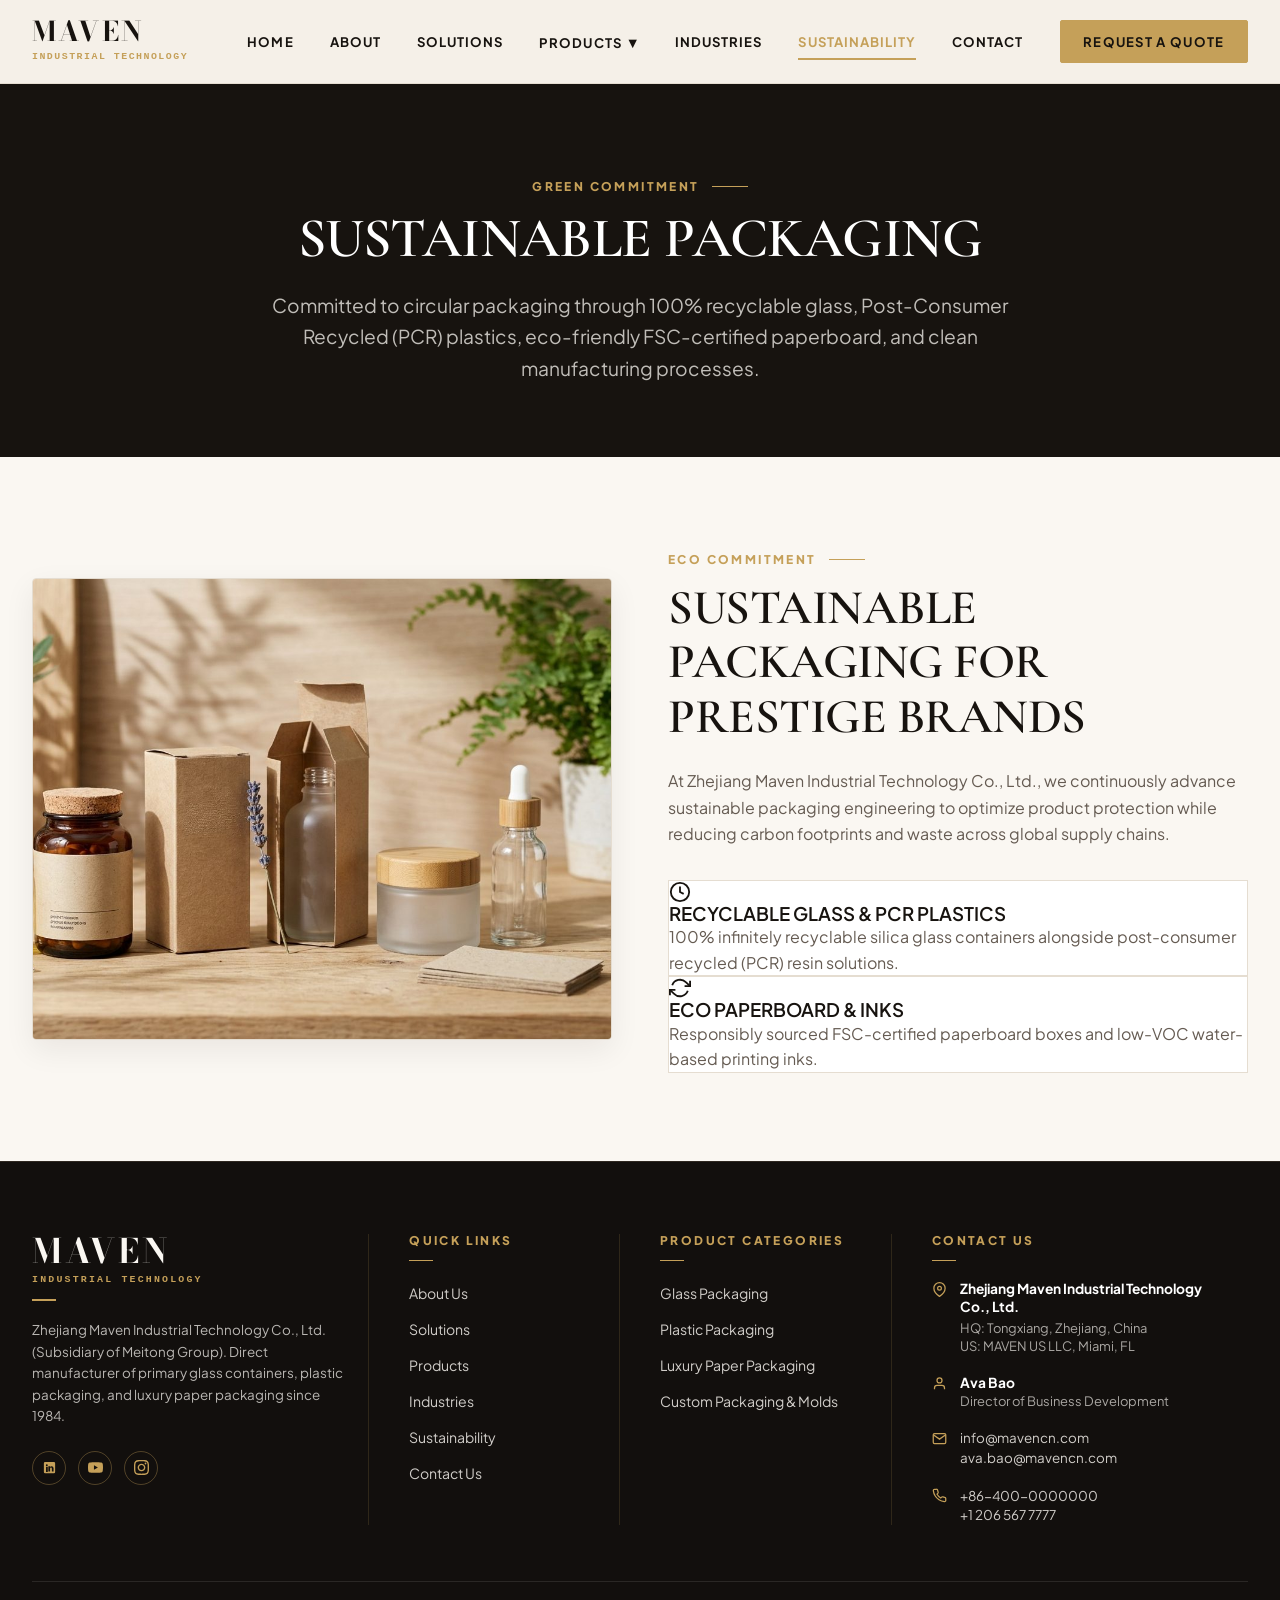
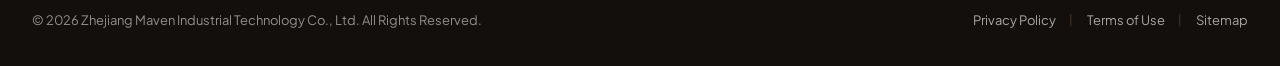
<file: sustainability.html>
<!DOCTYPE html>
<html lang="en">
<head>
  <meta charset="UTF-8">
  <meta name="viewport" content="width=device-width, initial-scale=1.0">
  <title>Sustainable Packaging | Zhejiang Maven Industrial Technology Co., Ltd.</title>
  <meta name="description" content="Discover Maven's sustainable packaging solutions: 100% recyclable glass containers, Post-Consumer Recycled (PCR) plastics, eco-friendly paper packaging, and green production processes.">
  <link rel="preconnect" href="https://fonts.googleapis.com">
  <link rel="preconnect" href="https://fonts.gstatic.com" crossorigin>
  <link href="https://fonts.googleapis.com/css2?family=Bodoni+Moda:ital,opsz,wght@0,6..96,400..900;1,6..96,400..900&family=Cormorant+Garamond:ital,wght@0,400;0,500;0,600;0,700;1,400;1,600&family=Plus+Jakarta+Sans:wght@400;500;600;700;800&display=swap" rel="stylesheet">
  <link rel="stylesheet" href="style.css">
</head>
<body>

  <!-- SITE HEADER -->
  <header class="site-header">
    <div class="container header-inner">
      <a href="index.html" class="brand-logo">
        <span class="logo-main">MAVEN</span>
        <span class="logo-sub">INDUSTRIAL TECHNOLOGY</span>
      </a>

      <nav class="nav-links">
        <a href="index.html" class="nav-item">Home</a>
        <a href="about.html" class="nav-item">About</a>
        <a href="solutions.html" class="nav-item">Solutions</a>
        
        <!-- Products Sub-navigation Dropdown -->
        <div class="nav-dropdown-wrapper">
          <a href="products.html" class="nav-item">Products <span style="font-size: 0.7rem; margin-left: 0.2rem;">▼</span></a>
          <div class="nav-dropdown-menu">
            <a href="products.html?cat=fragrance">Fragrance Bottles</a>
            <a href="products.html?cat=cosmetic">Skincare & Cosmetics</a>
            <a href="products.html?cat=plastic">Plastic Bottles & Pumps</a>
            <a href="products.html?cat=nutra">Nutraceutical Jars</a>
            <a href="products.html?cat=paper">Luxury Rigid Boxes</a>
          </div>
        </div>

        <a href="industries.html" class="nav-item">Industries</a>
        <a href="sustainability.html" class="nav-item active">Sustainability</a>
        <a href="contact.html" class="nav-item">Contact</a>
        <a href="#rfq" class="btn btn-gold trigger-rfq" style="padding: 0.6rem 1.4rem;">REQUEST A QUOTE</a>
      </nav>

      <button class="mobile-toggle" aria-label="Toggle Navigation">&#9776;</button>
    </div>
  </header>

  <!-- PAGE HERO (DARK CHARCOAL) -->
  <section class="section mode-charcoal" style="padding: 5.5rem 0 4.5rem; text-align: center;">
    <div class="container">
      <span class="section-num" style="justify-content: center;">GREEN COMMITMENT</span>
      <h1 class="display-title" style="font-size: 3.5rem; margin-bottom: 1.25rem; color: var(--color-white);">SUSTAINABLE PACKAGING</h1>
      <p class="editorial-lead" style="max-width: 760px; margin: 0 auto; color: var(--color-text-inverse-muted);">Committed to circular packaging through 100% recyclable glass, Post-Consumer Recycled (PCR) plastics, eco-friendly FSC-certified paperboard, and clean manufacturing processes.</p>
    </div>
  </section>

  <!-- SUSTAINABILITY OVERVIEW (WARM IVORY) -->
  <section class="section mode-ivory">
    <div class="container">
      <div class="heritage-split-grid">
        <div class="heritage-img-block">
          <img src="images/sustainability.jpg" alt="Sustainable Packaging Commitment">
        </div>

        <div>
          <span class="section-num">ECO COMMITMENT</span>
          <h2 class="editorial-heading" style="margin-bottom: 1.5rem;">SUSTAINABLE PACKAGING FOR PRESTIGE BRANDS</h2>
          <p class="editorial-lead" style="font-size: 1rem; margin-bottom: 1.5rem;">
            At Zhejiang Maven Industrial Technology Co., Ltd., we continuously advance sustainable packaging engineering to optimize product protection while reducing carbon footprints and waste across global supply chains.
          </p>

          <div class="sustainability-features-row" style="margin-top: 2rem;">
            <div class="sust-feature-item" style="background: var(--color-white); border: 1px solid var(--color-border-light);">
              <div class="sust-icon-box">
                <svg width="22" height="22" viewBox="0 0 24 24" fill="none" stroke="currentColor" stroke-width="2"><path d="M12 2a10 10 0 0110 10c0 5.523-4.477 10-10 10S2 17.523 2 12A10 10 0 0112 2z"/><path d="M12 6v6l4 2"/></svg>
              </div>
              <div>
                <h3 class="sust-feature-title" style="color: var(--color-espresso-dark);">RECYCLABLE GLASS & PCR PLASTICS</h3>
                <p class="sust-feature-desc" style="color: var(--color-text-muted);">100% infinitely recyclable silica glass containers alongside post-consumer recycled (PCR) resin solutions.</p>
              </div>
            </div>

            <div class="sust-feature-item" style="background: var(--color-white); border: 1px solid var(--color-border-light);">
              <div class="sust-icon-box">
                <svg width="22" height="22" viewBox="0 0 24 24" fill="none" stroke="currentColor" stroke-width="2"><polyline points="23 4 23 10 17 10"/><polyline points="1 20 1 14 7 14"/><path d="M3.51 9a9 9 0 0114.85-3.36L23 10M1 14l4.64 4.36A9 9 0 0020.49 15"/></svg>
              </div>
              <div>
                <h3 class="sust-feature-title" style="color: var(--color-espresso-dark);">ECO PAPERBOARD & INKS</h3>
                <p class="sust-feature-desc" style="color: var(--color-text-muted);">Responsibly sourced FSC-certified paperboard boxes and low-VOC water-based printing inks.</p>
              </div>
            </div>
          </div>
        </div>
      </div>
    </div>
  </section>

  <!-- SITE FOOTER (DEEP CHARCOAL) -->
  <footer class="site-footer">
    <div class="container">
      <div class="footer-top-grid">
        
        <!-- Column 1: Brand & Overview -->
        <div class="footer-col footer-brand-col">
          <div class="logo-main">MAVEN</div>
          <div class="logo-sub">INDUSTRIAL TECHNOLOGY</div>
          <div class="gold-dash-underline"></div>
          <p class="footer-brand-desc">
            Zhejiang Maven Industrial Technology Co., Ltd. (Subsidiary of Meitong Group). Direct manufacturer of primary glass containers, plastic packaging, and luxury paper packaging since 1984.
          </p>
          <div class="social-icons-row">
            <a href="#" class="social-icon-btn" aria-label="LinkedIn">
              <svg width="15" height="15" fill="currentColor" viewBox="0 0 24 24"><path d="M19 3a2 2 0 0 1 2 2v14a2 2 0 0 1-2 2H5a2 2 0 0 1-2-2V5a2 2 0 0 1 2-2h14m-.5 15.5v-5.3a3.26 3.26 0 0 0-3.26-3.26c-.85 0-1.84.52-2.28 1.3v-1.11h-2.79v8.37h2.79v-4.93c0-.77.62-1.4 1.39-1.4a1.4 1.4 0 0 1 1.4 1.4v4.93h2.75M6.46 10.9v8.37H9.25V10.9H6.46M7.86 6.72a1.49 1.49 0 1 0 0 2.97 1.49 1.49 0 0 0 0-2.97z"/></svg>
            </a>
            <a href="#" class="social-icon-btn" aria-label="YouTube">
              <svg width="15" height="15" fill="currentColor" viewBox="0 0 24 24"><path d="M23.498 6.186a3.016 3.016 0 0 0-2.122-2.136C19.505 3.545 12 3.545 12 3.545s-7.505 0-9.377.505A3.017 3.017 0 0 0 .502 6.186C0 8.07 0 12 0 12s0 3.93.502 5.814a3.016 3.016 0 0 0 2.122 2.136c1.871.505 9.376.505 9.376.505s7.505 0 9.377-.505a3.015 3.015 0 0 0 2.122-2.136C24 15.93 24 12 24 12s0-3.93-.502-5.814zM9.545 15.568V8.432L15.818 12l-6.273 3.568z"/></svg>
            </a>
            <a href="#" class="social-icon-btn" aria-label="Instagram">
              <svg width="15" height="15" fill="currentColor" viewBox="0 0 24 24"><path d="M12 2.163c3.204 0 3.584.012 4.85.07 3.252.148 4.771 1.691 4.919 4.919.058 1.265.069 1.645.069 4.849 0 3.205-.012 3.584-.069 4.849-.149 3.225-1.664 4.771-4.919 4.919-1.266.058-1.644.07-4.85.07-3.204 0-3.584-.012-4.849-.07-3.26-.149-4.771-1.699-4.919-4.92-.058-1.265-.07-1.644-.07-4.849 0-3.204.013-3.583.07-4.849.149-3.227 1.664-4.771 4.919-4.919 1.266-.057 1.645-.069 4.849-.069zm0-2.163c-3.259 0-3.667.014-4.947.072-4.358.2-6.78 2.618-6.98 6.98-.059 1.281-.073 1.689-.073 4.948 0 3.259.014 3.668.072 4.948.2 4.358 2.618 6.78 6.98 6.98 1.281.058 1.689.072 4.948.072 3.259 0 3.668-.014 4.948-.072 4.354-.2 6.782-2.618 6.979-6.98.059-1.28.073-1.689.073-4.948 0-3.259-.014-3.667-.072-4.947-.196-4.354-2.617-6.78-6.979-6.98-1.281-.059-1.69-.073-4.949-.073zm0 5.838c-3.403 0-6.162 2.759-6.162 6.162s2.759 6.163 6.162 6.163 6.162-2.759 6.162-6.163c0-3.403-2.759-6.162-6.162-6.162zm0 10.162c-2.209 0-4-1.79-4-4 0-2.209 1.791-4 4-4s4 1.791 4 4c0 2.21-1.791 4-4 4zm6.406-11.845c-.796 0-1.441.645-1.441 1.44s.645 1.44 1.441 1.44c.795 0 1.439-.645 1.439-1.44s-.644-1.44-1.439-1.44z"/></svg>
            </a>
          </div>
        </div>

        <!-- Column 2: Quick Links -->
        <div class="footer-col">
          <h4 class="footer-col-title">QUICK LINKS</h4>
          <div class="gold-dash-underline"></div>
          <ul class="footer-nav-list">
            <li><a href="about.html">About Us</a></li>
            <li><a href="solutions.html">Solutions</a></li>
            <li><a href="products.html">Products</a></li>
            <li><a href="industries.html">Industries</a></li>
            <li><a href="sustainability.html">Sustainability</a></li>
            <li><a href="contact.html">Contact Us</a></li>
          </ul>
        </div>

        <!-- Column 3: Product Categories -->
        <div class="footer-col">
          <h4 class="footer-col-title">PRODUCT CATEGORIES</h4>
          <div class="gold-dash-underline"></div>
          <ul class="footer-nav-list">
            <li><a href="products.html?cat=glass">Glass Packaging</a></li>
            <li><a href="products.html?cat=plastic">Plastic Packaging</a></li>
            <li><a href="products.html?cat=paper">Luxury Paper Packaging</a></li>
            <li><a href="solutions.html">Custom Packaging &amp; Molds</a></li>
          </ul>
        </div>

        <!-- Column 4: Contact Us -->
        <div class="footer-col">
          <h4 class="footer-col-title">CONTACT US</h4>
          <div class="gold-dash-underline"></div>
          <div class="footer-contact-list">
            
            <div class="footer-contact-item">
              <span class="contact-item-icon">
                <svg width="15" height="15" viewBox="0 0 24 24" fill="none" stroke="currentColor" stroke-width="2"><path d="M21 10c0 7-9 13-9 13s-9-6-9-13a9 9 0 0 1 18 0z"/><circle cx="12" cy="10" r="3"/></svg>
              </span>
              <div>
                <span class="contact-company-name">Zhejiang Maven Industrial Technology Co., Ltd.</span>
                <span class="contact-sub-text">HQ: Tongxiang, Zhejiang, China</span>
                <span class="contact-sub-text">US: MAVEN US LLC, Miami, FL</span>
              </div>
            </div>

            <div class="footer-contact-item">
              <span class="contact-item-icon">
                <svg width="15" height="15" viewBox="0 0 24 24" fill="none" stroke="currentColor" stroke-width="2"><path d="M20 21v-2a4 4 0 0 0-4-4H8a4 4 0 0 0-4 4v2"/><circle cx="12" cy="7" r="4"/></svg>
              </span>
              <div>
                <span class="contact-person-name">Ava Bao</span>
                <span class="contact-sub-text">Director of Business Development</span>
              </div>
            </div>

            <div class="footer-contact-item">
              <span class="contact-item-icon">
                <svg width="15" height="15" viewBox="0 0 24 24" fill="none" stroke="currentColor" stroke-width="2"><path d="M4 4h16c1.1 0 2 .9 2 2v12c0 1.1-.9 2-2 2H4c-1.1 0-2-.9-2-2V6c0-1.1.9-2 2-2z"/><polyline points="22,6 12,13 2,6"/></svg>
              </span>
              <div>
                <a href="mailto:info@mavencn.com" class="contact-link">info@mavencn.com</a>
                <a href="mailto:ava.bao@mavencn.com" class="contact-link">ava.bao@mavencn.com</a>
              </div>
            </div>

            <div class="footer-contact-item">
              <span class="contact-item-icon">
                <svg width="15" height="15" viewBox="0 0 24 24" fill="none" stroke="currentColor" stroke-width="2"><path d="M22 16.92v3a2 2 0 0 1-2.18 2 19.79 19.79 0 0 1-8.63-3.07 19.5 19.5 0 0 1-6-6 19.79 19.79 0 0 1-3.07-8.67A2 2 0 0 1 4.11 2h3a2 2 0 0 1 2 1.72 12.84 12.84 0 0 0 .7 2.81 2 2 0 0 1-.45 2.11L8.09 9.91a16 16 0 0 0 6 6l1.27-1.27a2 2 0 0 1 2.11-.45 12.84 12.84 0 0 0 2.81.7A2 2 0 0 1 22 16.92z"/></svg>
              </span>
              <div>
                <a href="tel:+864000000000" class="contact-link">+86-400-0000000</a>
                <a href="tel:+12065677777" class="contact-link">+1 206 567 7777</a>
              </div>
            </div>

          </div>
        </div>

      </div>

      <!-- Bottom Bar -->
      <div class="footer-bottom-bar">
        <div>&copy; 2026 Zhejiang Maven Industrial Technology Co., Ltd. All Rights Reserved.</div>
        <div class="footer-bottom-links">
          <a href="#">Privacy Policy</a>
          <span class="bottom-sep">|</span>
          <a href="#">Terms of Use</a>
          <span class="bottom-sep">|</span>
          <a href="#">Sitemap</a>
        </div>
      </div>
    </div>
  </footer>

  <!-- REQUEST A QUOTE MODAL DIALOG -->
  <div class="modal-overlay" id="rfqModal">
    <div class="modal-content">
      <button class="modal-close close-rfq">&times;</button>
      <div class="section-num" style="margin-bottom: 0.4rem;">DIRECT INQUIRY</div>
      <h3 style="font-size: 1.8rem; color: var(--color-espresso-dark); margin-bottom: 0.5rem;">START YOUR PROJECT</h3>
      <p style="font-size: 0.9rem; color: var(--color-text-muted); margin-bottom: 2rem;">Complete the form below to receive a factory direct quotation or physical sample kit within 24 business hours.</p>

      <form class="quote-form-handler">
        <div class="form-row">
          <div class="form-group">
            <label class="form-label">Full Name *</label>
            <input type="text" class="form-control" required placeholder="John Doe">
          </div>
          <div class="form-group">
            <label class="form-label">Company Name *</label>
            <input type="text" class="form-control" required placeholder="Your Brand Ltd.">
          </div>
        </div>

        <div class="form-row">
          <div class="form-group">
            <label class="form-label">Business Email *</label>
            <input type="email" class="form-control" required placeholder="name@company.com">
          </div>
          <div class="form-group">
            <label class="form-label">What are you looking for? *</label>
            <input type="text" class="form-control" required placeholder="e.g. 50ml glass serum bottle + custom box">
          </div>
        </div>

        <div style="background-color: var(--color-ivory); padding: 1.25rem; border-radius: var(--radius-xs); margin-bottom: 1.5rem; border: 1px solid var(--color-border-light);">
          <div style="font-size: 0.8rem; font-weight: 800; text-transform: uppercase; letter-spacing: 0.08em; color: var(--color-gold-accent); margin-bottom: 1rem;">Additional Specifications (Optional)</div>
          
          <div class="form-row">
            <div class="form-group">
              <label class="form-label">Phone / WhatsApp</label>
              <input type="text" class="form-control" placeholder="+1 (555) 000-0000">
            </div>
            <div class="form-group">
              <label class="form-label">Packaging Category</label>
              <select class="form-control">
                <option>Glass Bottles & Jars</option>
                <option>Plastic Packaging (PET/PP/PCR)</option>
                <option>Luxury Paper Boxes & Cartons</option>
                <option>Integrated Glass + Paper Set</option>
                <option>Fragrance Perfume Packaging</option>
                <option>Custom Private Mold Project</option>
              </select>
            </div>
          </div>

          <div class="form-row">
            <div class="form-group">
              <label class="form-label">Estimated Order Quantity</label>
              <select class="form-control">
                <option>5,000 to 10,000 units</option>
                <option>10,000 to 50,000 units</option>
                <option>50,000+ units</option>
                <option>Custom sample evaluation</option>
              </select>
            </div>
            <div class="form-group">
              <label class="form-label">Attach Drawing / Artwork</label>
              <input type="file" class="form-control" style="padding: 0.5rem;">
            </div>
          </div>

          <div class="form-group" style="margin-bottom: 0;">
            <label class="form-label">Detailed Project Specifications</label>
            <textarea class="form-control" placeholder="Bottle capacity, neck thread, cap type, decoration, or secondary box style."></textarea>
          </div>
        </div>

        <button type="submit" class="btn btn-gold" style="width: 100%;">START YOUR PROJECT</button>
      </form>
    </div>
  </div>

  <script src="main.js"></script>
</body>
</html>
</file>
<file: style.css>
@import url('https://fonts.googleapis.com/css2?family=Bodoni+Moda:ital,opsz,wght@0,6..96,400..900;1,6..96,400..900&family=Cormorant+Garamond:ital,wght@0,400;0,500;0,600;0,700;1,400;1,600&family=Plus+Jakarta+Sans:wght@400;500;600;700;800&display=swap');

/* ==========================================================================
   ZHEJIANG MAVEN INDUSTRIAL TECHNOLOGY CO., LTD.
   Luxury B2B Design System — Reference Design Implementation
   
   Color Palette: Deep Espresso (#17130F), Warm Charcoal (#211C17), 
                  Warm Ivory (#F5F0E8 / #FAF7F2), Soft Cream (#E8DED0), 
                  Champagne Gold (#C5A059), Muted Taupe (#B8A48C)
   ========================================================================== */

:root {
  /* Core Luxury Color Palette */
  --color-espresso-dark: #17130F;
  --color-charcoal-dark: #211C17;
  --color-espresso-light: #2D2721;

  --color-ivory: #FAF7F2;
  --color-ivory-warm: #F5F0E8;
  --color-soft-cream: #E8DED0;
  --color-white: #FFFFFF;

  --color-taupe-muted: #B8A48C;
  --color-stone-light: #D9CFC4;

  --color-gold-accent: #C5A059;
  --color-gold-light: #D8B86D;
  --color-gold-subtle: rgba(197, 160, 89, 0.12);
  --color-gold-border: rgba(197, 160, 89, 0.35);

  --color-text-main: #17130F;
  --color-text-muted: #655B52;
  --color-text-inverse: #FAF7F2;
  --color-text-inverse-muted: rgba(250, 247, 242, 0.75);

  --color-border-light: #E5DDD1;
  --color-border-dark: #2E2720;

  /* Typography */
  --font-brand: "Bodoni Moda", "Didot", "Bodoni MT", serif;
  --font-serif: "Cormorant Garamond", "Didot", "Bodoni MT", "Georgia", serif;
  --font-sans: "Plus Jakarta Sans", -apple-system, BlinkMacSystemFont, "Segoe UI", Roboto, sans-serif;
  --font-mono: "SFMono-Regular", Consolas, "Liberation Mono", Menlo, monospace;

  /* Spacing & Layout */
  --container-max: 1320px;
  --header-height: 84px;

  --radius-xs: 2px;
  --radius-sm: 4px;
  --radius-md: 8px;
  --radius-lg: 16px;

  --shadow-subtle: 0 4px 20px rgba(23, 19, 15, 0.04);
  --shadow-card: 0 10px 30px rgba(23, 19, 15, 0.07);
  --shadow-hover: 0 20px 45px rgba(23, 19, 15, 0.14);

  --transition-smooth: 0.35s cubic-bezier(0.25, 0.8, 0.25, 1);
}

/* Base Reset & Structural Safety */
*, *::before, *::after {
  box-sizing: border-box;
  margin: 0;
  padding: 0;
}

html {
  scroll-behavior: smooth;
  font-size: 16px;
  overflow-x: clip;
}

body {
  font-family: var(--font-sans);
  color: var(--color-text-main);
  background-color: var(--color-ivory);
  line-height: 1.6;
  -webkit-font-smoothing: antialiased;
  width: 100%;
  position: relative;
  overflow-x: clip;
}

[id] {
  scroll-margin-top: calc(var(--header-height) + 1.5rem);
}

img, svg, video, iframe {
  max-width: 100%;
  height: auto;
  display: block;
}

p, h1, h2, h3, h4, h5, h6, span, a, label, button, .section-num {
  overflow-wrap: break-word;
  word-break: normal;
}

a {
  color: inherit;
  text-decoration: none;
  transition: all var(--transition-smooth);
}

ul, ol {
  list-style: none;
}

/* Section Background Modes */
.mode-ivory {
  background-color: var(--color-ivory);
  color: var(--color-text-main);
}
.mode-ivory-warm {
  background-color: var(--color-ivory-warm);
  color: var(--color-text-main);
}
.mode-white {
  background-color: var(--color-white);
  color: var(--color-text-main);
}
.mode-charcoal {
  background-color: var(--color-espresso-dark);
  color: var(--color-text-inverse);
}
.mode-charcoal h1, .mode-charcoal h2, .mode-charcoal h3, .mode-charcoal h4 {
  color: var(--color-white);
}

/* Typography Hierarchy */
h1, h2, h3, h4 {
  line-height: 1.15;
  font-weight: 600;
  word-break: normal;
  overflow-wrap: break-word;
}

.display-title {
  font-family: var(--font-serif);
  font-size: clamp(1.85rem, 5.2vw, 4.8rem);
  letter-spacing: -0.01em;
  line-height: 1.1;
  font-weight: 600;
}

.editorial-heading {
  font-family: var(--font-serif);
  font-size: clamp(1.6rem, 3.8vw, 3.2rem);
  letter-spacing: -0.01em;
  font-weight: 600;
  line-height: 1.12;
}

.eyebrow-label {
  font-family: var(--font-sans);
  font-size: 0.78rem;
  font-weight: 800;
  letter-spacing: 0.18em;
  text-transform: uppercase;
  color: var(--color-gold-accent);
  margin-bottom: 0.75rem;
  display: block;
}

.section-num {
  display: inline-flex;
  align-items: center;
  gap: 0.75rem;
  font-family: var(--font-sans);
  font-size: 0.75rem;
  font-weight: 800;
  letter-spacing: 0.2em;
  color: var(--color-gold-accent);
  text-transform: uppercase;
  margin-bottom: 0.75rem;
}

.section-num::after {
  content: "";
  display: inline-block;
  width: 36px;
  height: 1px;
  background-color: var(--color-gold-accent);
}

.editorial-lead {
  font-size: clamp(0.95rem, 1.5vw, 1.25rem);
  font-weight: 400;
  line-height: 1.65;
  color: var(--color-text-muted);
}
.mode-charcoal .editorial-lead {
  color: var(--color-text-inverse-muted);
}

/* Container & Sections */
.container {
  width: 100%;
  max-width: var(--container-max);
  margin: 0 auto;
  padding: 0 2rem;
}

@media (max-width: 768px) {
  .container {
    padding: 0 1.25rem;
  }
}

@media (max-width: 480px) {
  .container {
    padding: 0 1rem;
  }
}

.section {
  padding: 5.5rem 0;
  position: relative;
}

@media (max-width: 991px) {
  .section {
    padding: 4.25rem 0;
  }
}

@media (max-width: 768px) {
  .section {
    padding: 3.25rem 0;
  }
}

@media (max-width: 480px) {
  .section {
    padding: 2.75rem 0;
  }
}

.section-solutions {
  padding-top: 3.5rem;
  padding-bottom: 5.5rem;
}

@media (max-width: 768px) {
  .section-solutions {
    padding-top: 2.5rem;
    padding-bottom: 3.5rem;
  }
}

.section-header-flex {
  display: flex;
  justify-content: space-between;
  align-items: flex-start;
  gap: 2.5rem;
  margin-bottom: 3.25rem;
  flex-wrap: wrap;
}

.section-header-left {
  max-width: 680px;
}

.section-header-right {
  max-width: 480px;
  text-align: right;
  padding-top: 1.85rem;
}

.section-header-right .editorial-lead {
  font-size: 0.95rem;
  line-height: 1.65;
  color: var(--color-text-muted);
  margin-bottom: 1.25rem;
}

@media (max-width: 991px) {
  .section-header-flex {
    flex-direction: column;
    align-items: flex-start;
    gap: 1.25rem;
    margin-bottom: 2.25rem;
  }
  .section-header-right {
    text-align: left;
    padding-top: 0;
  }
}

/* Button Component System */
.btn {
  display: inline-flex;
  align-items: center;
  justify-content: center;
  gap: 0.65rem;
  padding: 1.05rem 2.25rem;
  font-family: var(--font-sans);
  font-size: 0.82rem;
  font-weight: 700;
  letter-spacing: 0.1em;
  text-transform: uppercase;
  border-radius: var(--radius-xs);
  border: 1px solid transparent;
  cursor: pointer;
  transition: all var(--transition-smooth);
  white-space: nowrap;
}

.btn-gold {
  background-color: var(--color-gold-accent);
  color: var(--color-espresso-dark);
  border-color: var(--color-gold-accent);
}
.btn-gold:hover {
  background-color: var(--color-gold-light);
  transform: translateY(-2px);
  box-shadow: 0 10px 25px rgba(197, 160, 89, 0.3);
}

.btn-dark {
  background-color: var(--color-espresso-dark);
  color: var(--color-ivory);
  border-color: var(--color-espresso-dark);
}
.btn-dark:hover {
  background-color: var(--color-charcoal-dark);
  transform: translateY(-2px);
  box-shadow: var(--shadow-hover);
}

.btn-outline-dark {
  border-color: var(--color-espresso-dark);
  color: var(--color-espresso-dark);
  background-color: transparent;
}
.btn-outline-dark:hover {
  background-color: var(--color-espresso-dark);
  color: var(--color-ivory);
}

.btn-outline-white {
  border-color: rgba(250, 247, 242, 0.4);
  color: var(--color-ivory);
  background-color: transparent;
}
.btn-outline-white:hover {
  border-color: var(--color-gold-accent);
  color: var(--color-gold-accent);
}

.link-arrow {
  display: inline-flex;
  align-items: center;
  gap: 0.5rem;
  font-size: 0.85rem;
  font-weight: 700;
  letter-spacing: 0.08em;
  color: var(--color-gold-accent);
  text-transform: uppercase;
  transition: all var(--transition-smooth);
}
.link-arrow:hover {
  gap: 0.85rem;
  color: var(--color-gold-light);
}

/* ==========================================================================
   SITE HEADER & NAVIGATION
   ========================================================================== */
.site-header {
  position: sticky;
  top: 0;
  left: 0;
  width: 100%;
  height: var(--header-height);
  background-color: var(--color-ivory-warm);
  border-bottom: 1px solid var(--color-border-light);
  z-index: 1000;
  box-shadow: 0 4px 20px rgba(23, 19, 15, 0.06);
  transition: all var(--transition-smooth);
}

.header-inner {
  display: flex;
  align-items: center;
  justify-content: space-between;
  height: 100%;
}

.brand-logo {
  display: flex;
  flex-direction: column;
}

.brand-logo .logo-main {
  font-family: var(--font-brand);
  font-size: 1.7rem;
  font-weight: 700;
  letter-spacing: 0.08em;
  color: var(--color-espresso-dark);
  line-height: 1;
}

.brand-logo .logo-sub {
  font-family: var(--font-mono);
  font-size: 0.62rem;
  font-weight: 700;
  letter-spacing: 0.15em;
  color: var(--color-gold-accent);
  margin-top: 0.2rem;
  text-transform: uppercase;
}

.nav-links {
  display: flex;
  align-items: center;
  gap: 2.25rem;
}

.nav-item {
  font-size: 0.82rem;
  font-weight: 700;
  letter-spacing: 0.08em;
  text-transform: uppercase;
  color: var(--color-text-main);
  position: relative;
  padding: 0.5rem 0;
}

.nav-item:hover, .nav-item.active {
  color: var(--color-gold-accent);
}

.nav-item.active::after {
  content: "";
  position: absolute;
  bottom: 0;
  left: 0;
  width: 100%;
  height: 2px;
  background-color: var(--color-gold-accent);
}

/* Sub-nav Dropdown */
.nav-dropdown-wrapper {
  position: relative;
}

.nav-dropdown-menu {
  position: absolute;
  top: 100%;
  left: 0;
  width: 240px;
  background-color: var(--color-espresso-dark);
  border: 1px solid var(--color-border-dark);
  border-top: 2px solid var(--color-gold-accent);
  border-radius: var(--radius-xs);
  padding: 0.75rem 0;
  box-shadow: var(--shadow-hover);
  opacity: 0;
  visibility: hidden;
  transform: translateY(10px);
  transition: all var(--transition-smooth);
  z-index: 1010;
}

.nav-dropdown-wrapper:hover .nav-dropdown-menu {
  opacity: 1;
  visibility: visible;
  transform: translateY(0);
}

.nav-dropdown-menu a {
  display: block;
  padding: 0.65rem 1.5rem;
  font-size: 0.82rem;
  font-weight: 600;
  color: var(--color-text-inverse-muted);
  transition: all 0.2s ease;
}

.nav-dropdown-menu a:hover {
  background-color: rgba(197, 160, 89, 0.1);
  color: var(--color-gold-accent);
  padding-left: 1.75rem;
}

.mobile-toggle {
  display: none;
  background: none;
  border: none;
  font-size: 1.75rem;
  color: var(--color-espresso-dark);
  cursor: pointer;
}

@media (max-width: 991px) {
  .mobile-toggle {
    display: block;
  }
  .nav-links {
    position: fixed;
    top: var(--header-height);
    left: 0;
    width: 100%;
    height: calc(100vh - var(--header-height));
    background-color: var(--color-espresso-dark);
    flex-direction: column;
    align-items: flex-start;
    padding: 2.5rem 2rem;
    gap: 1.5rem;
    overflow-y: auto;
    opacity: 0;
    visibility: hidden;
    transform: translateY(-10px);
    transition: all var(--transition-smooth);
    z-index: 999;
  }
  .nav-links.active {
    opacity: 1;
    visibility: visible;
    transform: translateY(0);
  }
  .nav-links .nav-item {
    color: var(--color-text-inverse);
    font-size: 1.1rem;
  }
  .nav-dropdown-menu {
    position: static;
    width: 100%;
    opacity: 1;
    visibility: visible;
    transform: none;
    background: transparent;
    border: none;
    box-shadow: none;
    padding: 0.5rem 0 0.5rem 1rem;
  }
}

/* ==========================================================================
   HERO SECTION (CINEMATIC LUXURY STILL LIFE BANNER)
   ========================================================================== */
.hero-cinematic-banner {
  position: relative;
  width: 100%;
  min-height: 640px;
  background-image: url('images/hero.jpg');
  background-size: cover;
  background-position: right center;
  background-repeat: no-repeat;
  display: flex;
  align-items: flex-start;
  padding: 2.25rem 0 4.5rem;
  overflow: hidden;
  background-color: #FAF7F2;
}

/* Soft subtle left gradient overlay for optimum text readability without a heavy dark veil */
.hero-cinematic-banner::before {
  content: "";
  position: absolute;
  top: 0;
  left: 0;
  width: 58%;
  height: 100%;
  background: linear-gradient(to right, rgba(250, 247, 242, 0.95) 0%, rgba(250, 247, 242, 0.82) 65%, rgba(250, 247, 242, 0) 100%);
  pointer-events: none;
  z-index: 1;
}

.hero-cinematic-container {
  position: relative;
  z-index: 2;
  width: 100%;
}

.hero-cinematic-banner .hero-content-block {
  max-width: 580px;
}

.hero-description {
  font-size: 1.15rem;
  line-height: 1.65;
  color: var(--color-text-muted);
  margin: 1.75rem 0 2.5rem;
}

.hero-actions {
  display: flex;
  gap: 1.25rem;
  align-items: center;
  flex-wrap: wrap;
}

@media (max-width: 640px) {
  .hero-actions {
    flex-direction: column;
    align-items: stretch;
    gap: 0.85rem;
    width: 100%;
  }
  .hero-actions .btn {
    width: 100%;
    text-align: center;
  }
}

@media (max-width: 1200px) {
  .hero-cinematic-banner {
    min-height: 580px;
    background-position: 85% center;
    padding: 2rem 0 4rem;
  }
  .hero-cinematic-banner::before {
    width: 65%;
  }
}

@media (max-width: 991px) {
  .hero-cinematic-banner {
    min-height: 540px;
    background-position: 85% center;
    padding: 1.75rem 0 3.5rem;
  }
  .hero-cinematic-banner::before {
    width: 70%;
    background: linear-gradient(to right, rgba(250, 247, 242, 0.92) 0%, rgba(250, 247, 242, 0.78) 65%, rgba(250, 247, 242, 0.1) 100%);
  }
  .hero-cinematic-banner .hero-content-block {
    max-width: 500px;
  }
}

@media (max-width: 768px) {
  .hero-cinematic-banner {
    min-height: 520px;
    background-position: 85% center;
    align-items: flex-start;
    padding-top: 1.5rem;
    padding-bottom: 3rem;
  }
  .hero-cinematic-banner::before {
    width: 100%;
    height: 100%;
    background: linear-gradient(160deg, rgba(250, 247, 242, 0.93) 0%, rgba(250, 247, 242, 0.86) 38%, rgba(250, 247, 242, 0.4) 65%, rgba(250, 247, 242, 0) 90%);
  }
  .hero-cinematic-banner .hero-content-block {
    max-width: 100%;
  }
}

/* Compact Short Banner for About Page Hero */
.hero-about-banner {
  min-height: 360px;
  padding: 2rem 0;
  align-items: center;
  background-image: url('images/about_hero.png');
  background-position: right center;
}

.hero-about-banner .eyebrow-label {
  margin-bottom: 0.35rem;
}

.hero-about-banner .display-title {
  font-size: clamp(1.65rem, 3.2vw, 2.75rem);
  line-height: 1.12;
  margin-bottom: 0.65rem;
}

.hero-about-banner .hero-description {
  margin: 0.65rem 0 0;
  font-size: 0.98rem;
  line-height: 1.5;
  max-width: 500px;
}

@media (max-width: 1200px) {
  .hero-about-banner {
    min-height: 340px;
    padding: 1.85rem 0;
    background-position: 85% center;
  }
  .hero-about-banner .display-title {
    font-size: clamp(1.55rem, 3vw, 2.4rem);
  }
}

@media (max-width: 991px) {
  .hero-about-banner {
    min-height: 310px;
    padding: 1.6rem 0;
  }
  .hero-about-banner .display-title {
    font-size: clamp(1.45rem, 3.5vw, 2.2rem);
  }
}

@media (max-width: 768px) {
  .hero-about-banner {
    min-height: 270px;
    padding: 1.35rem 0;
    align-items: center;
  }
  .hero-about-banner .display-title {
    font-size: clamp(1.35rem, 4.5vw, 1.85rem);
    margin-bottom: 0.5rem;
  }
  .hero-about-banner .hero-description {
    font-size: 0.9rem;
    margin-top: 0.5rem;
  }
}

@media (max-width: 480px) {
  .hero-about-banner {
    min-height: 250px;
    padding: 1.15rem 0;
  }
}

/* Solutions Hero Banner Styling */
.hero-solutions-banner {
  min-height: 360px;
  padding: 2rem 0;
  align-items: center;
  background-image: url('images/solutions_hero.png');
  background-position: right center;
}

.hero-solutions-banner .eyebrow-label {
  margin-bottom: 0.35rem;
}

.hero-solutions-banner .display-title {
  font-size: clamp(1.65rem, 3.2vw, 2.75rem);
  line-height: 1.12;
  margin-bottom: 0.65rem;
}

.hero-solutions-banner .hero-description {
  margin: 0.65rem 0 0;
  font-size: 0.98rem;
  line-height: 1.5;
  max-width: 500px;
}

.hero-solutions-banner .hero-actions {
  margin-top: 1.35rem;
}

@media (max-width: 1200px) {
  .hero-solutions-banner {
    min-height: 340px;
    padding: 1.85rem 0;
    background-position: 85% center;
  }
  .hero-solutions-banner .display-title {
    font-size: clamp(1.55rem, 3vw, 2.4rem);
  }
}

@media (max-width: 991px) {
  .hero-solutions-banner {
    min-height: 310px;
    padding: 1.6rem 0;
  }
  .hero-solutions-banner .display-title {
    font-size: clamp(1.45rem, 3.5vw, 2.2rem);
  }
}

@media (max-width: 768px) {
  .hero-solutions-banner {
    min-height: 270px;
    padding: 1.35rem 0;
    align-items: center;
  }
  .hero-solutions-banner .display-title {
    font-size: clamp(1.35rem, 4.5vw, 1.85rem);
    margin-bottom: 0.5rem;
  }
  .hero-solutions-banner .hero-description {
    font-size: 0.9rem;
    margin-top: 0.5rem;
  }
  .hero-solutions-banner .hero-actions {
    margin-top: 1.15rem;
  }
}

@media (max-width: 480px) {
  .hero-solutions-banner {
    min-height: 250px;
    padding: 1.15rem 0;
  }
}

/* Solutions Integrated Process Grid (8 Horizontal Steps) */
.process-line-grid {
  display: flex;
  align-items: center;
  justify-content: space-between;
  gap: 0.5rem;
  flex-wrap: nowrap;
  width: 100%;
}

.process-line-item {
  display: flex;
  flex-direction: column;
  align-items: center;
  text-align: center;
  flex: 1;
}

.process-icon-circle {
  width: 52px;
  height: 52px;
  border-radius: 50%;
  border: 1px solid var(--color-gold-border);
  background-color: rgba(197, 160, 89, 0.08);
  display: inline-flex;
  align-items: center;
  justify-content: center;
  margin-bottom: 0.85rem;
  transition: all var(--transition-smooth);
}

.process-line-item:hover .process-icon-circle {
  border-color: var(--color-gold-accent);
  background-color: rgba(197, 160, 89, 0.16);
  transform: translateY(-2px);
}

.process-line-num {
  font-family: var(--font-sans);
  font-size: 0.72rem;
  font-weight: 800;
  letter-spacing: 0.1em;
  color: var(--color-gold-accent);
  margin-bottom: 0.2rem;
}

.process-line-title {
  font-family: var(--font-serif);
  font-size: 0.95rem;
  font-weight: 600;
  color: var(--color-espresso-dark);
}

.process-arrow {
  color: var(--color-taupe-muted);
  font-size: 1.1rem;
  opacity: 0.6;
}

@media (max-width: 991px) {
  .process-line-grid {
    display: grid;
    grid-template-columns: repeat(4, 1fr);
    gap: 1.5rem;
  }
  .process-arrow {
    display: none;
  }
}

@media (max-width: 600px) {
  .process-line-grid {
    grid-template-columns: repeat(2, 1fr);
    gap: 1.25rem;
  }
}

/* Finishing Mastery / Decoration Technologies Grid */
.decoration-header-split {
  display: grid;
  grid-template-columns: 360px 1fr;
  gap: 3rem;
  align-items: flex-start;
}

.decoration-tech-grid {
  display: grid;
  grid-template-columns: repeat(3, 1fr);
  gap: 1.25rem;
}

.decoration-tech-grid-8 {
  display: grid;
  grid-template-columns: repeat(4, 1fr);
  gap: 1.25rem;
}

.tech-card-item {
  background-color: rgba(255, 255, 255, 0.04);
  border: 1px solid rgba(255, 255, 255, 0.12);
  border-radius: var(--radius-xs);
  overflow: hidden;
  transition: all var(--transition-smooth);
}

.tech-card-item:hover {
  border-color: var(--color-gold-accent);
  transform: translateY(-3px);
  background-color: rgba(255, 255, 255, 0.07);
}

.tech-card-img {
  width: 100%;
  aspect-ratio: 16 / 10;
  overflow: hidden;
}

.tech-card-img img {
  width: 100%;
  height: 100%;
  object-fit: cover;
  transition: transform 0.5s ease;
}

.tech-card-item:hover .tech-card-img img {
  transform: scale(1.05);
}

.tech-card-content {
  padding: 1.15rem 1rem 1.35rem;
}

.tech-card-title {
  font-family: var(--font-sans);
  font-size: 0.78rem;
  font-weight: 800;
  letter-spacing: 0.06em;
  color: var(--color-gold-accent);
  text-transform: uppercase;
  margin-bottom: 0.35rem;
  line-height: 1.3;
}

.tech-card-desc {
  font-size: 0.82rem;
  color: var(--color-text-inverse-muted);
  line-height: 1.45;
}

@media (max-width: 1100px) {
  .decoration-header-split {
    grid-template-columns: 1fr;
    gap: 2.5rem;
  }
  .decoration-tech-grid-8 {
    grid-template-columns: repeat(2, 1fr);
    gap: 1.25rem;
  }
}

@media (max-width: 768px) {
  .decoration-tech-grid {
    grid-template-columns: repeat(2, 1fr);
    gap: 1rem;
  }
}

@media (max-width: 640px) {
  .decoration-tech-grid-8 {
    grid-template-columns: 1fr;
    gap: 1.25rem;
  }
}

@media (max-width: 480px) {
  .decoration-tech-grid {
    grid-template-columns: 1fr;
  }
}

/* ==========================================================================
   WHAT MAKES MAVEN DIFFERENT (WHY MAVEN SECTION)
   ========================================================================== */
.section-why-maven {
  padding: 5rem 0;
  background-color: var(--color-ivory-warm);
  border-top: 1px solid var(--color-border-light);
  border-bottom: 1px solid var(--color-border-light);
}

.why-maven-grid {
  display: grid;
  grid-template-columns: repeat(4, 1fr);
  gap: 1.5rem;
}

.why-maven-card {
  background-color: var(--color-white);
  border: 1px solid var(--color-border-light);
  border-radius: var(--radius-sm);
  overflow: hidden;
  box-shadow: var(--shadow-subtle);
  transition: all var(--transition-smooth);
  display: flex;
  flex-direction: column;
}

.why-maven-card:hover {
  transform: translateY(-4px);
  box-shadow: var(--shadow-card);
  border-color: var(--color-gold-border);
}

.why-card-img-wrapper {
  position: relative;
  width: 100%;
  aspect-ratio: 16 / 10;
  overflow: hidden;
  background-color: var(--color-ivory);
}

.why-card-img-wrapper img {
  width: 100%;
  height: 100%;
  object-fit: cover;
  transition: transform 0.5s ease;
}

.why-maven-card:hover .why-card-img-wrapper img {
  transform: scale(1.04);
}

.why-card-body {
  padding: 1.75rem 1.35rem 2rem;
  display: flex;
  flex-direction: column;
  align-items: flex-start;
  flex-grow: 1;
}

.why-card-icon-circle {
  width: 44px;
  height: 44px;
  border-radius: 50%;
  border: 1px solid var(--color-gold-border);
  background-color: rgba(197, 160, 89, 0.08);
  display: inline-flex;
  align-items: center;
  justify-content: center;
  margin-bottom: 1.15rem;
}

.why-card-title {
  font-family: var(--font-serif);
  font-size: 1.25rem;
  font-weight: 600;
  color: var(--color-espresso-dark);
  line-height: 1.25;
  margin-bottom: 0.5rem;
}

.why-card-divider {
  width: 32px;
  height: 2px;
  background-color: var(--color-gold-accent);
  margin-bottom: 0.85rem;
}

.why-card-desc {
  font-size: 0.88rem;
  line-height: 1.55;
  color: var(--color-text-muted);
}

@media (max-width: 1100px) {
  .section-why-maven {
    padding: 3.75rem 0;
  }
  .why-maven-grid {
    grid-template-columns: repeat(2, 1fr);
    gap: 1.35rem;
  }
}

@media (max-width: 640px) {
  .section-why-maven {
    padding: 3rem 0;
  }
  .why-maven-grid {
    grid-template-columns: 1fr;
    gap: 1.25rem;
  }
  .why-card-body {
    padding: 1.5rem 1.25rem 1.75rem;
  }
}

/* ==========================================================================
   FINAL ABOUT & PRODUCTS PAGE CTA BANNER
   ========================================================================== */
.section-about-cta {
  position: relative;
  width: 100%;
  min-height: 360px;
  background-image: url('images/products-cta.png');
  background-size: cover;
  background-position: right center;
  background-repeat: no-repeat;
  display: flex;
  align-items: center;
  padding: 4rem 0;
  overflow: hidden;
  background-color: #0c0a08;
}

.section-about-cta::before {
  content: "";
  position: absolute;
  top: 0;
  left: 0;
  width: 62%;
  height: 100%;
  background: linear-gradient(to right, rgba(12, 10, 8, 0.96) 0%, rgba(12, 10, 8, 0.82) 65%, rgba(12, 10, 8, 0) 100%);
  pointer-events: none;
  z-index: 1;
}

.about-cta-container {
  position: relative;
  z-index: 2;
  width: 100%;
}

.about-cta-content {
  max-width: 560px;
}

.about-cta-lead {
  font-size: 1.05rem;
  line-height: 1.6;
  color: var(--color-text-inverse-muted);
}

@media (max-width: 991px) {
  .section-about-cta {
    min-height: 320px;
    padding: 3rem 0;
    background-position: 80% center;
  }
  .section-about-cta::before {
    width: 72%;
    background: linear-gradient(to right, rgba(12, 10, 8, 0.96) 0%, rgba(12, 10, 8, 0.85) 70%, rgba(12, 10, 8, 0.1) 100%);
  }
}

@media (max-width: 768px) {
  .section-about-cta {
    min-height: 280px;
    padding: 2.5rem 0;
    background-position: 85% center;
  }
  .section-about-cta::before {
    width: 100%;
    height: 100%;
    background: linear-gradient(135deg, rgba(12, 10, 8, 0.95) 0%, rgba(12, 10, 8, 0.88) 50%, rgba(12, 10, 8, 0.6) 80%, rgba(12, 10, 8, 0.25) 100%);
  }
  .about-cta-content {
    max-width: 100%;
  }
  .about-cta-lead {
    font-size: 0.95rem;
  }
}

/* ==========================================================================
   SECTION 2: 5 PACKAGING CATEGORIES GRID
   ========================================================================== */
.categories-5col-grid {
  display: grid;
  grid-template-columns: repeat(5, 1fr);
  gap: 1.25rem;
}

.cat-tile-card {
  background-color: var(--color-white);
  border: 1px solid var(--color-border-light);
  border-radius: var(--radius-xs);
  overflow: hidden;
  transition: all var(--transition-smooth);
  display: flex;
  flex-direction: column;
}

.cat-tile-card:hover {
  transform: translateY(-6px);
  box-shadow: var(--shadow-hover);
  border-color: var(--color-gold-accent);
}

.cat-tile-img-wrapper {
  width: 100%;
  aspect-ratio: 4 / 5;
  overflow: hidden;
  background-color: var(--color-ivory-warm);
}

.cat-tile-img-wrapper img {
  width: 100%;
  height: 100%;
  object-fit: cover;
  transition: transform 0.7s ease;
}

.cat-tile-card:hover .cat-tile-img-wrapper img {
  transform: scale(1.06);
}

.cat-tile-body {
  padding: 1.5rem 1.25rem;
  display: flex;
  flex-direction: column;
  justify-content: space-between;
  flex-grow: 1;
}

.cat-tile-title {
  font-family: var(--font-sans);
  font-size: 1.1rem;
  font-weight: 800;
  letter-spacing: 0.05em;
  color: var(--color-espresso-dark);
  text-transform: uppercase;
  margin-bottom: 0.25rem;
}

.cat-tile-sub {
  font-size: 0.85rem;
  color: var(--color-text-muted);
  margin-bottom: 1.25rem;
}

.cat-tile-link {
  font-size: 0.82rem;
  font-weight: 700;
  letter-spacing: 0.08em;
  color: var(--color-gold-accent);
  text-transform: uppercase;
  display: inline-flex;
  align-items: center;
  gap: 0.35rem;
  white-space: nowrap;
}

@media (max-width: 1100px) {
  .categories-5col-grid {
    grid-template-columns: repeat(3, 1fr);
  }
}
@media (max-width: 768px) {
  .categories-5col-grid {
    grid-template-columns: 1fr 1fr;
  }
}
@media (max-width: 480px) {
  .categories-5col-grid {
    grid-template-columns: 1fr;
  }
}

/* ==========================================================================
   SECTION 3: ONE-STOP SOLUTION PROCESS PIPELINE
   ========================================================================== */
.onestop-pipeline-wrapper {
  margin-top: 3.5rem;
  position: relative;
}

.onestop-pipeline-grid {
  display: grid;
  grid-template-columns: repeat(8, 1fr);
  gap: 1rem;
  position: relative;
  align-items: start;
}

.process-step-item {
  display: flex;
  flex-direction: column;
  align-items: center;
  text-align: center;
  position: relative;
}

.process-image-panel {
  width: 100%;
  aspect-ratio: 9 / 14;
  border-radius: var(--radius-xs);
  overflow: hidden;
  background-color: var(--color-charcoal-dark);
  border: 1px solid rgba(255, 255, 255, 0.12);
  margin-bottom: 1.25rem;
  position: relative;
  transition: all var(--transition-smooth);
}

.process-image-panel img {
  width: 100%;
  height: 100%;
  object-fit: cover;
  transition: transform 0.6s ease;
}

.process-step-item:hover .process-image-panel {
  border-color: var(--color-gold-accent);
  transform: translateY(-4px);
  box-shadow: 0 12px 30px rgba(0, 0, 0, 0.5);
}

.process-step-item:hover .process-image-panel img {
  transform: scale(1.06);
}

/* Golden Circular Flow Connector Arrows between step cards */
.process-step-item:not(:last-child)::after {
  content: "→";
  position: absolute;
  right: -13px;
  top: 35%;
  transform: translateY(-50%);
  width: 24px;
  height: 24px;
  border-radius: 50%;
  background: var(--color-espresso-dark);
  border: 1px solid var(--color-gold-accent);
  color: var(--color-gold-accent);
  display: flex;
  align-items: center;
  justify-content: center;
  font-size: 0.75rem;
  font-weight: 700;
  z-index: 10;
  pointer-events: none;
  box-shadow: 0 2px 8px rgba(0, 0, 0, 0.4);
}

.process-step-label {
  display: flex;
  flex-direction: column;
  align-items: center;
  gap: 0.2rem;
}

.step-num {
  font-family: var(--font-mono);
  font-size: 0.75rem;
  font-weight: 700;
  letter-spacing: 0.12em;
  color: var(--color-gold-accent);
}

.step-dash {
  font-size: 0.75rem;
  color: var(--color-gold-accent);
  opacity: 0.6;
  line-height: 1;
  margin: -0.1rem 0;
}

.step-title {
  font-family: var(--font-sans);
  font-size: 0.78rem;
  font-weight: 800;
  letter-spacing: 0.08em;
  color: var(--color-white);
  text-transform: uppercase;
  line-height: 1.25;
}

@media (max-width: 1200px) {
  .onestop-pipeline-grid {
    grid-template-columns: repeat(4, 1fr);
    gap: 1.75rem 1.25rem;
  }
  .process-step-item:nth-child(4n)::after {
    display: none;
  }
}

@media (max-width: 768px) {
  .onestop-pipeline-grid {
    grid-template-columns: repeat(2, 1fr);
    gap: 1.5rem 1rem;
  }
  .process-step-item::after {
    display: none !important;
  }
}

/* ==========================================================================
   SECTION 4: MAVEN HERITAGE (SPLIT LAYOUT & STATS)
   ========================================================================== */
.section-heritage {
  padding: 4.5rem 0;
}

.heritage-split-grid {
  display: grid;
  grid-template-columns: 1fr 1fr;
  gap: 3.5rem;
  align-items: center;
}

.heritage-img-block {
  border-radius: var(--radius-sm);
  overflow: hidden;
  box-shadow: var(--shadow-card);
  border: 1px solid var(--color-border-light);
}

.heritage-img-block img {
  width: 100%;
  height: 460px;
  object-fit: cover;
  object-position: 85% center;
}

.heritage-content-block .section-num {
  margin-bottom: 0.5rem;
}

.heritage-quote-box {
  background-color: var(--color-ivory);
  border-left: 3px solid var(--color-gold-accent);
  padding: 1.15rem 1.35rem;
  margin: 1rem 0 1.25rem;
  font-size: 0.98rem;
  font-style: italic;
  color: var(--color-text-main);
  line-height: 1.5;
}

.stats-counter-grid {
  display: flex;
  justify-content: space-between;
  align-items: flex-start;
  gap: 1.25rem;
  border-top: 1px solid var(--color-border-light);
  padding-top: 1.35rem;
}

.stat-counter-item {
  display: flex;
  flex-direction: column;
}

.stat-counter-item:nth-child(1) {
  flex: 0 0 auto;
}

.stat-counter-item:nth-child(2) {
  flex: 1 1 auto;
}

.stat-counter-item:nth-child(3) {
  flex: 0 0 auto;
}

.stat-val {
  font-family: var(--font-serif);
  font-size: clamp(1.5rem, 2.1vw, 2.05rem);
  font-weight: 700;
  color: var(--color-gold-accent);
  line-height: 1;
  white-space: nowrap;
}

.stat-lbl {
  font-size: 0.8rem;
  color: var(--color-text-muted);
  margin-top: 0.35rem;
  line-height: 1.3;
}

@media (max-width: 991px) {
  .section-heritage {
    padding: 3.5rem 0;
  }
  .heritage-split-grid {
    grid-template-columns: 1fr;
    gap: 2.25rem;
  }
  .heritage-img-block img {
    height: 340px;
    object-position: 85% center;
  }
}
@media (max-width: 600px) {
  .heritage-img-block img {
    height: 280px;
    object-position: 85% center;
  }
  .stats-counter-grid {
    flex-direction: column;
    gap: 1.25rem;
  }
}

/* ==========================================================================
   SECTION 5: PRECISION MANUFACTURING (DARK 6-CARD GALLERY)
   ========================================================================== */
/* ==========================================================================
   SECTION 5: PRECISION MANUFACTURING (DARK 6-CARD GALLERY)
   ========================================================================== */
.section-mfg {
  padding: 5.5rem 0;
}

.mfg-gallery-6grid {
  display: grid;
  grid-template-columns: repeat(3, 1fr);
  gap: 1.5rem;
}

.mfg-capability-card {
  background-color: var(--color-charcoal-dark);
  border: 1px solid rgba(255, 255, 255, 0.1);
  border-radius: var(--radius-xs);
  overflow: hidden;
  transition: all var(--transition-smooth);
}

.mfg-capability-card:hover {
  border-color: var(--color-gold-accent);
  transform: translateY(-4px);
  box-shadow: 0 12px 30px rgba(0, 0, 0, 0.4);
}

.mfg-card-img-wrapper {
  width: 100%;
  aspect-ratio: 4 / 3;
  position: relative;
  overflow: hidden;
  background-color: #17130F;
}

.mfg-card-img-wrapper img {
  width: 100%;
  height: 100%;
  object-fit: cover;
  object-position: center;
  transition: transform 0.6s ease;
}

.mfg-capability-card:hover .mfg-card-img-wrapper img {
  transform: scale(1.06);
}

.mfg-card-num {
  position: absolute;
  top: 12px;
  left: 12px;
  background: rgba(23, 19, 15, 0.85);
  border: 1px solid var(--color-gold-border);
  color: var(--color-gold-accent);
  font-family: var(--font-mono);
  font-size: 0.72rem;
  font-weight: 700;
  padding: 0.2rem 0.55rem;
  border-radius: 2px;
  backdrop-filter: blur(4px);
  letter-spacing: 0.08em;
}

.mfg-card-caption {
  padding: 1.15rem 1.25rem;
  background-color: #1E1914;
  border-top: 1px solid rgba(255, 255, 255, 0.06);
  text-align: center;
}

.mfg-card-title {
  font-family: var(--font-sans);
  font-size: 0.9rem;
  font-weight: 800;
  letter-spacing: 0.08em;
  color: var(--color-white);
  text-transform: uppercase;
  transition: color 0.3s ease;
}

.mfg-capability-card:hover .mfg-card-title {
  color: var(--color-gold-accent);
}

@media (max-width: 991px) {
  .section-mfg {
    padding: 4rem 0;
  }
  .mfg-gallery-6grid {
    grid-template-columns: repeat(2, 1fr);
    gap: 1.25rem;
  }
}

@media (max-width: 640px) {
  .section-mfg {
    padding: 3.25rem 0;
  }
  .mfg-gallery-6grid {
    grid-template-columns: 1fr;
    gap: 1.25rem;
  }
}

/* ==========================================================================
   SECTION 6: INDUSTRIES WE SERVE (6-COL TILES)
   ========================================================================== */
.industries-6col-grid {
  display: grid;
  grid-template-columns: repeat(6, 1fr);
  gap: 1.25rem;
}

.industry-tile-card {
  background-color: var(--color-white);
  border: 1px solid var(--color-border-light);
  border-radius: var(--radius-xs);
  overflow: hidden;
  transition: all var(--transition-smooth);
}

.industry-tile-card:hover {
  transform: translateY(-5px);
  box-shadow: var(--shadow-hover);
  border-color: var(--color-gold-accent);
}

.industry-tile-img {
  width: 100%;
  aspect-ratio: 1 / 1;
  overflow: hidden;
  background-color: var(--color-ivory-warm);
}

.industry-tile-img img {
  width: 100%;
  height: 100%;
  object-fit: cover;
  transition: transform 0.6s ease;
}

.industry-tile-card:hover .industry-tile-img img {
  transform: scale(1.08);
}

.industry-tile-footer {
  padding: 1.25rem 1rem;
  display: flex;
  align-items: center;
  justify-content: space-between;
}

.industry-tile-name {
  font-family: var(--font-sans);
  font-size: 0.95rem;
  font-weight: 800;
  letter-spacing: 0.05em;
  color: var(--color-espresso-dark);
  text-transform: uppercase;
  word-break: normal;
}

@media (max-width: 1100px) {
  .industries-6col-grid {
    grid-template-columns: repeat(3, 1fr);
  }
}

@media (max-width: 640px) {
  .industries-6col-grid {
    grid-template-columns: repeat(2, 1fr);
    gap: 0.85rem;
  }
  .industry-tile-footer {
    padding: 0.85rem 0.6rem;
  }
  .industry-tile-name {
    font-size: clamp(0.72rem, 3.1vw, 0.85rem);
    letter-spacing: 0.02em;
    hyphens: none;
    word-break: normal;
  }
}

@media (max-width: 350px) {
  .industries-6col-grid {
    grid-template-columns: 1fr;
    gap: 1.25rem;
  }
  .industry-tile-name {
    font-size: 0.95rem;
  }
}

/* ==========================================================================
   SECTION 7: SUSTAINABILITY (COMPACT DARK LUXURY BANNER WITH PHOTOGRAPHIC BACKGROUND)
   ========================================================================== */
.section-sustainability {
  position: relative;
  background-color: var(--color-espresso-dark);
  background-image: linear-gradient(to right, rgba(23, 19, 15, 0.92) 0%, rgba(23, 19, 15, 0.75) 45%, rgba(23, 19, 15, 0.25) 85%, rgba(23, 19, 15, 0.05) 100%), url('images/wide_cinematic_minimalist_background_scene_a_da.png');
  background-size: cover;
  background-position: center right;
  background-repeat: no-repeat;
  padding: 4.5rem 0;
  overflow: hidden;
}

.sustainability-grid-layout {
  display: grid;
  grid-template-columns: 1fr 1.35fr;
  gap: 3.5rem;
  align-items: center;
  position: relative;
  z-index: 2;
}

.sust-left-block {
  display: flex;
  flex-direction: column;
  align-items: flex-start;
}

.sust-heading {
  color: var(--color-white);
  font-family: var(--font-serif);
  font-size: clamp(1.8rem, 2.8vw, 2.4rem);
  line-height: 1.15;
  margin-top: 0.4rem;
  margin-bottom: 1.15rem;
  max-width: 460px;
}

.sust-lead-text {
  font-size: 0.92rem;
  line-height: 1.65;
  color: var(--color-text-inverse-muted);
  max-width: 420px;
  margin-bottom: 1.75rem;
}

.sust-cta-btn {
  padding: 0.85rem 1.85rem;
  font-size: 0.78rem;
}

.sust-features-horizontal {
  display: grid;
  grid-template-columns: repeat(3, 1fr);
  gap: 0;
  position: relative;
}

.sust-col-item {
  padding: 0 1.5rem;
  position: relative;
}

.sust-col-item:first-child {
  padding-left: 0;
}

.sust-col-item:not(:last-child) {
  border-right: 1px solid rgba(197, 160, 89, 0.22);
}

.sust-icon-circle {
  width: 44px;
  height: 44px;
  border-radius: 50%;
  border: 1px solid var(--color-gold-accent);
  color: var(--color-gold-accent);
  display: flex;
  align-items: center;
  justify-content: center;
  margin-bottom: 1.15rem;
  background: rgba(197, 160, 89, 0.08);
  backdrop-filter: blur(4px);
  transition: all var(--transition-smooth);
}

.sust-col-item:hover .sust-icon-circle {
  background: var(--color-gold-accent);
  color: var(--color-espresso-dark);
}

.sust-col-title {
  font-family: var(--font-sans);
  font-size: 0.82rem;
  font-weight: 800;
  letter-spacing: 0.08em;
  color: var(--color-white);
  text-transform: uppercase;
  margin-bottom: 0.6rem;
  line-height: 1.25;
}

.sust-col-desc {
  font-size: 0.82rem;
  line-height: 1.55;
  color: var(--color-text-inverse-muted);
}

@media (max-width: 1200px) {
  .sustainability-grid-layout {
    grid-template-columns: 1fr 1.2fr;
    gap: 2.5rem;
  }
}

@media (max-width: 991px) {
  .section-sustainability {
    background-image: linear-gradient(to right, rgba(23, 19, 15, 0.94) 0%, rgba(23, 19, 15, 0.85) 60%, rgba(23, 19, 15, 0.4) 100%), url('images/wide_cinematic_minimalist_background_scene_a_da.png');
  }
  .sustainability-grid-layout {
    grid-template-columns: 1fr;
    gap: 2.75rem;
  }
}

@media (max-width: 640px) {
  .section-sustainability {
    padding: 3.5rem 0;
    background-image: linear-gradient(to bottom, rgba(23, 19, 15, 0.95) 0%, rgba(23, 19, 15, 0.9) 70%, rgba(23, 19, 15, 0.6) 100%), url('images/wide_cinematic_minimalist_background_scene_a_da.png');
  }
  .sust-features-horizontal {
    grid-template-columns: 1fr;
    gap: 1.75rem;
  }
  .sust-col-item {
    padding: 0;
    border-right: none !important;
    border-bottom: 1px solid rgba(197, 160, 89, 0.22);
    padding-bottom: 1.5rem;
  }
  .sust-col-item:last-child {
    border-bottom: none;
    padding-bottom: 0;
  }
}

/* ==========================================================================
   SECTION 8: PROJECT CTA BANNER (FULL-WIDTH PHOTOGRAPHIC BACKGROUND)
   ========================================================================== */
.section-project-cta {
  position: relative;
  width: 100%;
  min-height: 520px;
  background-image: url('images/cta_bg.png');
  background-size: cover;
  background-position: right center;
  background-repeat: no-repeat;
  display: flex;
  align-items: center;
  padding: 5rem 0;
  overflow: hidden;
  background-color: #F5EFEB;
}

.section-project-cta::before {
  content: "";
  position: absolute;
  top: 0;
  left: 0;
  width: 58%;
  height: 100%;
  background: linear-gradient(to right, rgba(245, 239, 235, 0.85) 0%, rgba(245, 239, 235, 0.55) 60%, rgba(245, 239, 235, 0) 100%);
  pointer-events: none;
  z-index: 1;
}

.section-project-cta .container {
  position: relative;
  z-index: 2;
  width: 100%;
}

.project-cta-wrapper {
  display: flex;
  align-items: center;
}

.project-cta-content {
  max-width: 680px;
}

.project-cta-content .eyebrow-label {
  color: var(--color-gold-accent);
  font-size: 0.78rem;
  font-weight: 800;
  letter-spacing: 0.18em;
  margin-bottom: 0.85rem;
  display: block;
}

.cta-heading {
  color: var(--color-espresso-dark);
  font-family: var(--font-serif);
  font-size: clamp(2.2rem, 3.8vw, 3.2rem);
  font-weight: 600;
  line-height: 1.12;
  letter-spacing: -0.01em;
  margin-bottom: 1.25rem;
}

.cta-lead {
  font-size: 1.05rem;
  line-height: 1.65;
  color: var(--color-text-muted);
  margin-bottom: 2.25rem;
  max-width: 520px;
}

.cta-actions-row {
  display: flex;
  gap: 1.15rem;
  flex-wrap: wrap;
  align-items: center;
}

@media (max-width: 1200px) {
  .section-project-cta {
    min-height: 480px;
    background-position: 85% center;
  }
  .project-cta-content {
    max-width: 650px;
  }
}

@media (max-width: 991px) {
  .section-project-cta {
    min-height: 460px;
    background-position: 85% center;
    padding: 4rem 0;
  }
  .section-project-cta::before {
    width: 70%;
    background: linear-gradient(to right, rgba(245, 239, 235, 0.92) 0%, rgba(245, 239, 235, 0.78) 65%, rgba(245, 239, 235, 0.1) 100%);
  }
  .project-cta-content {
    max-width: 620px;
  }
}

@media (max-width: 768px) {
  .section-project-cta {
    min-height: 460px;
    background-position: 85% center;
    padding: 3rem 0;
  }
  .section-project-cta::before {
    width: 100%;
    height: 100%;
    background: linear-gradient(160deg, rgba(245, 239, 235, 0.93) 0%, rgba(245, 239, 235, 0.86) 38%, rgba(245, 239, 235, 0.4) 65%, rgba(245, 239, 235, 0) 90%);
  }
  .project-cta-content {
    max-width: 100%;
  }
}

@media (max-width: 640px) {
  .cta-actions-row {
    flex-direction: column;
    align-items: stretch;
    gap: 0.85rem;
  }
  .cta-actions-row .btn {
    width: 100%;
    text-align: center;
  }
}

/* ==========================================================================
   SITE FOOTER (COMPACT EDITORIAL MOCKUP REDESIGN)
   ========================================================================== */
.site-footer {
  background-color: #120F0D;
  color: var(--color-text-inverse);
  padding: 4.5rem 0 2.25rem;
  border-top: 1px solid var(--color-border-dark);
  font-family: var(--font-sans);
}

.footer-top-grid {
  display: grid;
  grid-template-columns: 1.6fr 1fr 1.1fr 1.5fr;
  gap: 2.5rem;
  position: relative;
}

.footer-col {
  padding-right: 1rem;
  position: relative;
}

.footer-col:not(:last-child) {
  border-right: 1px solid rgba(197, 160, 89, 0.16);
}

.footer-brand-col .logo-main {
  font-family: var(--font-brand);
  font-size: 2.1rem;
  font-weight: 700;
  letter-spacing: 0.08em;
  color: #FAF7F2;
  line-height: 1;
}

.footer-brand-col .logo-sub {
  font-family: var(--font-mono);
  font-size: 0.62rem;
  font-weight: 700;
  letter-spacing: 0.22em;
  color: var(--color-gold-accent);
  margin-top: 0.25rem;
  text-transform: uppercase;
}

.gold-dash-underline {
  width: 24px;
  height: 1.5px;
  background-color: var(--color-gold-accent);
  margin: 0.75rem 0 1.15rem;
}

.footer-brand-desc {
  font-size: 0.84rem;
  line-height: 1.6;
  color: rgba(250, 247, 242, 0.72);
  max-width: 320px;
  margin-bottom: 1.5rem;
}

.footer-col-title {
  font-family: var(--font-sans);
  font-size: 0.75rem;
  font-weight: 800;
  letter-spacing: 0.2em;
  color: var(--color-gold-accent);
  text-transform: uppercase;
}

.footer-nav-list {
  list-style: none;
  padding: 0;
  margin: 0;
}

.footer-nav-list li {
  margin-bottom: 0.65rem;
}

.footer-nav-list a {
  font-size: 0.88rem;
  color: rgba(250, 247, 242, 0.82);
  transition: color 0.2s ease;
  display: inline-block;
}

.footer-nav-list a:hover {
  color: var(--color-gold-accent);
}

.social-icons-row {
  display: flex;
  gap: 0.75rem;
}

.social-icon-btn {
  width: 34px;
  height: 34px;
  border-radius: 50%;
  border: 1px solid rgba(197, 160, 89, 0.35);
  display: flex;
  align-items: center;
  justify-content: center;
  color: var(--color-gold-accent);
  transition: all var(--transition-smooth);
}

.social-icon-btn:hover {
  border-color: var(--color-gold-accent);
  background: rgba(197, 160, 89, 0.15);
  color: var(--color-white);
}

.footer-contact-list {
  display: flex;
  flex-direction: column;
  gap: 1.15rem;
}

.footer-contact-item {
  display: flex;
  align-items: flex-start;
  gap: 0.85rem;
}

.contact-item-icon {
  color: var(--color-gold-accent);
  margin-top: 0.15rem;
  flex-shrink: 0;
}

.contact-company-name {
  display: block;
  font-size: 0.86rem;
  font-weight: 700;
  color: var(--color-white);
  line-height: 1.35;
  margin-bottom: 0.15rem;
}

.contact-person-name {
  display: block;
  font-size: 0.86rem;
  font-weight: 700;
  color: var(--color-white);
  line-height: 1.3;
}

.contact-sub-text {
  display: block;
  font-size: 0.81rem;
  color: rgba(250, 247, 242, 0.65);
  line-height: 1.4;
}

.contact-link {
  display: block;
  font-size: 0.84rem;
  color: rgba(250, 247, 242, 0.82);
  line-height: 1.45;
  transition: color 0.2s ease;
}

a.contact-link:hover {
  color: var(--color-gold-accent);
}

.footer-bottom-bar {
  display: flex;
  justify-content: space-between;
  align-items: center;
  padding-top: 1.75rem;
  margin-top: 3.5rem;
  border-top: 1px solid rgba(250, 247, 242, 0.1);
  font-size: 0.81rem;
  color: rgba(250, 247, 242, 0.55);
}

.footer-bottom-links {
  display: flex;
  align-items: center;
  gap: 0.85rem;
}

.footer-bottom-links a {
  color: rgba(250, 247, 242, 0.65);
  transition: color 0.2s ease;
}

.footer-bottom-links a:hover {
  color: var(--color-gold-accent);
}

.bottom-sep {
  color: rgba(197, 160, 89, 0.3);
  font-size: 0.75rem;
}

@media (max-width: 1024px) {
  .footer-top-grid {
    grid-template-columns: 1fr 1fr;
    gap: 2.5rem;
  }
  .footer-col {
    border-right: none !important;
  }
}

@media (max-width: 640px) {
  .site-footer {
    padding: 3.5rem 0 2rem;
  }
  .footer-top-grid {
    grid-template-columns: 1fr;
    gap: 2.25rem;
  }
  .footer-bottom-bar {
    flex-direction: column;
    align-items: flex-start;
    gap: 1rem;
  }
}

/* ==========================================================================
   MODAL & DIALOG
   ========================================================================== */
.modal-overlay {
  position: fixed;
  top: 0;
  left: 0;
  width: 100%;
  height: 100%;
  background-color: rgba(23, 19, 15, 0.82);
  backdrop-filter: blur(6px);
  z-index: 2000;
  display: flex;
  align-items: center;
  justify-content: center;
  padding: 2rem;
  opacity: 0;
  visibility: hidden;
  transition: all var(--transition-smooth);
}

.modal-overlay.active {
  opacity: 1;
  visibility: visible;
}

.modal-content {
  background-color: var(--color-white);
  border-radius: var(--radius-sm);
  max-width: 680px;
  width: 100%;
  max-height: 90vh;
  overflow-y: auto;
  padding: 3rem;
  position: relative;
  box-shadow: var(--shadow-hover);
  border: 1px solid var(--color-border-light);
}

.modal-close {
  position: absolute;
  top: 1.5rem;
  right: 1.5rem;
  background: none;
  border: none;
  font-size: 1.75rem;
  color: var(--color-text-muted);
  cursor: pointer;
  transition: color 0.2s ease;
}

.modal-close:hover {
  color: var(--color-espresso-dark);
}

.form-row {
  display: grid;
  grid-template-columns: 1fr 1fr;
  gap: 1.25rem;
  margin-bottom: 1.25rem;
}

.form-group {
  margin-bottom: 1.25rem;
}

.form-label {
  display: block;
  font-size: 0.82rem;
  font-weight: 700;
  letter-spacing: 0.05em;
  color: var(--color-espresso-dark);
  margin-bottom: 0.4rem;
  text-transform: uppercase;
}

.form-control {
  width: 100%;
  padding: 0.85rem 1rem;
  font-family: var(--font-sans);
  font-size: 0.92rem;
  border: 1px solid var(--color-border-light);
  border-radius: var(--radius-xs);
  background-color: var(--color-ivory);
  color: var(--color-text-main);
  transition: all 0.2s ease;
}

.form-control:focus {
  outline: none;
  border-color: var(--color-gold-accent);
  background-color: var(--color-white);
  box-shadow: 0 0 0 3px rgba(197, 160, 89, 0.15);
}

textarea.form-control {
  resize: vertical;
  min-height: 100px;
}

@media (max-width: 600px) {
  .modal-content {
    padding: 2rem 1.5rem;
  }
  .form-row {
    grid-template-columns: 1fr;
  }
}

/* ==========================================================================
   PRODUCTS CATALOGUE PAGE STYLING (NEW REDESIGN)
   ========================================================================== */
.products-section-header {
  display: flex;
  justify-content: space-between;
  align-items: flex-end;
  margin-bottom: 2.5rem;
  flex-wrap: wrap;
  gap: 1.5rem;
}

.products-section-header .header-left {
  max-width: 600px;
}

.products-section-header .header-right-text {
  max-width: 440px;
  font-size: 0.88rem;
  color: var(--color-text-muted);
  line-height: 1.6;
}

/* 8-Category Card Grid */
.product-cat-grid-8 {
  display: grid;
  grid-template-columns: repeat(4, 1fr);
  gap: 1.35rem;
}

.product-cat-card {
  background-color: var(--color-white);
  border: 1px solid var(--color-border-light);
  border-radius: var(--radius-xs);
  overflow: hidden;
  transition: all var(--transition-smooth);
  display: flex;
  flex-direction: column;
}

.product-cat-card:hover {
  transform: translateY(-4px);
  box-shadow: 0 12px 28px rgba(23, 19, 15, 0.08);
  border-color: var(--color-gold-accent);
}

.product-cat-img-wrapper {
  width: 100%;
  aspect-ratio: 16 / 11;
  overflow: hidden;
  background-color: var(--color-ivory-warm);
}

.product-cat-img-wrapper img {
  width: 100%;
  height: 100%;
  object-fit: cover;
  transition: transform 0.6s ease;
}

.product-cat-card:hover .product-cat-img-wrapper img {
  transform: scale(1.06);
}

.product-cat-body {
  padding: 1.15rem 1.15rem;
  display: flex;
  flex-direction: column;
  justify-content: center;
  flex-grow: 1;
}

.product-cat-title {
  font-family: var(--font-sans);
  font-size: 0.84rem;
  font-weight: 800;
  letter-spacing: 0.06em;
  color: var(--color-espresso-dark);
  text-transform: uppercase;
  margin-bottom: 0;
}

.product-cat-link {
  font-size: 0.78rem;
  font-weight: 700;
  letter-spacing: 0.06em;
  color: var(--color-gold-accent);
  text-transform: uppercase;
  display: inline-flex;
  align-items: center;
  gap: 0.25rem;
  transition: color var(--transition-smooth);
}

.product-cat-card:hover .product-cat-link {
  color: var(--color-espresso-dark);
}

/* Featured Product Series Grid */
.featured-series-grid {
  display: grid;
  grid-template-columns: repeat(4, 1fr);
  gap: 1.35rem;
}

.series-card {
  background-color: var(--color-white);
  border: 1px solid var(--color-border-light);
  border-radius: var(--radius-xs);
  overflow: hidden;
  transition: all var(--transition-smooth);
  display: flex;
  flex-direction: column;
}

.series-card:hover {
  transform: translateY(-4px);
  box-shadow: 0 12px 28px rgba(23, 19, 15, 0.08);
  border-color: var(--color-gold-accent);
}

.series-card-img {
  width: 100%;
  aspect-ratio: 16 / 11;
  overflow: hidden;
  background-color: var(--color-ivory-warm);
}

.series-card-img img {
  width: 100%;
  height: 100%;
  object-fit: cover;
  transition: transform 0.6s ease;
}

.series-card:hover .series-card-img img {
  transform: scale(1.06);
}

.series-card-body {
  padding: 1.25rem 1.15rem 1.35rem;
  display: flex;
  flex-direction: column;
  justify-content: space-between;
  flex-grow: 1;
}

.series-card-title {
  font-family: var(--font-sans);
  font-size: 0.92rem;
  font-weight: 800;
  color: var(--color-espresso-dark);
  margin-bottom: 0.35rem;
}

.series-card-desc {
  font-size: 0.82rem;
  color: var(--color-text-muted);
  line-height: 1.45;
  margin-bottom: 1.1rem;
}

.series-card-link {
  font-size: 0.78rem;
  font-weight: 700;
  letter-spacing: 0.06em;
  color: var(--color-gold-accent);
  text-transform: uppercase;
  display: inline-flex;
  align-items: center;
  gap: 0.25rem;
  transition: color var(--transition-smooth);
}

.series-card:hover .series-card-link {
  color: var(--color-espresso-dark);
}

/* Advantages Feature Strip */
.advantages-feature-strip {
  background-color: var(--color-ivory-warm);
  border-top: 1px solid var(--color-border-light);
  border-bottom: 1px solid var(--color-border-light);
  padding: 3.5rem 0;
}

.advantages-grid {
  display: grid;
  grid-template-columns: repeat(4, 1fr);
  gap: 2rem;
}

.advantage-item {
  text-align: center;
  display: flex;
  flex-direction: column;
  align-items: center;
}

.advantage-icon-circle {
  width: 52px;
  height: 52px;
  border-radius: 50%;
  border: 1px solid var(--color-gold-border);
  background-color: var(--color-white);
  display: flex;
  align-items: center;
  justify-content: center;
  margin-bottom: 1.15rem;
  color: var(--color-gold-accent);
  transition: all var(--transition-smooth);
}

.advantage-item:hover .advantage-icon-circle {
  border-color: var(--color-gold-accent);
  background-color: var(--color-gold-subtle);
  transform: translateY(-2px);
}

.advantage-title {
  font-family: var(--font-sans);
  font-size: 0.82rem;
  font-weight: 800;
  letter-spacing: 0.08em;
  color: var(--color-espresso-dark);
  text-transform: uppercase;
  margin-bottom: 0.4rem;
}

.advantage-desc {
  font-size: 0.82rem;
  color: var(--color-text-muted);
  line-height: 1.45;
  max-width: 240px;
}

@media (max-width: 1100px) {
  .product-cat-grid-8 {
    grid-template-columns: repeat(2, 1fr);
    gap: 1.25rem;
  }
  .featured-series-grid {
    grid-template-columns: repeat(2, 1fr);
    gap: 1.25rem;
  }
  .advantages-grid {
    grid-template-columns: repeat(2, 1fr);
    gap: 2rem;
  }
}

@media (max-width: 640px) {
  .product-cat-grid-8 {
    grid-template-columns: 1fr;
    gap: 1.25rem;
  }
  .featured-series-grid {
    grid-template-columns: 1fr;
    gap: 1.25rem;
  }
  .advantages-grid {
    grid-template-columns: 1fr;
    gap: 1.75rem;
  }
  .products-section-header {
    flex-direction: column;
    align-items: flex-start;
  }
}
</file>
